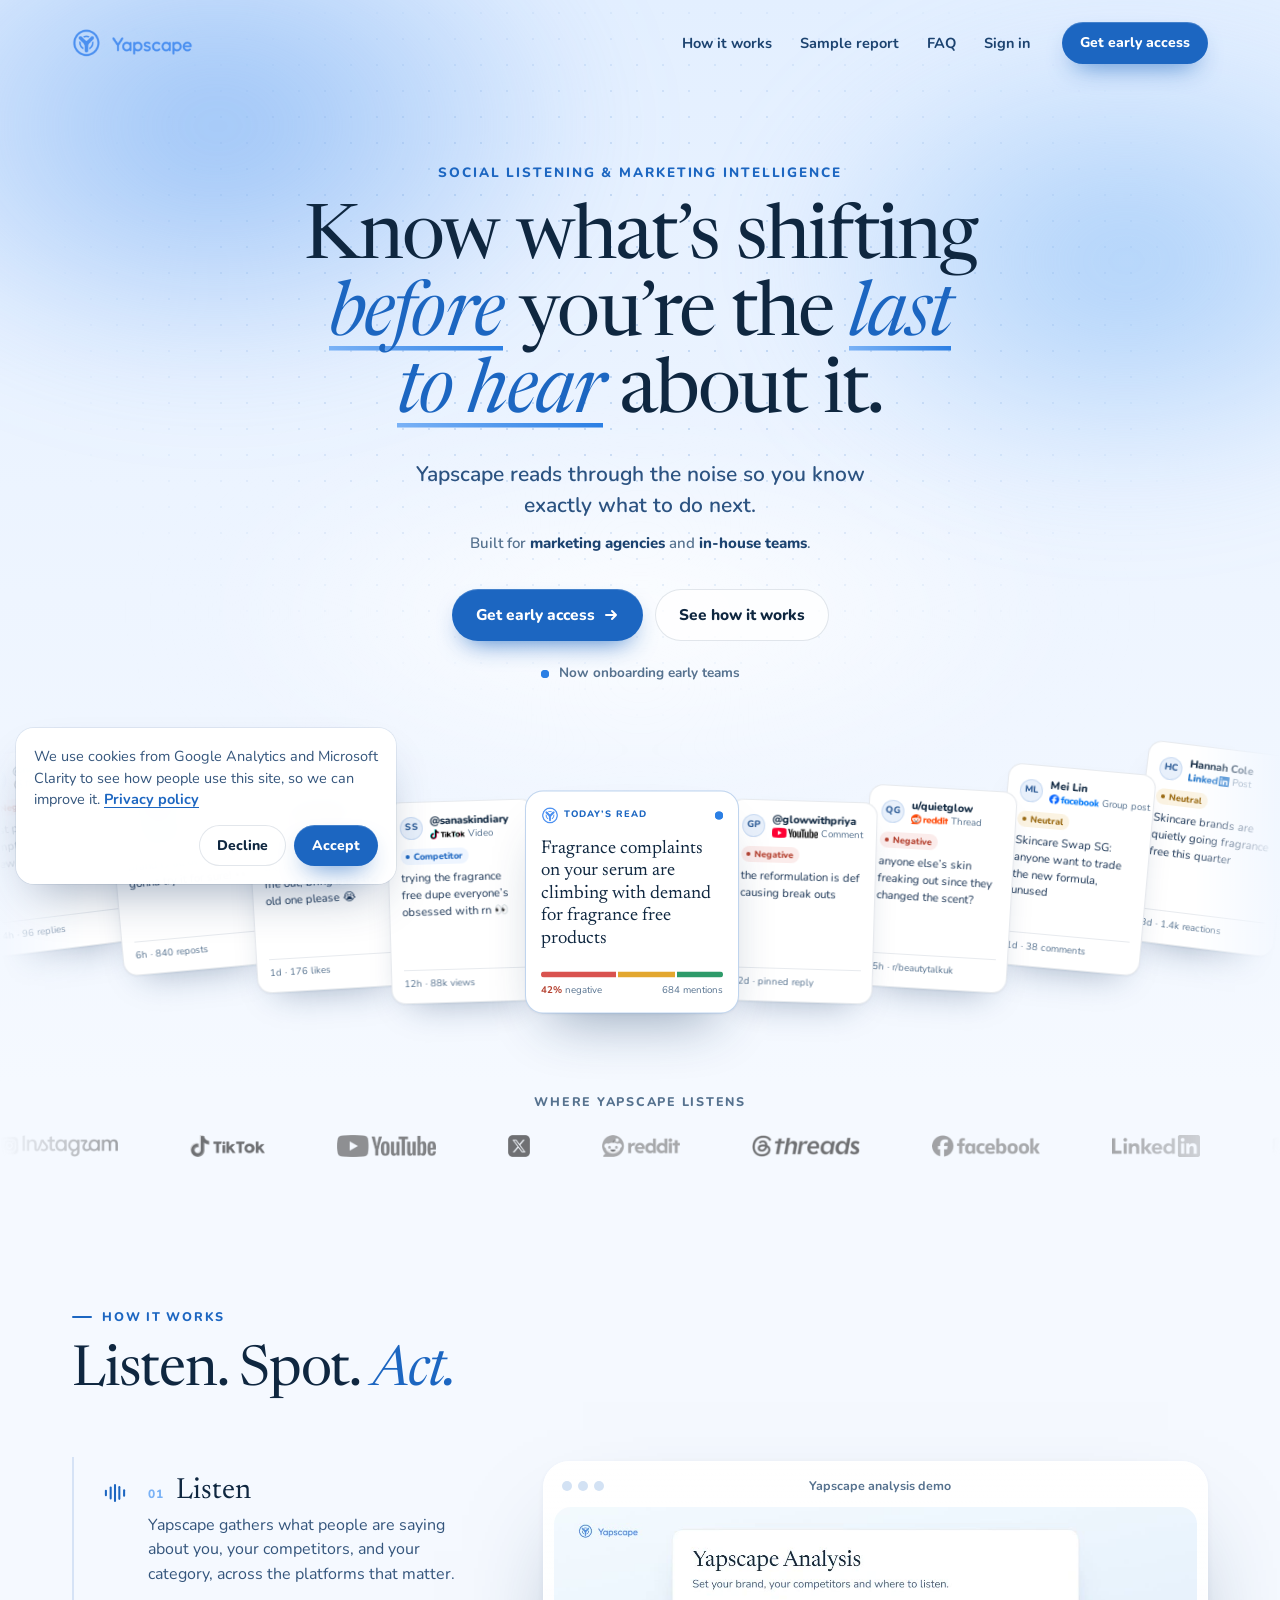
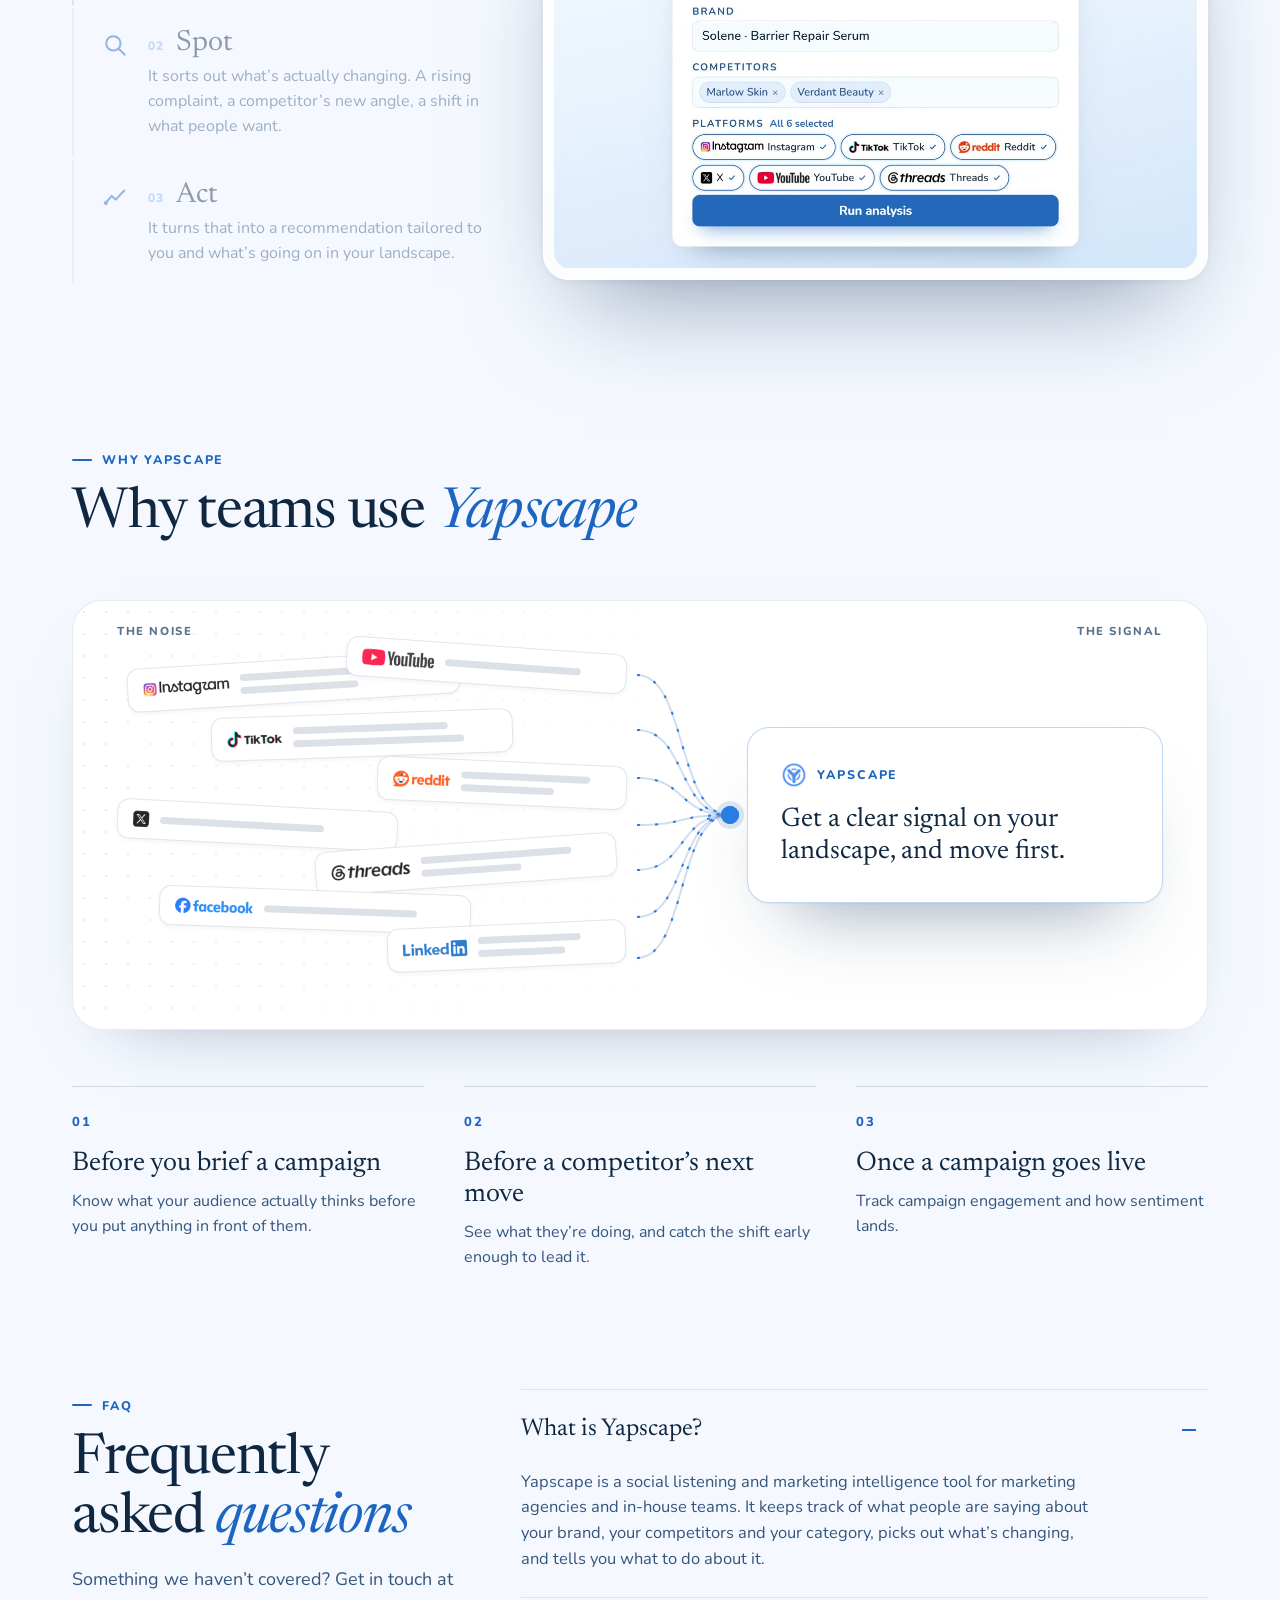
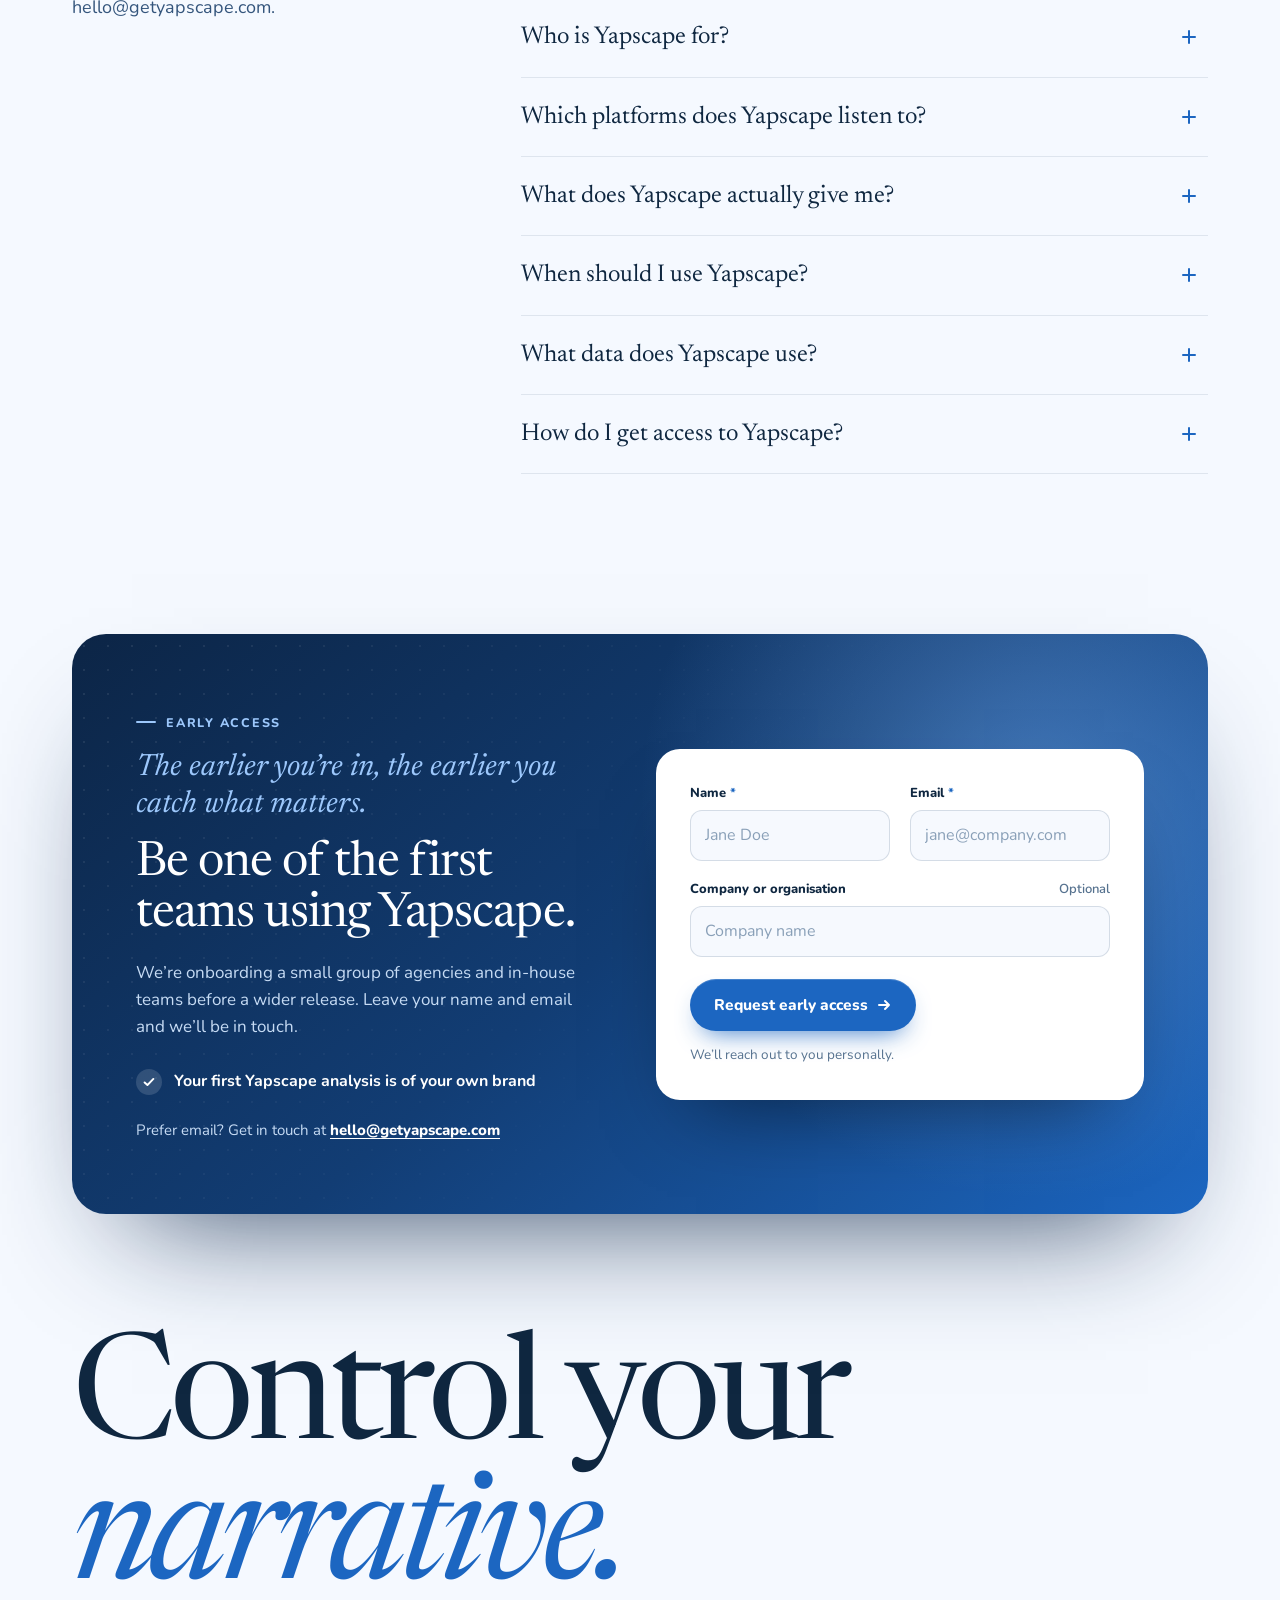
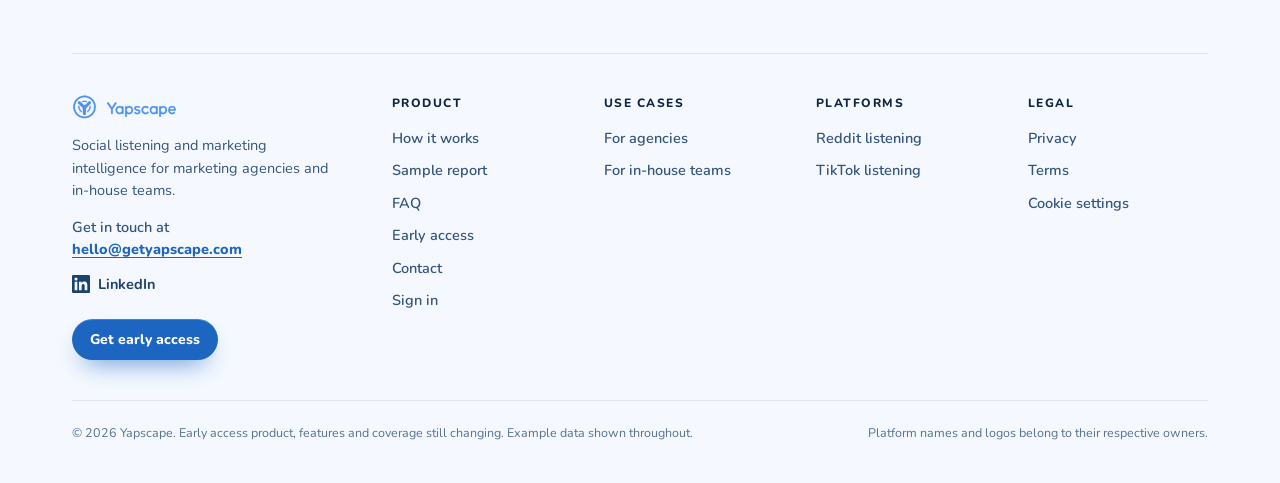
<file: index.html>
<!DOCTYPE html>
<html lang="en">
<head>
  <!-- Consent Mode: no analytics cookies until the visitor accepts in the cookie banner -->
  <script>
    window.dataLayer = window.dataLayer || [];
    function gtag(){dataLayer.push(arguments);}
    gtag('consent', 'default', { analytics_storage: 'denied', ad_storage: 'denied', ad_user_data: 'denied', ad_personalization: 'denied' });
    try { if (localStorage.getItem('yap-cookie-consent') === 'granted') gtag('consent', 'update', { analytics_storage: 'granted' }); } catch (e) {}
  </script>
  <!-- Google tag (gtag.js) -->
  <script async src="https://www.googletagmanager.com/gtag/js?id=G-P0SG9B8C4T"></script>
  <script>
    window.dataLayer = window.dataLayer || [];
    function gtag(){dataLayer.push(arguments);}
    gtag('js', new Date());

    gtag('config', 'G-P0SG9B8C4T');
  </script>
  <meta charset="utf-8">
  <meta name="viewport" content="width=device-width, initial-scale=1">
  <title>Yapscape | Social Listening &amp; Marketing Intelligence</title>
  <meta name="description" content="Social listening and marketing intelligence for agencies and in-house teams. Track what's said about you, your competitors and your category, then move first.">
  <meta name="robots" content="index, follow, max-image-preview:large, max-snippet:-1, max-video-preview:-1">
  <link rel="canonical" href="https://www.getyapscape.com/">
  <meta name="google-site-verification" content="Jd_1UCs0hb_qt66xPRyd9cFn1f5ehVW6y4m48noruRE" />
  <link rel="alternate" type="text/plain" href="/llms.txt" title="LLM summary">
  <link rel="icon" href="/favicon.ico" sizes="any">
  <link rel="icon" type="image/png" sizes="192x192" href="/favicon.png">
  <link rel="apple-touch-icon" href="/favicon.png">
  <meta name="theme-color" content="#1c66c1">
  <meta property="og:type" content="website">
  <meta property="og:site_name" content="Yapscape">
  <meta property="og:locale" content="en_US">
  <meta property="og:url" content="https://www.getyapscape.com/">
  <meta property="og:title" content="Yapscape | Social Listening &amp; Marketing Intelligence">
  <meta property="og:description" content="Social listening and marketing intelligence for agencies and in-house teams. Track what's said about you, your competitors and your category, then move first.">
  <meta property="og:image" content="https://www.getyapscape.com/og-hero.png">
  <meta property="og:image:width" content="1200">
  <meta property="og:image:height" content="630">
  <meta property="og:image:alt" content="Yapscape hero: Know what’s shifting before you’re the last to hear about it.">
  <meta name="twitter:card" content="summary_large_image">
  <meta name="twitter:title" content="Yapscape | Social Listening &amp; Marketing Intelligence">
  <meta name="twitter:description" content="Social listening and marketing intelligence for agencies and in-house teams. Track what's said about you, your competitors and your category, then move first.">
  <meta name="twitter:image" content="https://www.getyapscape.com/og-hero.png">
  <meta name="twitter:image:alt" content="Yapscape hero: Know what’s shifting before you’re the last to hear about it.">
  <link rel="preload" href="/assets/fonts/newsreader.woff2" as="font" type="font/woff2" crossorigin>
  <link rel="preload" href="/assets/fonts/nunito.woff2" as="font" type="font/woff2" crossorigin>
  <link rel="preload" href="/assets/fonts/newsreader-italic.woff2" as="font" type="font/woff2" crossorigin>
  <script>document.documentElement.className = 'js';</script>
  <script type="application/ld+json">
  {
    "@context": "https://schema.org",
    "@graph": [
      {
        "@type": "Organization",
        "@id": "https://www.getyapscape.com/#org",
        "name": "Yapscape",
        "url": "https://www.getyapscape.com/",
        "logo": "https://www.getyapscape.com/favicon.png",
        "description": "Social listening and marketing intelligence for marketing agencies and in-house teams.",
        "email": "hello@getyapscape.com",
        "sameAs": ["https://www.linkedin.com/company/yapscape/"],
        "contactPoint": { "@type": "ContactPoint", "contactType": "customer support", "email": "hello@getyapscape.com" }
      },
      {
        "@type": "WebSite",
        "@id": "https://www.getyapscape.com/#website",
        "url": "https://www.getyapscape.com/",
        "name": "Yapscape",
        "publisher": { "@id": "https://www.getyapscape.com/#org" },
        "inLanguage": "en"
      },
      {
        "@type": "SoftwareApplication",
        "@id": "https://www.getyapscape.com/#app",
        "name": "Yapscape",
        "url": "https://www.getyapscape.com/",
        "applicationCategory": "BusinessApplication",
        "applicationSubCategory": "Social listening and marketing intelligence",
        "operatingSystem": "Web",
        "description": "Yapscape gathers what people are saying about your brand, your competitors and your category across social platforms, spots what is actually changing, and turns it into a recommendation tailored to you.",
        "audience": { "@type": "BusinessAudience", "audienceType": "Marketing agencies, in-house marketing teams, founders and social media managers" },
        "featureList": [
          "Social listening across Instagram, TikTok, YouTube, X, Reddit, Threads, Facebook and LinkedIn",
          "Tracking of brand, competitor and category conversations",
          "Detection of rising complaints, competitor angles and shifts in demand",
          "Sentiment and campaign engagement tracking",
          "Tailored recommendations on what to do next"
        ],
        "publisher": { "@id": "https://www.getyapscape.com/#org" }
      },
      {
        "@type": "VideoObject",
        "name": "Yapscape analysis demo",
        "description": "A Yapscape analysis of a skincare brand: listening across platforms, spotting what is changing, and turning it into a recommendation.",
        "thumbnailUrl": "https://www.getyapscape.com/assets/demo-poster.jpg",
        "contentUrl": "https://www.getyapscape.com/yapscape-demo-loop.mp4",
        "uploadDate": "2026-10-06",
        "duration": "PT36S"
      },
      {
        "@type": "FAQPage",
        "@id": "https://www.getyapscape.com/#faq",
        "mainEntity": [
          { "@type": "Question", "name": "What is Yapscape?", "acceptedAnswer": { "@type": "Answer", "text": "Yapscape is a social listening and marketing intelligence tool for marketing agencies and in-house teams. It keeps track of what people are saying about your brand, your competitors and your category, picks out what’s changing, and tells you what to do about it." } },
          { "@type": "Question", "name": "Who is Yapscape for?", "acceptedAnswer": { "@type": "Answer", "text": "Marketing agencies and in-house teams. In practice that’s usually founders, strategists and social media managers: the people who need to know what their audience thinks before they brief a campaign, post or reply. Read more about how it works for agencies and for in-house teams." } },
          { "@type": "Question", "name": "Which platforms does Yapscape listen to?", "acceptedAnswer": { "@type": "Answer", "text": "Instagram, TikTok, YouTube, X, Reddit, Threads, Facebook and LinkedIn. Coverage differs a little between platforms while we’re in early access. There’s more detail on Reddit listening and TikTok listening." } },
          { "@type": "Question", "name": "What does Yapscape actually give me?", "acceptedAnswer": { "@type": "Answer", "text": "Instead of another feed to scroll, you get a short read on what’s going on, along with what we’d suggest doing next. For example: “Fragrance complaints on your serum are climbing with demand for fragrance free products.”" } },
          { "@type": "Question", "name": "When should I use Yapscape?", "acceptedAnswer": { "@type": "Answer", "text": "Most teams use it at three points: before briefing a campaign, when a competitor tries something new, and once a campaign is live and they want to see how people are reacting." } },
          { "@type": "Question", "name": "What data does Yapscape use?", "acceptedAnswer": { "@type": "Answer", "text": "Only publicly available posts, comments and reviews. We don’t buy private data and we never sell what we collect." } },
          { "@type": "Question", "name": "How do I get access to Yapscape?", "acceptedAnswer": { "@type": "Answer", "text": "We’re in limited early access right now. Request access and we’ll get in touch with you directly. We start with a Yapscape analysis of your own brand." } }
        ]
      }
    ]
  }
  </script>
  <link rel="stylesheet" href="/assets/site.css">
</head>
<body>
  <a class="skip" href="#main">Skip to content</a>

  <header class="nav" id="nav">
    <nav class="nav-bar" aria-label="Main">
      <a class="logo" href="/" aria-label="Yapscape home"><img src="/assets/logo.png" alt="Yapscape" width="340" height="84"></a>
      <div class="nav-links">
        <a href="/#how-it-works">How it works</a>
        <a href="/sample-report/">Sample report</a>
        <a href="/#faq">FAQ</a>
        <a href="https://app.getyapscape.com/">Sign in</a>
        <a class="btn btn-primary btn-sm" href="/early-access/">Get early access</a>
      </div>
      <button class="menu-btn" type="button" aria-label="Open menu" aria-expanded="false" aria-controls="menu"><span></span><span></span><span></span></button>
    </nav>
    <div class="menu" id="menu" hidden>
      <a href="/#how-it-works">How it works</a>
      <a href="/sample-report/">Sample report</a>
      <a href="/#faq">FAQ</a>
      <a href="https://app.getyapscape.com/">Sign in</a>
      <a class="btn btn-primary" href="/early-access/">Get early access</a>
    </div>
  </header>

  <main id="main">
    <section class="hero">
      <div class="hero-bg" aria-hidden="true"><div class="blob b1"></div><div class="blob b2"></div><div class="blob b3"></div></div>
      <div class="wrap">
        <h1>
          <span class="h1-kicker in-0">Social listening &amp; marketing intelligence<span class="sr-only">:</span></span>
          <span class="w" style="--i:0">Know</span> <span class="w" style="--i:1">what’s</span> <span class="w" style="--i:2">shifting</span>
          <em><span class="w" style="--i:3">before</span></em> <span class="w" style="--i:4">you’re</span> <span class="w" style="--i:5">the</span>
          <em><span class="w" style="--i:6">last</span> <span class="w" style="--i:7">to</span> <span class="w" style="--i:8">hear</span></em>
          <span class="w" style="--i:9">about</span> <span class="w" style="--i:10">it.</span>
        </h1>
        <p class="lede in-1">Yapscape reads through the noise so you know exactly what to do next.</p>
        <p class="sub in-2">Built for <strong>marketing agencies</strong> and <strong>in-house teams</strong>.</p>
        <div class="cta-row in-3">
          <a class="btn btn-primary" href="#early-access">Get early access <svg width="16" height="16" viewBox="0 0 16 16" fill="none" stroke="currentColor" stroke-width="2" stroke-linecap="round" stroke-linejoin="round" aria-hidden="true"><path d="M3 8h10M9 4l4 4-4 4"/></svg></a>
          <a class="btn btn-ghost" href="#how-it-works">See how it works</a>
        </div>
        <p class="onboarding in-3"><span class="dot"></span>Now onboarding early teams</p>
      </div>

      <div class="fan" aria-label="Example posts Yapscape reads, and the read it produces">
        <div class="card" style="--r:-7deg;--y:-.4;--z:6;--k:4">
          <div class="post-head"><span class="av" aria-hidden="true">NS</span><span class="who"><b>@noor.skin</b><span class="plat"><img src="/assets/logos/threads.png" alt="Threads" width="236" height="48">Post</span></span></div>
          <span class="stag neg">Negative</span>
          <p class="txt">just posted my empties, skipping the new formula fr</p>
          <p class="meta">4h · 96 replies</p>
        </div>
        <div class="card" style="--r:-5.2deg;--y:-.26;--z:7;--k:3">
          <div class="post-head"><span class="av" aria-hidden="true">DD</span><span class="who"><b>@dermdiaries</b><span class="plat"><img src="/assets/logos/x.png" alt="X" width="48" height="48">Post</span></span></div>
          <span class="stag cmp">Competitor</span>
          <p class="txt">this other fragrance free brand is all over my fyp gonna try it for sure! 👀</p>
          <p class="meta">6h · 840 reposts</p>
        </div>
        <div class="card" style="--r:-3.4deg;--y:-.13;--z:8;--k:2">
          <div class="post-head"><span class="av" aria-hidden="true">MJ</span><span class="who"><b>@mirabel.jo</b><span class="plat"><img src="/assets/logos/instagram.png" alt="Instagram" width="258" height="48">Comment</span></span></div>
          <span class="stag neg">Negative</span>
          <p class="txt">the new formula broke me out, bring back the old one please 😭</p>
          <p class="meta">1d · 176 likes</p>
        </div>
        <div class="card" style="--r:-1.7deg;--y:-.044;--z:9;--k:1">
          <div class="post-head"><span class="av" aria-hidden="true">SS</span><span class="who"><b>@sanaskindiary</b><span class="plat"><img src="/assets/logos/tiktok.png" alt="TikTok" width="164" height="48">Video</span></span></div>
          <span class="stag cmp">Competitor</span>
          <p class="txt">trying the fragrance free dupe everyone’s obsessed with rn 👀</p>
          <p class="meta">12h · 88k views</p>
        </div>
        <div class="card card-yap" style="--r:0deg;--y:-.044;--z:20;--k:0">
          <div class="yap-head"><img src="/assets/mark.png" alt="" width="64" height="64">Today’s read<span class="dot"></span></div>
          <p class="txt">Fragrance complaints on your serum are climbing with demand for fragrance free products</p>
          <div class="senti" role="img" aria-label="Sentiment: 42% negative, 32% neutral, 26% positive"><i style="--w:42%;--c:#d9534f"></i><i style="--w:32%;--c:#e3a72f"></i><i style="--w:26%;--c:#2e9b6a"></i></div>
          <p class="yap-foot"><span><b>42%</b> negative</span><span>684 mentions</span></p>
        </div>
        <div class="card" style="--r:1.7deg;--y:-.044;--z:9;--k:1">
          <div class="post-head"><span class="av" aria-hidden="true">GP</span><span class="who"><b>@glowwithpriya</b><span class="plat"><img src="/assets/logos/youtube.png" alt="YouTube" width="215" height="48">Comment</span></span></div>
          <span class="stag neg">Negative</span>
          <p class="txt">the reformulation is def causing break outs</p>
          <p class="meta">2d · pinned reply</p>
        </div>
        <div class="card" style="--r:3.4deg;--y:-.13;--z:8;--k:2">
          <div class="post-head"><span class="av" aria-hidden="true">QG</span><span class="who"><b>u/quietglow</b><span class="plat"><img src="/assets/logos/reddit.png" alt="Reddit" width="171" height="48">Thread</span></span></div>
          <span class="stag neg">Negative</span>
          <p class="txt">anyone else’s skin freaking out since they changed the scent?</p>
          <p class="meta">5h · r/beautytalkuk</p>
        </div>
        <div class="card" style="--r:5.2deg;--y:-.26;--z:7;--k:3">
          <div class="post-head"><span class="av" aria-hidden="true">ML</span><span class="who"><b>Mei Lin</b><span class="plat"><img src="/assets/logos/facebook.png" alt="Facebook" width="234" height="48">Group post</span></span></div>
          <span class="stag neu">Neutral</span>
          <p class="txt">Skincare Swap SG: anyone want to trade the new formula, unused</p>
          <p class="meta">1d · 38 comments</p>
        </div>
        <div class="card" style="--r:7deg;--y:-.4;--z:6;--k:4">
          <div class="post-head"><span class="av" aria-hidden="true">HC</span><span class="who"><b>Hannah Cole</b><span class="plat"><img src="/assets/logos/linkedin.png" alt="LinkedIn" width="192" height="48">Post</span></span></div>
          <span class="stag neu">Neutral</span>
          <p class="txt">Skincare brands are quietly going fragrance free this quarter</p>
          <p class="meta">3d · 1.4k reactions</p>
        </div>
      </div>
      <div class="fan-dots" aria-hidden="true"></div>
    </section>

    <section class="platforms" aria-label="Platforms">
      <p class="kicker">Where Yapscape listens</p>
      <div class="marquee">
        <div class="marquee-track">
          <ul>
            <li><img src="/assets/logos/instagram.png" width="258" height="48" alt="Instagram" loading="lazy"></li>
            <li><img src="/assets/logos/tiktok.png" width="164" height="48" alt="TikTok" loading="lazy"></li>
            <li><img src="/assets/logos/youtube.png" width="215" height="48" alt="YouTube" loading="lazy"></li>
            <li><img src="/assets/logos/x.png" width="48" height="48" alt="X" loading="lazy"></li>
            <li><img src="/assets/logos/reddit.png" width="171" height="48" alt="Reddit" loading="lazy"></li>
            <li><img src="/assets/logos/threads.png" width="236" height="48" alt="Threads" loading="lazy"></li>
            <li><img src="/assets/logos/facebook.png" width="234" height="48" alt="Facebook" loading="lazy"></li>
            <li><img src="/assets/logos/linkedin.png" width="192" height="48" alt="LinkedIn" loading="lazy"></li>
          </ul>
          <ul aria-hidden="true">
            <li><img src="/assets/logos/instagram.png" width="258" height="48" alt="" loading="lazy"></li>
            <li><img src="/assets/logos/tiktok.png" width="164" height="48" alt="" loading="lazy"></li>
            <li><img src="/assets/logos/youtube.png" width="215" height="48" alt="" loading="lazy"></li>
            <li><img src="/assets/logos/x.png" width="48" height="48" alt="" loading="lazy"></li>
            <li><img src="/assets/logos/reddit.png" width="171" height="48" alt="" loading="lazy"></li>
            <li><img src="/assets/logos/threads.png" width="236" height="48" alt="" loading="lazy"></li>
            <li><img src="/assets/logos/facebook.png" width="234" height="48" alt="" loading="lazy"></li>
            <li><img src="/assets/logos/linkedin.png" width="192" height="48" alt="" loading="lazy"></li>
          </ul>
        </div>
      </div>
    </section>

    <section class="section" id="how-it-works">
      <div class="wrap">
        <div class="section-head" data-reveal>
          <span class="eyebrow">How it works</span>
          <h2 class="h2">Listen. Spot. <em>Act.</em></h2>
        </div>
        <div class="how-grid">
          <ol class="steps" data-reveal style="--d:100ms">
            <li>
              <button class="step active" type="button" aria-label="Play step 1: Listen">
                <span class="step-icon" aria-hidden="true"><svg width="26" height="26" viewBox="0 0 24 24" fill="none" stroke="currentColor" stroke-width="1.9" stroke-linecap="round"><path d="M3.6 10v4" style="animation:wave 1.5s ease-in-out 0ms infinite;transform-box:fill-box;transform-origin:center"/><path d="M8 7v10" style="animation:wave 1.5s ease-in-out 190ms infinite;transform-box:fill-box;transform-origin:center"/><path d="M12 4.6v14.8" style="animation:wave 1.5s ease-in-out 80ms infinite;transform-box:fill-box;transform-origin:center"/><path d="M16 6.6v10.8" style="animation:wave 1.5s ease-in-out 310ms infinite;transform-box:fill-box;transform-origin:center"/><path d="M20.4 9.4v5.2" style="animation:wave 1.5s ease-in-out 440ms infinite;transform-box:fill-box;transform-origin:center"/></svg></span>
                <h3><small>01</small>Listen</h3>
                <p>Yapscape gathers what people are saying about you, your competitors, and your category, across the platforms that matter.</p>
                <span class="bar"><i></i></span>
              </button>
            </li>
            <li>
              <button class="step" type="button" aria-label="Play step 2: Spot">
                <span class="step-icon" aria-hidden="true"><svg width="26" height="26" viewBox="0 0 24 24" fill="none" stroke="currentColor" stroke-width="1.9" stroke-linecap="round" stroke-linejoin="round"><g style="animation:sweep 4s ease-in-out infinite;transform-box:fill-box;transform-origin:center"><circle cx="10.5" cy="10.5" r="6.6"/><path d="M15.4 15.4 21 21"/></g></svg></span>
                <h3><small>02</small>Spot</h3>
                <p>It sorts out what’s actually changing. A rising complaint, a competitor’s new angle, a shift in what people want.</p>
                <span class="bar"><i></i></span>
              </button>
            </li>
            <li>
              <button class="step" type="button" aria-label="Play step 3: Act">
                <span class="step-icon" aria-hidden="true"><svg width="26" height="26" viewBox="0 0 24 24" fill="none" stroke="currentColor" stroke-width="1.9" stroke-linecap="round" stroke-linejoin="round"><path d="M3.5 17.5 9 11l3.6 3.4L20.5 6"/><circle cx="0" cy="0" r="1.9" fill="currentColor" stroke="none" style="offset-path:path('M3.5 17.5 9 11l3.6 3.4L20.5 6');animation:travel 3.4s ease-in-out infinite"/></svg></span>
                <h3><small>03</small>Act</h3>
                <p>It turns that into a recommendation tailored to you and what’s going on in your landscape.</p>
                <span class="bar"><i></i></span>
              </button>
            </li>
          </ol>
          <div class="demo" data-reveal style="--d:200ms">
            <div class="demo-chrome" aria-hidden="true"><i></i><i></i><i></i><span>Yapscape analysis demo</span></div>
            <video muted loop playsinline preload="none" poster="/assets/demo-poster.jpg" aria-label="Yapscape analysis demo" src="/yapscape-demo-loop.mp4"></video>
          </div>
        </div>
      </div>
    </section>

    <section class="section" id="why" style="padding-top:40px">
      <div class="wrap">
        <div class="section-head" data-reveal>
          <span class="eyebrow">Why Yapscape</span>
          <h2 class="h2">Why teams use <em>Yapscape</em></h2>
        </div>

        <div class="signal-panel" data-reveal style="--d:100ms" aria-hidden="true">
          <span class="tag" style="left:44px">The noise</span>
          <span class="tag tag-signal" style="right:44px">The signal</span>
          <div class="pile">
            <div class="post" style="--x:2%;--t:4%;--w:64%;--r:-3.5deg;--n:0"><img src="/assets/logos/instagram.png" width="258" height="48" alt=""><div class="lines"><i style="width:88%"></i><i style="width:58%"></i></div></div>
            <div class="post" style="--x:44%;--t:0%;--w:54%;--r:4deg;--n:1"><img src="/assets/logos/youtube.png" width="215" height="48" alt=""><div class="lines"><i style="width:82%"></i></div></div>
            <div class="post" style="--x:18%;--t:20%;--w:58%;--r:-2deg;--n:2"><img src="/assets/logos/tiktok.png" width="164" height="48" alt=""><div class="lines"><i style="width:76%"></i><i style="width:84%"></i></div></div>
            <div class="post" style="--x:50%;--t:34%;--w:48%;--r:2.5deg;--n:3"><img src="/assets/logos/reddit.png" width="171" height="48" alt=""><div class="lines"><i style="width:86%"></i><i style="width:62%"></i></div></div>
            <div class="post" style="--x:0%;--t:47%;--w:54%;--r:3deg;--n:4"><img src="/assets/logos/x.png" width="48" height="48" alt=""><div class="lines"><i style="width:74%"></i></div></div>
            <div class="post" style="--x:38%;--t:58%;--w:58%;--r:-4deg;--n:5"><img src="/assets/logos/threads.png" width="236" height="48" alt=""><div class="lines"><i style="width:84%"></i><i style="width:56%"></i></div></div>
            <div class="post" style="--x:8%;--t:72%;--w:60%;--r:2deg;--n:6"><img src="/assets/logos/facebook.png" width="234" height="48" alt=""><div class="lines"><i style="width:80%"></i></div></div>
            <div class="post" style="--x:52%;--t:82%;--w:46%;--r:-2.5deg;--n:7"><img src="/assets/logos/linkedin.png" width="192" height="48" alt=""><div class="lines"><i style="width:78%"></i><i style="width:66%"></i></div></div>
          </div>
          <div class="funnel">
            <svg viewBox="0 0 110 340" preserveAspectRatio="none" fill="none" stroke-width="2">
              <g class="base"><path vector-effect="non-scaling-stroke" d="M0 30 C 50 30 40 170 92 170"/><path vector-effect="non-scaling-stroke" d="M0 85 C 50 85 40 170 92 170"/><path vector-effect="non-scaling-stroke" d="M0 133 C 50 133 40 170 92 170"/><path vector-effect="non-scaling-stroke" d="M0 180 C 50 180 40 170 92 170"/><path vector-effect="non-scaling-stroke" d="M0 225 C 50 225 40 170 92 170"/><path vector-effect="non-scaling-stroke" d="M0 272 C 50 272 40 170 92 170"/><path vector-effect="non-scaling-stroke" d="M0 313 C 50 313 40 170 92 170"/></g>
              <g class="flow"><path vector-effect="non-scaling-stroke" d="M0 30 C 50 30 40 170 92 170"/><path vector-effect="non-scaling-stroke" d="M0 85 C 50 85 40 170 92 170" style="animation-delay:-.4s"/><path vector-effect="non-scaling-stroke" d="M0 133 C 50 133 40 170 92 170" style="animation-delay:-.9s"/><path vector-effect="non-scaling-stroke" d="M0 180 C 50 180 40 170 92 170" style="animation-delay:-.2s"/><path vector-effect="non-scaling-stroke" d="M0 225 C 50 225 40 170 92 170" style="animation-delay:-.7s"/><path vector-effect="non-scaling-stroke" d="M0 272 C 50 272 40 170 92 170" style="animation-delay:-1.1s"/><path vector-effect="non-scaling-stroke" d="M0 313 C 50 313 40 170 92 170" style="animation-delay:-.5s"/></g>
            </svg>
            <span class="node"></span>
          </div>
          <div class="signal">
            <div class="signal-head"><img src="/assets/mark.png" alt="" width="64" height="64" loading="lazy">Yapscape</div>
            <p>Get a clear signal on your landscape, and move first.</p>
          </div>
        </div>

        <div class="moments">
          <div data-reveal style="--d:0ms">
            <article class="moment">
              <span class="moment-num">01</span>
              <h3>Before you brief a campaign</h3>
              <p>Know what your audience actually thinks before you put anything in front of them.</p>
            </article>
          </div>
          <div data-reveal style="--d:120ms">
            <article class="moment">
              <span class="moment-num">02</span>
              <h3>Before a competitor’s next move</h3>
              <p>See what they’re doing, and catch the shift early enough to lead it.</p>
            </article>
          </div>
          <div data-reveal style="--d:240ms">
            <article class="moment">
              <span class="moment-num">03</span>
              <h3>Once a campaign goes live</h3>
              <p>Track campaign engagement and how sentiment lands.</p>
            </article>
          </div>
        </div>
      </div>
    </section>

    <section class="section faq" id="faq" style="padding-top:0">
      <div class="wrap faq-grid">
        <div class="section-head" data-reveal>
          <span class="eyebrow">FAQ</span>
          <h2 class="h2">Frequently asked <em>questions</em></h2>
          <p>Something we haven’t covered? Get in touch at <a href="mailto:hello@getyapscape.com">hello@getyapscape.com</a>.</p>
        </div>
        <div class="faq-list" data-reveal style="--d:120ms">
          <details open>
            <summary>What is Yapscape?</summary>
            <p>Yapscape is a social listening and marketing intelligence tool for marketing agencies and in-house teams. It keeps track of what people are saying about your brand, your competitors and your category, picks out what’s changing, and tells you what to do about it.</p>
          </details>
          <details>
            <summary>Who is Yapscape for?</summary>
            <p>Marketing agencies and in-house teams. In practice that’s usually founders, strategists and social media managers: the people who need to know what their audience thinks before they brief a campaign, post or reply. Read more about how it works <a href="/use-cases/agencies/">for agencies</a> and <a href="/use-cases/in-house-teams/">for in-house teams</a>.</p>
          </details>
          <details>
            <summary>Which platforms does Yapscape listen to?</summary>
            <p>Instagram, TikTok, YouTube, X, Reddit, Threads, Facebook and LinkedIn. Coverage differs a little between platforms while we’re in early access. There’s more detail on <a href="/platforms/reddit/">Reddit listening</a> and <a href="/platforms/tiktok/">TikTok listening</a>.</p>
          </details>
          <details>
            <summary>What does Yapscape actually give me?</summary>
            <p>Instead of another feed to scroll, you get a short read on what’s going on, along with what we’d suggest doing next. For example: “Fragrance complaints on your serum are climbing with demand for fragrance free products.”</p>
          </details>
          <details>
            <summary>When should I use Yapscape?</summary>
            <p>Most teams use it at three points: before briefing a campaign, when a competitor tries something new, and once a campaign is live and they want to see how people are reacting.</p>
          </details>
          <details>
            <summary>What data does Yapscape use?</summary>
            <p>Only publicly available posts, comments and reviews. We don’t buy private data and we never sell what we collect.</p>
          </details>
          <details>
            <summary>How do I get access to Yapscape?</summary>
            <p>We’re in limited early access right now. <a href="/early-access/">Request access</a> and we’ll get in touch with you directly. We start with a Yapscape analysis of your own brand.</p>
          </details>
        </div>
      </div>
    </section>

    <section class="cta" id="early-access">
      <div class="wrap">
        <div class="cta-panel" data-reveal>
          <div class="cta-copy">
            <span class="eyebrow">Early access</span>
            <p class="quote">The earlier you’re in, the earlier you catch what matters.</p>
            <h2>Be one of the first teams using Yapscape.</h2>
            <p>We’re onboarding a small group of agencies and in-house teams before a wider release. Leave your name and email and we’ll be in touch.</p>
            <ul class="perks">
              <li><svg viewBox="0 0 16 16" fill="none" stroke="currentColor" stroke-width="2.2" stroke-linecap="round" stroke-linejoin="round" aria-hidden="true"><path d="m3 8.5 3.2 3L13 4.5"/></svg>Your first Yapscape analysis is of your own brand</li>
            </ul>
            <p class="cta-mail">Prefer email? Get in touch at <a href="mailto:hello@getyapscape.com">hello@getyapscape.com</a></p>
          </div>

          <form class="form" id="signup" action="https://formspree.io/f/mbgjzdnv" method="POST">
            <div class="field">
              <label for="f-name">Name <b aria-hidden="true">*</b></label>
              <input id="f-name" type="text" name="name" placeholder="Jane Doe" autocomplete="name" required aria-describedby="e-name">
              <span class="err" id="e-name" data-err="name"></span>
            </div>
            <div class="field">
              <label for="f-email">Email <b aria-hidden="true">*</b></label>
              <input id="f-email" type="email" name="email" placeholder="jane@company.com" autocomplete="email" required aria-describedby="e-email">
              <span class="err" id="e-email" data-err="email"></span>
            </div>
            <div class="field full">
              <label for="f-company">Company or organisation <span>Optional</span></label>
              <input id="f-company" type="text" name="company" placeholder="Company name" autocomplete="organization">
            </div>
            <div class="form-foot">
              <button class="btn btn-primary" type="submit">Request early access <svg width="16" height="16" viewBox="0 0 16 16" fill="none" stroke="currentColor" stroke-width="2" stroke-linecap="round" stroke-linejoin="round" aria-hidden="true"><path d="M3 8h10M9 4l4 4-4 4"/></svg></button>
              <span class="status" role="status" aria-live="polite">We’ll reach out to you personally.</span>
            </div>
            <div class="success" tabindex="-1">
              <span class="success-icon" aria-hidden="true"><svg width="32" height="32" viewBox="0 0 16 16" fill="none" stroke="currentColor" stroke-width="2" stroke-linecap="round" stroke-linejoin="round"><path d="m3 8.5 3.2 3L13 4.5"/></svg></span>
              <h3>Thank you. You’re on the list.</h3>
              <p>We look forward to speaking with you.</p>
            </div>
          </form>
        </div>
      </div>
    </section>
  </main>

  <footer class="footer">
    <div class="wrap">
      <p class="foot-big" data-reveal aria-hidden="true">Control your <em>narrative.</em></p>
      <div class="foot-grid">
        <div class="foot-brand">
          <a href="/" aria-label="Yapscape home"><img src="/assets/logo.png" alt="Yapscape" width="340" height="84" loading="lazy"></a>
          <p>Social listening and marketing intelligence for marketing agencies and in-house teams.</p>
          <p class="foot-mail">Get in touch at <a href="mailto:hello@getyapscape.com">hello@getyapscape.com</a></p>
          <a class="foot-social" href="https://www.linkedin.com/company/yapscape/" target="_blank" rel="noopener" aria-label="Yapscape on LinkedIn"><svg width="18" height="18" viewBox="0 0 24 24" fill="currentColor" aria-hidden="true"><path d="M20.45 20.45h-3.56v-5.57c0-1.33-.03-3.04-1.85-3.04-1.85 0-2.14 1.45-2.14 2.94v5.67H9.35V9h3.41v1.56h.05c.48-.9 1.64-1.85 3.37-1.85 3.6 0 4.27 2.37 4.27 5.46v6.28zM5.34 7.43a2.06 2.06 0 1 1 0-4.13 2.06 2.06 0 0 1 0 4.13zM7.12 20.45H3.56V9h3.56v11.45zM22.23 0H1.77C.79 0 0 .77 0 1.72v20.56C0 23.23.79 24 1.77 24h20.46c.98 0 1.77-.77 1.77-1.72V1.72C24 .77 23.21 0 22.23 0z"/></svg><span>LinkedIn</span></a>
          <a class="btn btn-primary btn-sm" href="/early-access/">Get early access</a>
        </div>
        <nav class="foot-col" aria-label="Product">
          <p class="foot-h">Product</p>
          <a href="/#how-it-works">How it works</a>
          <a href="/sample-report/">Sample report</a>
          <a href="/#faq">FAQ</a>
          <a href="/early-access/">Early access</a>
          <a href="/contact/">Contact</a>
          <a href="https://app.getyapscape.com/">Sign in</a>
        </nav>
        <nav class="foot-col" aria-label="Use cases">
          <p class="foot-h">Use cases</p>
          <a href="/use-cases/agencies/">For agencies</a>
          <a href="/use-cases/in-house-teams/">For in-house teams</a>
        </nav>
        <nav class="foot-col" aria-label="Platforms">
          <p class="foot-h">Platforms</p>
          <a href="/platforms/reddit/">Reddit listening</a>
          <a href="/platforms/tiktok/">TikTok listening</a>
        </nav>
        <nav class="foot-col" aria-label="Legal">
          <p class="foot-h">Legal</p>
          <a href="/privacy/">Privacy</a>
          <a href="/terms/">Terms</a>
          <button class="foot-btn" type="button" data-cookie-settings>Cookie settings</button>
        </nav>
      </div>
      <div class="foot-base">
        <p>© 2026 Yapscape. Early access product, features and coverage still changing. Example data shown throughout.</p>
        <p>Platform names and logos belong to their respective owners.</p>
      </div>
    </div>
  </footer>

  <script src="/assets/site.js" defer></script>
  <script>
  (() => {
    const reduce = matchMedia('(prefers-reduced-motion: reduce)').matches;

    // phone: the fan is a swipeable carousel; open it on the Yapscape card and keep the dots in sync
    const fan = document.querySelector('.fan');
    const cards = [...fan.children];
    const dotsBox = document.querySelector('.fan-dots');
    cards.forEach(() => dotsBox.append(document.createElement('i')));
    const dots = [...dotsBox.children];
    const centerOn = (el) => { fan.scrollLeft = el.offsetLeft + el.offsetWidth / 2 - fan.clientWidth / 2; };
    const syncDots = () => {
      const mid = fan.scrollLeft + fan.clientWidth / 2;
      let best = 0;
      cards.forEach((c, i) => { if (Math.abs(c.offsetLeft + c.offsetWidth / 2 - mid) < Math.abs(cards[best].offsetLeft + cards[best].offsetWidth / 2 - mid)) best = i; });
      dots.forEach((d, i) => d.classList.toggle('on', i === best));
    };
    fan.addEventListener('scroll', syncDots, { passive: true });
    // start on the middle (Yapscape) card whenever the carousel layout kicks in,
    // and again after load, unless the visitor has already swiped
    const phone = matchMedia('(max-width: 720px)');
    let swiped = false;
    fan.addEventListener('pointerdown', () => { swiped = true; }, { passive: true });
    fan.addEventListener('touchstart', () => { swiped = true; }, { passive: true });
    const startMiddle = () => { if (phone.matches && !swiped) centerOn(fan.querySelector('.card-yap')); syncDots(); };
    startMiddle();
    phone.addEventListener('change', () => { swiped = false; startMiddle(); });
    addEventListener('load', startMiddle);
    if (document.fonts) document.fonts.ready.then(startMiddle);

    // demo video drives the Listen / Spot / Act steps
    const v = document.querySelector('.demo video');
    const steps = [...document.querySelectorAll('.step')];
    const bounds = [0, 12.5, 26.9];
    v.addEventListener('timeupdate', () => {
      const t = v.currentTime, end = v.duration || 36.2;
      steps.forEach((s, i) => {
        const a = bounds[i], b = bounds[i + 1] || end;
        s.classList.toggle('active', t >= a && t < b);
        s.style.setProperty('--p', Math.min(1, Math.max(0, (t - a) / (b - a))));
      });
    });
    steps.forEach((s, i) => s.addEventListener('click', () => {
      const seek = () => { v.currentTime = bounds[i]; v.play().catch(() => {}); };
      // preload="none": a seek before metadata loads is dropped, so wait for it
      if (v.readyState) seek(); else { v.addEventListener('loadedmetadata', seek, { once: true }); v.load(); }
    }));
    if (reduce) v.controls = true;
    else new IntersectionObserver(([e]) => { e.isIntersecting ? v.play().catch(() => {}) : v.pause(); }, { threshold: 0.25 }).observe(v);

    // early access form -> Formspree
    const form = document.getElementById('signup');
    const status = form.querySelector('.status');
    const btn = form.querySelector('button[type="submit"]');
    form.noValidate = true;
    const setErr = (name, msg) => {
      form.querySelector('[data-err="' + name + '"]').textContent = msg;
      form.elements[name].toggleAttribute('aria-invalid', !!msg);
    };
    form.addEventListener('input', (e) => {
      const t = e.target;
      if (t.name === 'name' || t.name === 'email') setErr(t.name, '');
    });
    form.addEventListener('submit', async (e) => {
      e.preventDefault();
      if (btn.disabled) return;
      const data = new FormData(form);
      [...data].forEach(([k, val]) => data.set(k, val.trim()));
      const name = data.get('name'), email = data.get('email');
      setErr('name', name ? '' : 'We’ll need your name to say hello.');
      setErr('email', !email ? 'Where should we send your invite?' : /^[^@\s]+@[^@\s]+\.[^@\s]+$/.test(email) ? '' : 'That address looks incomplete.');
      const bad = form.querySelector('[aria-invalid]');
      if (bad) { bad.focus(); return; }
      btn.disabled = true;
      status.className = 'status';
      status.textContent = 'Sending…';
      try {
        const res = await fetch(form.action, { method: 'POST', headers: { Accept: 'application/json' }, body: data });
        if (!res.ok) throw new Error('bad status');
        form.reset();
        form.classList.add('sent');
        form.querySelector('.success').focus();
        celebrate();
      } catch (_) {
        status.className = 'status error';
        status.textContent = 'Something went wrong sending that. Please try again, or email us at hello@getyapscape.com.';
      } finally {
        btn.disabled = false;
      }
    });

    function celebrate() {
      if (reduce) return;
      const wrap = document.createElement('div');
      wrap.className = 'confetti';
      wrap.setAttribute('aria-hidden', 'true');
      const colors = ['#4a8ff0', '#1c66c1', '#9cc7fb', '#ffffff', '#d8e9ff', '#2b7fe4'];
      for (let i = 0; i < 80; i++) {
        const b = document.createElement('i');
        const w = 6 + Math.random() * 5;
        b.style.cssText = 'left:' + Math.random() * 100 + 'vw;width:' + w + 'px;height:' + (Math.random() > 0.5 ? w * 2 : w) + 'px;background:' + colors[i % colors.length] +
          ';animation-duration:' + (2.6 + Math.random() * 2.2) + 's;animation-delay:' + Math.random() * 0.8 + 's;--x:' + (Math.random() - 0.5) * 160 + 'px;--r:' + (360 + Math.random() * 540) + 'deg';
        wrap.append(b);
      }
      document.body.append(wrap);
      setTimeout(() => wrap.remove(), 6000);
    }
  })();
  </script>
</body>
</html>
</file>
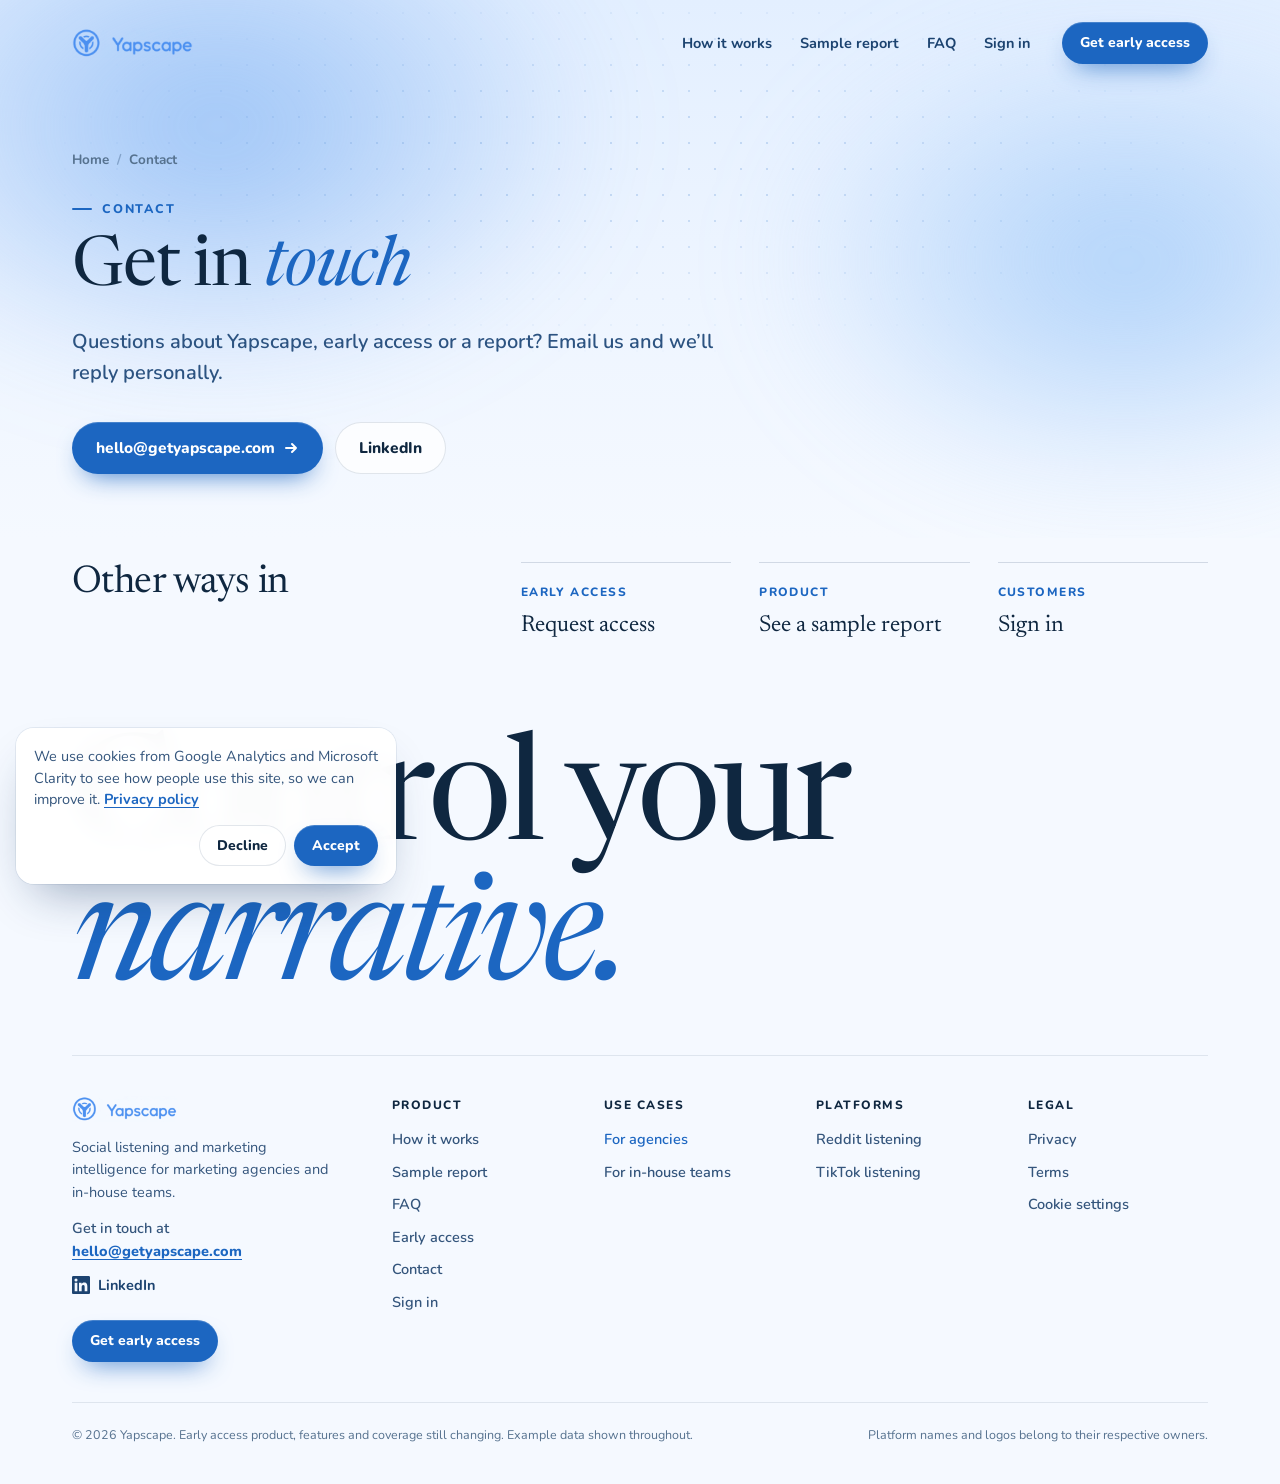
<file: contact/index.html>
<!DOCTYPE html>
<html lang="en">
<head>
  <!-- Consent Mode: no analytics cookies until the visitor accepts in the cookie banner -->
  <script>
    window.dataLayer = window.dataLayer || [];
    function gtag(){dataLayer.push(arguments);}
    gtag('consent', 'default', { analytics_storage: 'denied', ad_storage: 'denied', ad_user_data: 'denied', ad_personalization: 'denied' });
    try { if (localStorage.getItem('yap-cookie-consent') === 'granted') gtag('consent', 'update', { analytics_storage: 'granted' }); } catch (e) {}
  </script>
  <!-- Google tag (gtag.js) -->
  <script async src="https://www.googletagmanager.com/gtag/js?id=G-P0SG9B8C4T"></script>
  <script>
    window.dataLayer = window.dataLayer || [];
    function gtag(){dataLayer.push(arguments);}
    gtag('js', new Date());

    gtag('config', 'G-P0SG9B8C4T');
  </script>
  <meta charset="utf-8">
  <meta name="viewport" content="width=device-width, initial-scale=1">
  <title>Contact | Yapscape</title>
  <meta name="description" content="Contact Yapscape: email hello@getyapscape.com, follow us on LinkedIn, or request early access.">
  <meta name="robots" content="index, follow, max-image-preview:large, max-snippet:-1">
  <link rel="canonical" href="https://www.getyapscape.com/contact/">
  <link rel="icon" href="/favicon.ico" sizes="any">
  <link rel="icon" type="image/png" sizes="192x192" href="/favicon.png">
  <link rel="apple-touch-icon" href="/favicon.png">
  <meta name="theme-color" content="#1c66c1">
  <meta property="og:type" content="website">
  <meta property="og:site_name" content="Yapscape">
  <meta property="og:locale" content="en_US">
  <meta property="og:url" content="https://www.getyapscape.com/contact/">
  <meta property="og:title" content="Contact | Yapscape">
  <meta property="og:description" content="Contact Yapscape: email hello@getyapscape.com, follow us on LinkedIn, or request early access.">
  <meta property="og:image" content="https://www.getyapscape.com/og-hero.png">
  <meta property="og:image:width" content="1200">
  <meta property="og:image:height" content="630">
  <meta name="twitter:card" content="summary_large_image">
  <meta name="twitter:title" content="Contact | Yapscape">
  <meta name="twitter:description" content="Contact Yapscape: email hello@getyapscape.com, follow us on LinkedIn, or request early access.">
  <meta name="twitter:image" content="https://www.getyapscape.com/og-hero.png">
  <link rel="preload" href="/assets/fonts/newsreader.woff2" as="font" type="font/woff2" crossorigin>
  <link rel="preload" href="/assets/fonts/nunito.woff2" as="font" type="font/woff2" crossorigin>
  <script>document.documentElement.className = 'js';</script>
  <script type="application/ld+json">
  {
    "@context": "https://schema.org",
    "@graph": [
      {"@type": "WebPage", "@id": "https://www.getyapscape.com/contact/#page", "url": "https://www.getyapscape.com/contact/", "name": "Contact | Yapscape", "description": "Contact Yapscape: email hello@getyapscape.com, follow us on LinkedIn, or request early access.", "inLanguage": "en", "dateModified": "2026-10-30",
       "isPartOf": {"@id": "https://www.getyapscape.com/#website"}, "about": {"@id": "https://www.getyapscape.com/#org"}, "breadcrumb": {"@id": "https://www.getyapscape.com/contact/#breadcrumb"}},
      {"@type": "BreadcrumbList", "@id": "https://www.getyapscape.com/contact/#breadcrumb", "itemListElement": [
        {"@type": "ListItem", "position": 1, "name": "Home", "item": "https://www.getyapscape.com/"},
        {"@type": "ListItem", "position": 2, "name": "Contact", "item": "https://www.getyapscape.com/contact/"}]}
    ]
  }
  </script>
  <link rel="stylesheet" href="/assets/site.css">
</head>
<body>
  <a class="skip" href="#main">Skip to content</a>

  <header class="nav" id="nav">
    <nav class="nav-bar" aria-label="Main">
      <a class="logo" href="/" aria-label="Yapscape home"><img src="/assets/logo.png" alt="Yapscape" width="340" height="84"></a>
      <div class="nav-links">
        <a href="/#how-it-works">How it works</a>
        <a href="/sample-report/">Sample report</a>
        <a href="/#faq">FAQ</a>
        <a href="https://app.getyapscape.com/">Sign in</a>
        <a class="btn btn-primary btn-sm" href="/early-access/">Get early access</a>
      </div>
      <button class="menu-btn" type="button" aria-label="Open menu" aria-expanded="false" aria-controls="menu"><span></span><span></span><span></span></button>
    </nav>
    <div class="menu" id="menu" hidden>
      <a href="/#how-it-works">How it works</a>
      <a href="/sample-report/">Sample report</a>
      <a href="/#faq">FAQ</a>
      <a href="https://app.getyapscape.com/">Sign in</a>
      <a class="btn btn-primary" href="/early-access/">Get early access</a>
    </div>
  </header>

  <main id="main">
    <section class="page-hero">
      <div class="hero-bg" aria-hidden="true"><div class="blob b1"></div><div class="blob b2"></div></div>
      <div class="wrap">
        <nav aria-label="Breadcrumb"><ol class="crumbs"><li><a href="/">Home</a></li><li aria-current="page">Contact</li></ol></nav>
        <span class="eyebrow">Contact</span>
        <h1 class="page-title">Get in <em>touch</em></h1>
        <p class="page-lede">Questions about Yapscape, early access or a report? Email us and we’ll reply personally.</p>
        <div class="cta-row">
          <a class="btn btn-primary" href="mailto:hello@getyapscape.com">hello@getyapscape.com <svg width="16" height="16" viewBox="0 0 16 16" fill="none" stroke="currentColor" stroke-width="2" stroke-linecap="round" stroke-linejoin="round" aria-hidden="true"><path d="M3 8h10M9 4l4 4-4 4"/></svg></a>
          <a class="btn btn-ghost" href="https://www.linkedin.com/company/yapscape/" target="_blank" rel="noopener">LinkedIn</a>
        </div>
      </div>
    </section>
    <div class="wrap article">
      <section class="block" data-reveal>
        <h2>Other ways in</h2>
        <div class="related">
            <a href="/early-access/"><small>Early access</small><strong>Request access</strong></a>
            <a href="/sample-report/"><small>Product</small><strong>See a sample report</strong></a>
            <a href="https://app.getyapscape.com/"><small>Customers</small><strong>Sign in</strong></a>
        </div>
      </section>
    </div>
  </main>

  <footer class="footer">
    <div class="wrap">
      <p class="foot-big" data-reveal aria-hidden="true">Control your <em>narrative.</em></p>
      <div class="foot-grid">
        <div class="foot-brand">
          <a href="/" aria-label="Yapscape home"><img src="/assets/logo.png" alt="Yapscape" width="340" height="84" loading="lazy"></a>
          <p>Social listening and marketing intelligence for marketing agencies and in-house teams.</p>
          <p class="foot-mail">Get in touch at <a href="mailto:hello@getyapscape.com">hello@getyapscape.com</a></p>
          <a class="foot-social" href="https://www.linkedin.com/company/yapscape/" target="_blank" rel="noopener" aria-label="Yapscape on LinkedIn"><svg width="18" height="18" viewBox="0 0 24 24" fill="currentColor" aria-hidden="true"><path d="M20.45 20.45h-3.56v-5.57c0-1.33-.03-3.04-1.85-3.04-1.85 0-2.14 1.45-2.14 2.94v5.67H9.35V9h3.41v1.56h.05c.48-.9 1.64-1.85 3.37-1.85 3.6 0 4.27 2.37 4.27 5.46v6.28zM5.34 7.43a2.06 2.06 0 1 1 0-4.13 2.06 2.06 0 0 1 0 4.13zM7.12 20.45H3.56V9h3.56v11.45zM22.23 0H1.77C.79 0 0 .77 0 1.72v20.56C0 23.23.79 24 1.77 24h20.46c.98 0 1.77-.77 1.77-1.72V1.72C24 .77 23.21 0 22.23 0z"/></svg><span>LinkedIn</span></a>
          <a class="btn btn-primary btn-sm" href="/early-access/">Get early access</a>
        </div>
        <nav class="foot-col" aria-label="Product">
          <p class="foot-h">Product</p>
          <a href="/#how-it-works">How it works</a>
          <a href="/sample-report/">Sample report</a>
          <a href="/#faq">FAQ</a>
          <a href="/early-access/">Early access</a>
          <a href="/contact/">Contact</a>
          <a href="https://app.getyapscape.com/">Sign in</a>
        </nav>
        <nav class="foot-col" aria-label="Use cases">
          <p class="foot-h">Use cases</p>
          <a href="/use-cases/agencies/" aria-current="page">For agencies</a>
          <a href="/use-cases/in-house-teams/">For in-house teams</a>
        </nav>
        <nav class="foot-col" aria-label="Platforms">
          <p class="foot-h">Platforms</p>
          <a href="/platforms/reddit/">Reddit listening</a>
          <a href="/platforms/tiktok/">TikTok listening</a>
        </nav>
        <nav class="foot-col" aria-label="Legal">
          <p class="foot-h">Legal</p>
          <a href="/privacy/">Privacy</a>
          <a href="/terms/">Terms</a>
          <button class="foot-btn" type="button" data-cookie-settings>Cookie settings</button>
        </nav>
      </div>
      <div class="foot-base">
        <p>© 2026 Yapscape. Early access product, features and coverage still changing. Example data shown throughout.</p>
        <p>Platform names and logos belong to their respective owners.</p>
      </div>
    </div>
  </footer>

  <script src="/assets/site.js" defer></script>
</body>
</html>
</file>
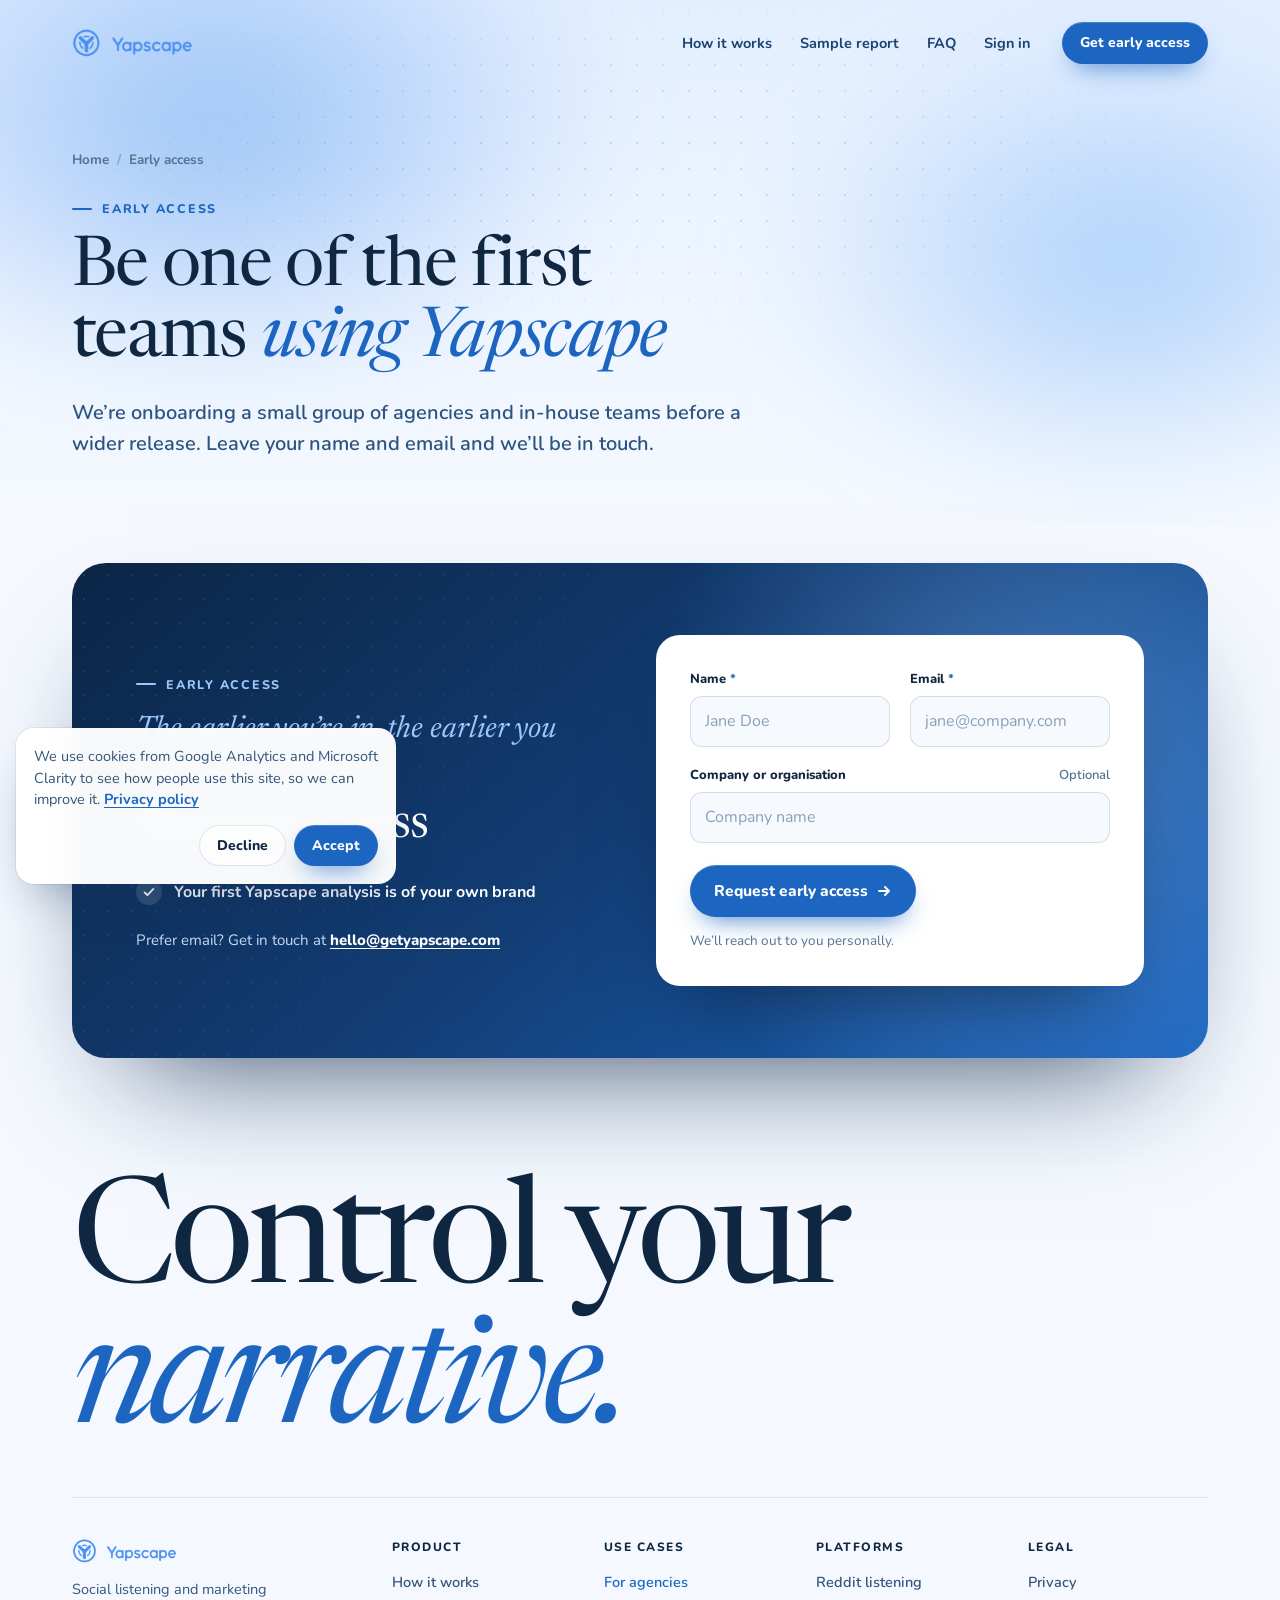
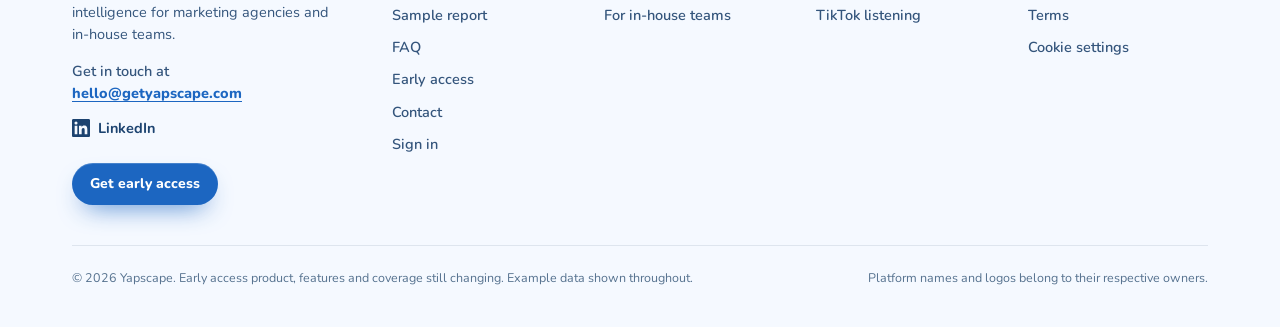
<file: early-access/index.html>
<!DOCTYPE html>
<html lang="en">
<head>
  <!-- Consent Mode: no analytics cookies until the visitor accepts in the cookie banner -->
  <script>
    window.dataLayer = window.dataLayer || [];
    function gtag(){dataLayer.push(arguments);}
    gtag('consent', 'default', { analytics_storage: 'denied', ad_storage: 'denied', ad_user_data: 'denied', ad_personalization: 'denied' });
    try { if (localStorage.getItem('yap-cookie-consent') === 'granted') gtag('consent', 'update', { analytics_storage: 'granted' }); } catch (e) {}
  </script>
  <!-- Google tag (gtag.js) -->
  <script async src="https://www.googletagmanager.com/gtag/js?id=G-P0SG9B8C4T"></script>
  <script>
    window.dataLayer = window.dataLayer || [];
    function gtag(){dataLayer.push(arguments);}
    gtag('js', new Date());

    gtag('config', 'G-P0SG9B8C4T');
  </script>
  <meta charset="utf-8">
  <meta name="viewport" content="width=device-width, initial-scale=1">
  <title>Get Early Access | Yapscape</title>
  <meta name="description" content="Request early access to Yapscape, social listening and marketing intelligence for agencies and in-house teams. Your first analysis is of your own brand.">
  <meta name="robots" content="index, follow, max-image-preview:large, max-snippet:-1">
  <link rel="canonical" href="https://www.getyapscape.com/early-access/">
  <link rel="icon" href="/favicon.ico" sizes="any">
  <link rel="icon" type="image/png" sizes="192x192" href="/favicon.png">
  <link rel="apple-touch-icon" href="/favicon.png">
  <meta name="theme-color" content="#1c66c1">
  <meta property="og:type" content="website">
  <meta property="og:site_name" content="Yapscape">
  <meta property="og:locale" content="en_US">
  <meta property="og:url" content="https://www.getyapscape.com/early-access/">
  <meta property="og:title" content="Get Early Access | Yapscape">
  <meta property="og:description" content="Request early access to Yapscape, social listening and marketing intelligence for agencies and in-house teams. Your first analysis is of your own brand.">
  <meta property="og:image" content="https://www.getyapscape.com/og-hero.png">
  <meta property="og:image:width" content="1200">
  <meta property="og:image:height" content="630">
  <meta name="twitter:card" content="summary_large_image">
  <meta name="twitter:title" content="Get Early Access | Yapscape">
  <meta name="twitter:description" content="Request early access to Yapscape, social listening and marketing intelligence for agencies and in-house teams. Your first analysis is of your own brand.">
  <meta name="twitter:image" content="https://www.getyapscape.com/og-hero.png">
  <link rel="preload" href="/assets/fonts/newsreader.woff2" as="font" type="font/woff2" crossorigin>
  <link rel="preload" href="/assets/fonts/nunito.woff2" as="font" type="font/woff2" crossorigin>
  <script>document.documentElement.className = 'js';</script>
  <script type="application/ld+json">
  {
    "@context": "https://schema.org",
    "@graph": [
      {"@type": "WebPage", "@id": "https://www.getyapscape.com/early-access/#page", "url": "https://www.getyapscape.com/early-access/", "name": "Get Early Access | Yapscape", "description": "Request early access to Yapscape, social listening and marketing intelligence for agencies and in-house teams. Your first analysis is of your own brand.", "inLanguage": "en", "dateModified": "2026-10-30",
       "isPartOf": {"@id": "https://www.getyapscape.com/#website"}, "about": {"@id": "https://www.getyapscape.com/#org"}, "breadcrumb": {"@id": "https://www.getyapscape.com/early-access/#breadcrumb"}},
      {"@type": "BreadcrumbList", "@id": "https://www.getyapscape.com/early-access/#breadcrumb", "itemListElement": [
        {"@type": "ListItem", "position": 1, "name": "Home", "item": "https://www.getyapscape.com/"},
        {"@type": "ListItem", "position": 2, "name": "Early access", "item": "https://www.getyapscape.com/early-access/"}]}
    ]
  }
  </script>
  <link rel="stylesheet" href="/assets/site.css">
</head>
<body>
  <a class="skip" href="#main">Skip to content</a>

  <header class="nav" id="nav">
    <nav class="nav-bar" aria-label="Main">
      <a class="logo" href="/" aria-label="Yapscape home"><img src="/assets/logo.png" alt="Yapscape" width="340" height="84"></a>
      <div class="nav-links">
        <a href="/#how-it-works">How it works</a>
        <a href="/sample-report/">Sample report</a>
        <a href="/#faq">FAQ</a>
        <a href="https://app.getyapscape.com/">Sign in</a>
        <a class="btn btn-primary btn-sm" href="/early-access/">Get early access</a>
      </div>
      <button class="menu-btn" type="button" aria-label="Open menu" aria-expanded="false" aria-controls="menu"><span></span><span></span><span></span></button>
    </nav>
    <div class="menu" id="menu" hidden>
      <a href="/#how-it-works">How it works</a>
      <a href="/sample-report/">Sample report</a>
      <a href="/#faq">FAQ</a>
      <a href="https://app.getyapscape.com/">Sign in</a>
      <a class="btn btn-primary" href="/early-access/">Get early access</a>
    </div>
  </header>

  <main id="main">
    <section class="page-hero">
      <div class="hero-bg" aria-hidden="true"><div class="blob b1"></div><div class="blob b2"></div></div>
      <div class="wrap">
        <nav aria-label="Breadcrumb"><ol class="crumbs"><li><a href="/">Home</a></li><li aria-current="page">Early access</li></ol></nav>
        <span class="eyebrow">Early access</span>
        <h1 class="page-title">Be one of the first teams <em>using Yapscape</em></h1>
        <p class="page-lede">We’re onboarding a small group of agencies and in-house teams before a wider release. Leave your name and email and we’ll be in touch.</p>
      </div>
    </section>
    <section class="cta" id="early-access">
      <div class="wrap">
        <div class="cta-panel" data-reveal>
          <div class="cta-copy">
            <span class="eyebrow">Early access</span>
            <p class="quote">The earlier you’re in, the earlier you catch what matters.</p>
            <h2>Request access</h2>
            <ul class="perks">
              <li><svg viewBox="0 0 16 16" fill="none" stroke="currentColor" stroke-width="2.2" stroke-linecap="round" stroke-linejoin="round" aria-hidden="true"><path d="m3 8.5 3.2 3L13 4.5"/></svg>Your first Yapscape analysis is of your own brand</li>
            </ul>
            <p class="cta-mail">Prefer email? Get in touch at <a href="mailto:hello@getyapscape.com">hello@getyapscape.com</a></p>
          </div>

          <form class="form" id="signup" action="https://formspree.io/f/mbgjzdnv" method="POST">
            <div class="field">
              <label for="f-name">Name <b aria-hidden="true">*</b></label>
              <input id="f-name" type="text" name="name" placeholder="Jane Doe" autocomplete="name" required aria-describedby="e-name">
              <span class="err" id="e-name" data-err="name"></span>
            </div>
            <div class="field">
              <label for="f-email">Email <b aria-hidden="true">*</b></label>
              <input id="f-email" type="email" name="email" placeholder="jane@company.com" autocomplete="email" required aria-describedby="e-email">
              <span class="err" id="e-email" data-err="email"></span>
            </div>
            <div class="field full">
              <label for="f-company">Company or organisation <span>Optional</span></label>
              <input id="f-company" type="text" name="company" placeholder="Company name" autocomplete="organization">
            </div>
            <div class="form-foot">
              <button class="btn btn-primary" type="submit">Request early access <svg width="16" height="16" viewBox="0 0 16 16" fill="none" stroke="currentColor" stroke-width="2" stroke-linecap="round" stroke-linejoin="round" aria-hidden="true"><path d="M3 8h10M9 4l4 4-4 4"/></svg></button>
              <span class="status" role="status" aria-live="polite">We’ll reach out to you personally.</span>
            </div>
            <div class="success" tabindex="-1">
              <span class="success-icon" aria-hidden="true"><svg width="32" height="32" viewBox="0 0 16 16" fill="none" stroke="currentColor" stroke-width="2" stroke-linecap="round" stroke-linejoin="round"><path d="m3 8.5 3.2 3L13 4.5"/></svg></span>
              <h3>Thank you. You’re on the list.</h3>
              <p>We look forward to speaking with you.</p>
            </div>
          </form>
        </div>
      </div>
    </section>
  </main>

  <footer class="footer">
    <div class="wrap">
      <p class="foot-big" data-reveal aria-hidden="true">Control your <em>narrative.</em></p>
      <div class="foot-grid">
        <div class="foot-brand">
          <a href="/" aria-label="Yapscape home"><img src="/assets/logo.png" alt="Yapscape" width="340" height="84" loading="lazy"></a>
          <p>Social listening and marketing intelligence for marketing agencies and in-house teams.</p>
          <p class="foot-mail">Get in touch at <a href="mailto:hello@getyapscape.com">hello@getyapscape.com</a></p>
          <a class="foot-social" href="https://www.linkedin.com/company/yapscape/" target="_blank" rel="noopener" aria-label="Yapscape on LinkedIn"><svg width="18" height="18" viewBox="0 0 24 24" fill="currentColor" aria-hidden="true"><path d="M20.45 20.45h-3.56v-5.57c0-1.33-.03-3.04-1.85-3.04-1.85 0-2.14 1.45-2.14 2.94v5.67H9.35V9h3.41v1.56h.05c.48-.9 1.64-1.85 3.37-1.85 3.6 0 4.27 2.37 4.27 5.46v6.28zM5.34 7.43a2.06 2.06 0 1 1 0-4.13 2.06 2.06 0 0 1 0 4.13zM7.12 20.45H3.56V9h3.56v11.45zM22.23 0H1.77C.79 0 0 .77 0 1.72v20.56C0 23.23.79 24 1.77 24h20.46c.98 0 1.77-.77 1.77-1.72V1.72C24 .77 23.21 0 22.23 0z"/></svg><span>LinkedIn</span></a>
          <a class="btn btn-primary btn-sm" href="/early-access/">Get early access</a>
        </div>
        <nav class="foot-col" aria-label="Product">
          <p class="foot-h">Product</p>
          <a href="/#how-it-works">How it works</a>
          <a href="/sample-report/">Sample report</a>
          <a href="/#faq">FAQ</a>
          <a href="/early-access/">Early access</a>
          <a href="/contact/">Contact</a>
          <a href="https://app.getyapscape.com/">Sign in</a>
        </nav>
        <nav class="foot-col" aria-label="Use cases">
          <p class="foot-h">Use cases</p>
          <a href="/use-cases/agencies/" aria-current="page">For agencies</a>
          <a href="/use-cases/in-house-teams/">For in-house teams</a>
        </nav>
        <nav class="foot-col" aria-label="Platforms">
          <p class="foot-h">Platforms</p>
          <a href="/platforms/reddit/">Reddit listening</a>
          <a href="/platforms/tiktok/">TikTok listening</a>
        </nav>
        <nav class="foot-col" aria-label="Legal">
          <p class="foot-h">Legal</p>
          <a href="/privacy/">Privacy</a>
          <a href="/terms/">Terms</a>
          <button class="foot-btn" type="button" data-cookie-settings>Cookie settings</button>
        </nav>
      </div>
      <div class="foot-base">
        <p>© 2026 Yapscape. Early access product, features and coverage still changing. Example data shown throughout.</p>
        <p>Platform names and logos belong to their respective owners.</p>
      </div>
    </div>
  </footer>

  <script src="/assets/site.js" defer></script>
</body>
</html>
</file>
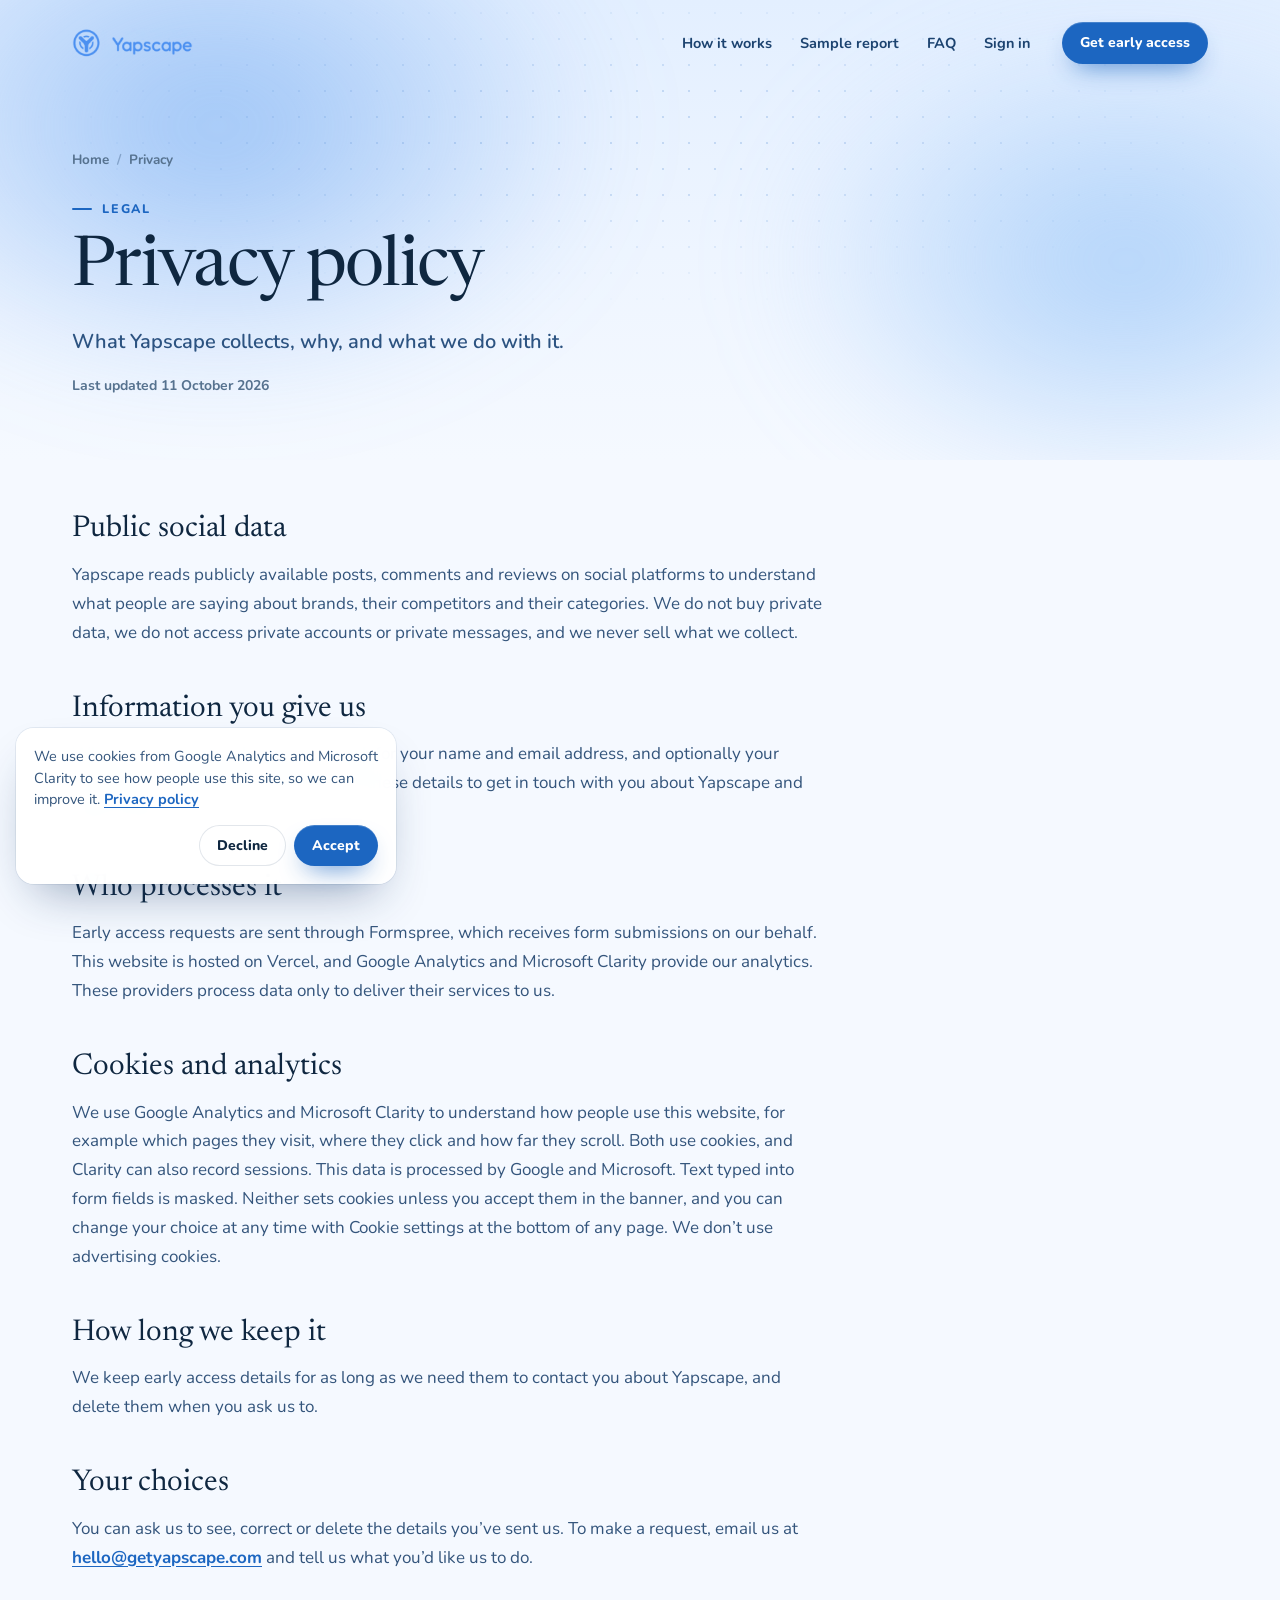
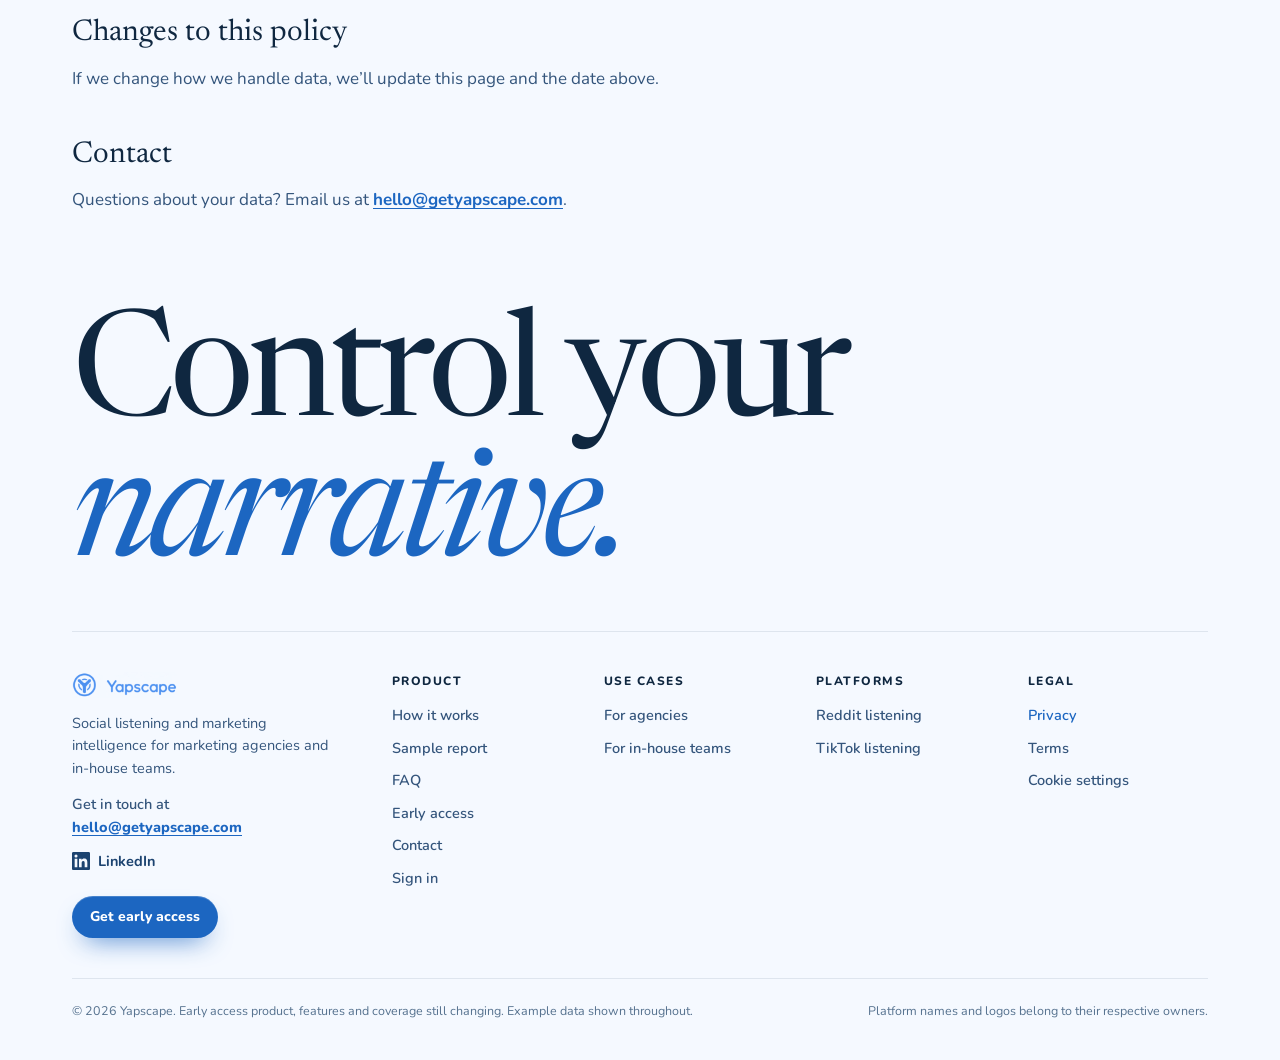
<file: privacy/index.html>
<!DOCTYPE html>
<html lang="en">
<head>
  <!-- Consent Mode: no analytics cookies until the visitor accepts in the cookie banner -->
  <script>
    window.dataLayer = window.dataLayer || [];
    function gtag(){dataLayer.push(arguments);}
    gtag('consent', 'default', { analytics_storage: 'denied', ad_storage: 'denied', ad_user_data: 'denied', ad_personalization: 'denied' });
    try { if (localStorage.getItem('yap-cookie-consent') === 'granted') gtag('consent', 'update', { analytics_storage: 'granted' }); } catch (e) {}
  </script>
  <!-- Google tag (gtag.js) -->
  <script async src="https://www.googletagmanager.com/gtag/js?id=G-P0SG9B8C4T"></script>
  <script>
    window.dataLayer = window.dataLayer || [];
    function gtag(){dataLayer.push(arguments);}
    gtag('js', new Date());

    gtag('config', 'G-P0SG9B8C4T');
  </script>
  <meta charset="utf-8">
  <meta name="viewport" content="width=device-width, initial-scale=1">
  <title>Privacy Policy | Yapscape</title>
  <meta name="description" content="How Yapscape handles public social data and the details you send through the early access form.">
  <meta name="robots" content="noindex, follow">
  <link rel="canonical" href="https://www.getyapscape.com/privacy/">
  <link rel="icon" href="/favicon.ico" sizes="any">
  <link rel="icon" type="image/png" sizes="192x192" href="/favicon.png">
  <link rel="apple-touch-icon" href="/favicon.png">
  <meta name="theme-color" content="#1c66c1">
  <meta property="og:type" content="website">
  <meta property="og:site_name" content="Yapscape">
  <meta property="og:locale" content="en_US">
  <meta property="og:url" content="https://www.getyapscape.com/privacy/">
  <meta property="og:title" content="Privacy Policy | Yapscape">
  <meta property="og:description" content="How Yapscape handles public social data and the details you send through the early access form.">
  <meta property="og:image" content="https://www.getyapscape.com/og-hero.png">
  <meta property="og:image:width" content="1200">
  <meta property="og:image:height" content="630">
  <meta name="twitter:card" content="summary_large_image">
  <meta name="twitter:title" content="Privacy Policy | Yapscape">
  <meta name="twitter:description" content="How Yapscape handles public social data and the details you send through the early access form.">
  <meta name="twitter:image" content="https://www.getyapscape.com/og-hero.png">
  <link rel="preload" href="/assets/fonts/newsreader.woff2" as="font" type="font/woff2" crossorigin>
  <link rel="preload" href="/assets/fonts/nunito.woff2" as="font" type="font/woff2" crossorigin>
  <script>document.documentElement.className = 'js';</script>
  <script type="application/ld+json">
  {
    "@context": "https://schema.org",
    "@graph": [
      {
        "@type": "WebPage",
        "@id": "https://www.getyapscape.com/privacy/#page",
        "url": "https://www.getyapscape.com/privacy/",
        "name": "Privacy Policy | Yapscape",
        "description": "How Yapscape handles public social data and the details you send through the early access form.",
        "inLanguage": "en",
        "dateModified": "2026-10-11",
        "isPartOf": {
          "@id": "https://www.getyapscape.com/#website"
        },
        "about": {
          "@id": "https://www.getyapscape.com/#org"
        },
        "breadcrumb": {
          "@id": "https://www.getyapscape.com/privacy/#breadcrumb"
        }
      },
      {
        "@type": "BreadcrumbList",
        "@id": "https://www.getyapscape.com/privacy/#breadcrumb",
        "itemListElement": [
          {
            "@type": "ListItem",
            "position": 1,
            "name": "Home",
            "item": "https://www.getyapscape.com/"
          },
          {
            "@type": "ListItem",
            "position": 2,
            "name": "Privacy",
            "item": "https://www.getyapscape.com/privacy/"
          }
        ]
      }
    ]
  }
  </script>
  <link rel="stylesheet" href="/assets/site.css">
</head>
<body>
  <a class="skip" href="#main">Skip to content</a>

  <header class="nav" id="nav">
    <nav class="nav-bar" aria-label="Main">
      <a class="logo" href="/" aria-label="Yapscape home"><img src="/assets/logo.png" alt="Yapscape" width="340" height="84"></a>
      <div class="nav-links">
        <a href="/#how-it-works">How it works</a>
        <a href="/sample-report/">Sample report</a>
        <a href="/#faq">FAQ</a>
        <a href="https://app.getyapscape.com/">Sign in</a>
        <a class="btn btn-primary btn-sm" href="/early-access/">Get early access</a>
      </div>
      <button class="menu-btn" type="button" aria-label="Open menu" aria-expanded="false" aria-controls="menu"><span></span><span></span><span></span></button>
    </nav>
    <div class="menu" id="menu" hidden>
      <a href="/#how-it-works">How it works</a>
      <a href="/sample-report/">Sample report</a>
      <a href="/#faq">FAQ</a>
      <a href="https://app.getyapscape.com/">Sign in</a>
      <a class="btn btn-primary" href="/early-access/">Get early access</a>
    </div>
  </header>

  <main id="main">
    <section class="page-hero">
      <div class="hero-bg" aria-hidden="true"><div class="blob b1"></div><div class="blob b2"></div></div>
      <div class="wrap">
        <nav aria-label="Breadcrumb"><ol class="crumbs"><li><a href="/">Home</a></li><li aria-current="page">Privacy</li></ol></nav>
        <span class="eyebrow">Legal</span>
        <h1 class="page-title">Privacy policy</h1>
        <p class="page-lede">What Yapscape collects, why, and what we do with it.</p>
        <p class="updated">Last updated 11 October 2026</p>
      </div>
    </section>
    <div class="wrap">
      <div class="legal-doc">
        <h2>Public social data</h2>
        <p>Yapscape reads publicly available posts, comments and reviews on social platforms to understand what people are saying about brands, their competitors and their categories. We do not buy private data, we do not access private accounts or private messages, and we never sell what we collect.</p>
        <h2>Information you give us</h2>
        <p>When you request early access, we ask for your name and email address, and optionally your company or organisation. We only use these details to get in touch with you about Yapscape and early access.</p>
        <h2>Who processes it</h2>
        <p>Early access requests are sent through Formspree, which receives form submissions on our behalf. This website is hosted on Vercel, and Google Analytics and Microsoft Clarity provide our analytics. These providers process data only to deliver their services to us.</p>
        <h2>Cookies and analytics</h2>
        <p>We use Google Analytics and Microsoft Clarity to understand how people use this website, for example which pages they visit, where they click and how far they scroll. Both use cookies, and Clarity can also record sessions. This data is processed by Google and Microsoft. Text typed into form fields is masked. Neither sets cookies unless you accept them in the banner, and you can change your choice at any time with Cookie settings at the bottom of any page. We don’t use advertising cookies.</p>
        <h2>How long we keep it</h2>
        <p>We keep early access details for as long as we need them to contact you about Yapscape, and delete them when you ask us to.</p>
        <h2>Your choices</h2>
        <p>You can ask us to see, correct or delete the details you’ve sent us. To make a request, email us at <a href="mailto:hello@getyapscape.com">hello@getyapscape.com</a> and tell us what you’d like us to do.</p>
        <h2>Changes to this policy</h2>
        <p>If we change how we handle data, we’ll update this page and the date above.</p>
        <h2>Contact</h2>
        <p>Questions about your data? Email us at <a href="mailto:hello@getyapscape.com">hello@getyapscape.com</a>.</p>
      </div>
    </div>

  </main>

  <footer class="footer">
    <div class="wrap">
      <p class="foot-big" data-reveal aria-hidden="true">Control your <em>narrative.</em></p>
      <div class="foot-grid">
        <div class="foot-brand">
          <a href="/" aria-label="Yapscape home"><img src="/assets/logo.png" alt="Yapscape" width="340" height="84" loading="lazy"></a>
          <p>Social listening and marketing intelligence for marketing agencies and in-house teams.</p>
          <p class="foot-mail">Get in touch at <a href="mailto:hello@getyapscape.com">hello@getyapscape.com</a></p>
          <a class="foot-social" href="https://www.linkedin.com/company/yapscape/" target="_blank" rel="noopener" aria-label="Yapscape on LinkedIn"><svg width="18" height="18" viewBox="0 0 24 24" fill="currentColor" aria-hidden="true"><path d="M20.45 20.45h-3.56v-5.57c0-1.33-.03-3.04-1.85-3.04-1.85 0-2.14 1.45-2.14 2.94v5.67H9.35V9h3.41v1.56h.05c.48-.9 1.64-1.85 3.37-1.85 3.6 0 4.27 2.37 4.27 5.46v6.28zM5.34 7.43a2.06 2.06 0 1 1 0-4.13 2.06 2.06 0 0 1 0 4.13zM7.12 20.45H3.56V9h3.56v11.45zM22.23 0H1.77C.79 0 0 .77 0 1.72v20.56C0 23.23.79 24 1.77 24h20.46c.98 0 1.77-.77 1.77-1.72V1.72C24 .77 23.21 0 22.23 0z"/></svg><span>LinkedIn</span></a>
          <a class="btn btn-primary btn-sm" href="/early-access/">Get early access</a>
        </div>
        <nav class="foot-col" aria-label="Product">
          <p class="foot-h">Product</p>
          <a href="/#how-it-works">How it works</a>
          <a href="/sample-report/">Sample report</a>
          <a href="/#faq">FAQ</a>
          <a href="/early-access/">Early access</a>
          <a href="/contact/">Contact</a>
          <a href="https://app.getyapscape.com/">Sign in</a>
        </nav>
        <nav class="foot-col" aria-label="Use cases">
          <p class="foot-h">Use cases</p>
          <a href="/use-cases/agencies/">For agencies</a>
          <a href="/use-cases/in-house-teams/">For in-house teams</a>
        </nav>
        <nav class="foot-col" aria-label="Platforms">
          <p class="foot-h">Platforms</p>
          <a href="/platforms/reddit/">Reddit listening</a>
          <a href="/platforms/tiktok/">TikTok listening</a>
        </nav>
        <nav class="foot-col" aria-label="Legal">
          <p class="foot-h">Legal</p>
          <a href="/privacy/" aria-current="page">Privacy</a>
          <a href="/terms/">Terms</a>
          <button class="foot-btn" type="button" data-cookie-settings>Cookie settings</button>
        </nav>
      </div>
      <div class="foot-base">
        <p>© 2026 Yapscape. Early access product, features and coverage still changing. Example data shown throughout.</p>
        <p>Platform names and logos belong to their respective owners.</p>
      </div>
    </div>
  </footer>

  <script src="/assets/site.js" defer></script>
</body>
</html>
</file>
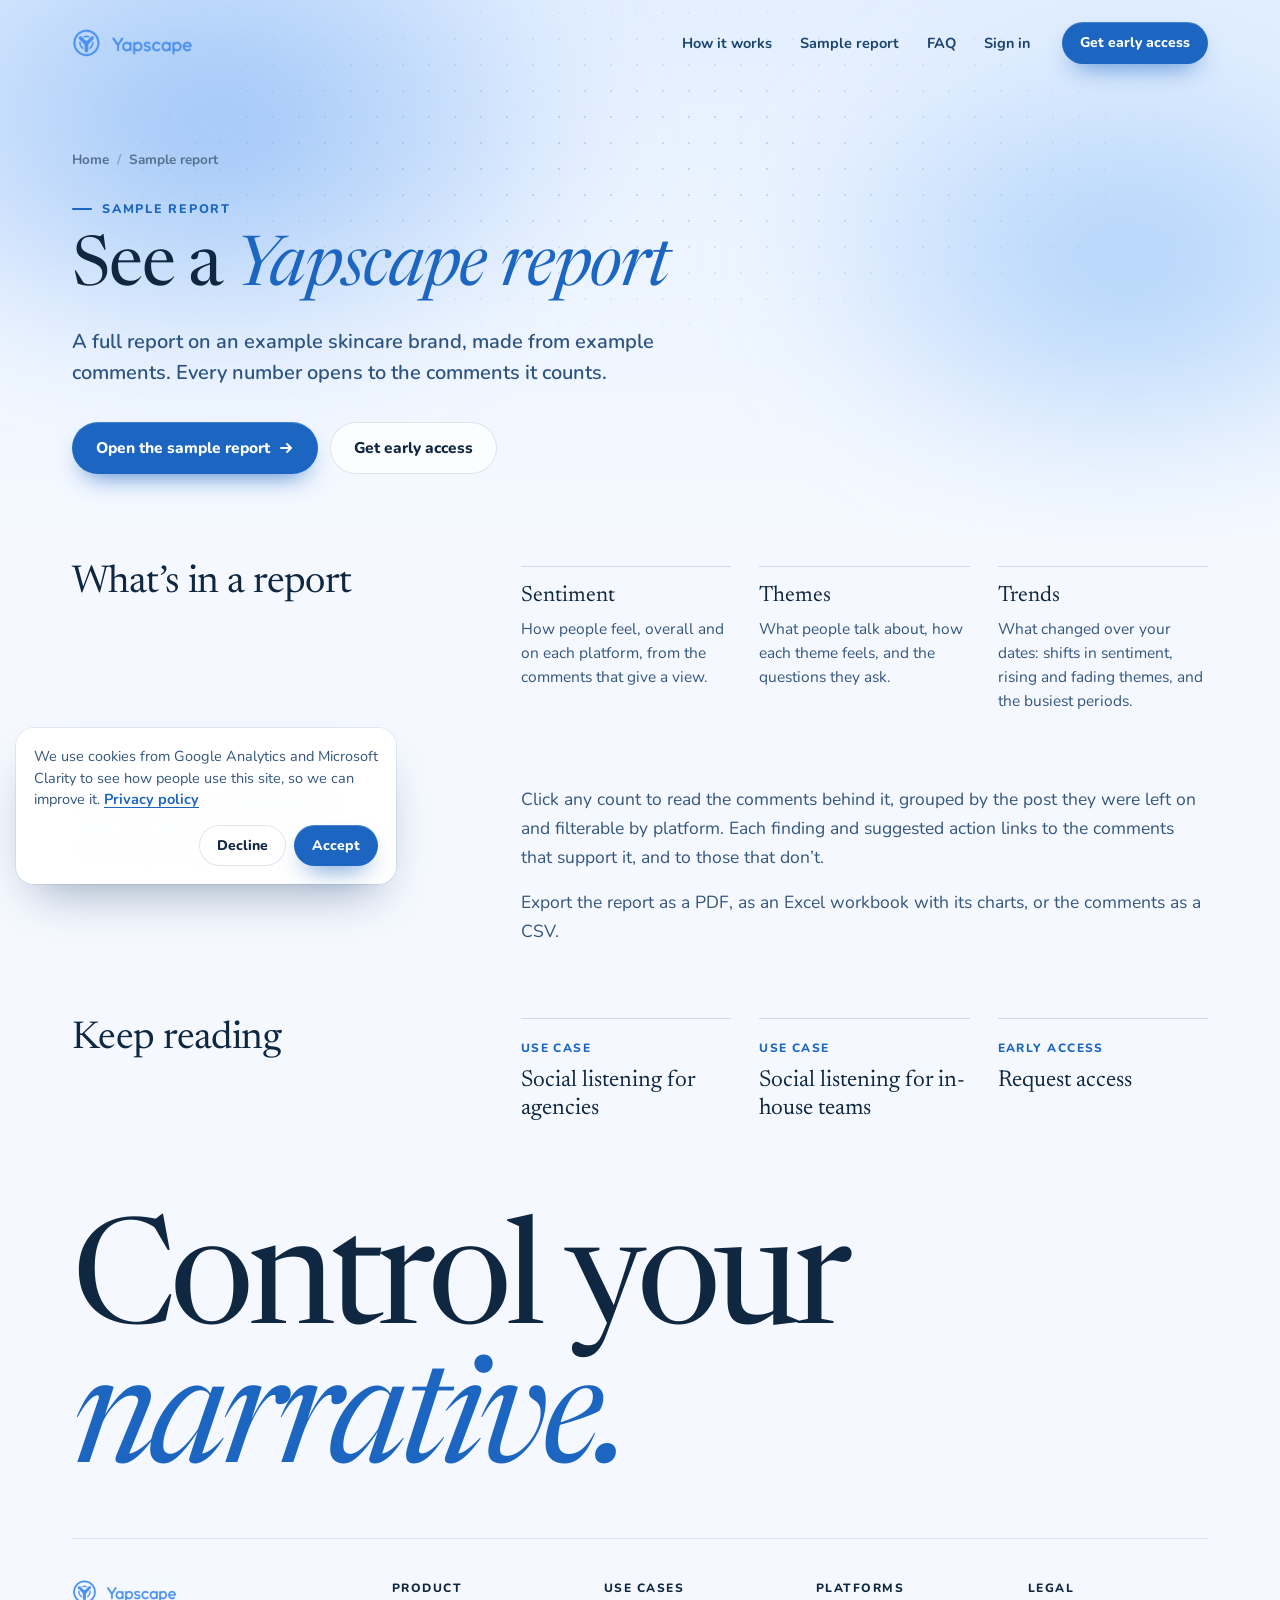
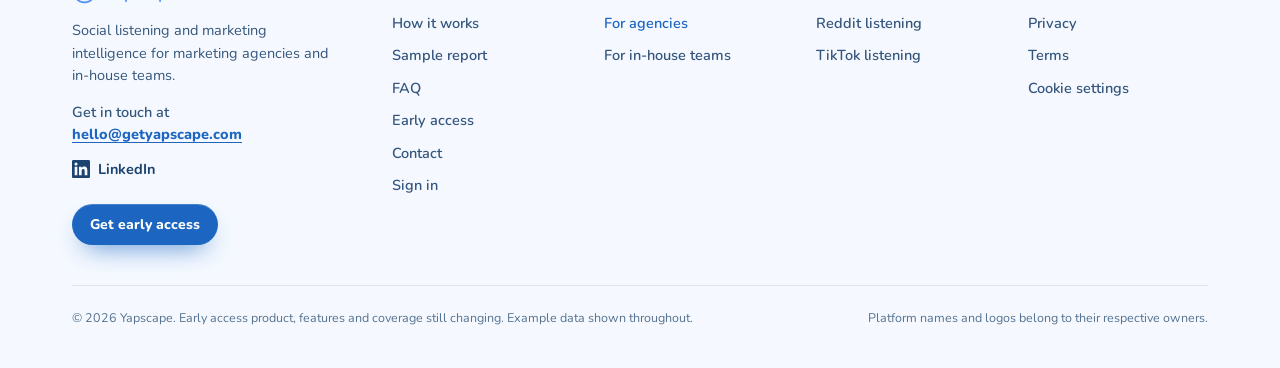
<file: sample-report/index.html>
<!DOCTYPE html>
<html lang="en">
<head>
  <!-- Consent Mode: no analytics cookies until the visitor accepts in the cookie banner -->
  <script>
    window.dataLayer = window.dataLayer || [];
    function gtag(){dataLayer.push(arguments);}
    gtag('consent', 'default', { analytics_storage: 'denied', ad_storage: 'denied', ad_user_data: 'denied', ad_personalization: 'denied' });
    try { if (localStorage.getItem('yap-cookie-consent') === 'granted') gtag('consent', 'update', { analytics_storage: 'granted' }); } catch (e) {}
  </script>
  <!-- Google tag (gtag.js) -->
  <script async src="https://www.googletagmanager.com/gtag/js?id=G-P0SG9B8C4T"></script>
  <script>
    window.dataLayer = window.dataLayer || [];
    function gtag(){dataLayer.push(arguments);}
    gtag('js', new Date());

    gtag('config', 'G-P0SG9B8C4T');
  </script>
  <meta charset="utf-8">
  <meta name="viewport" content="width=device-width, initial-scale=1">
  <title>Sample Social Listening Report | Yapscape</title>
  <meta name="description" content="See a full Yapscape report on example data: sentiment, themes, trends over time and the quoted comments behind every number, with Excel and PDF export.">
  <meta name="robots" content="index, follow, max-image-preview:large, max-snippet:-1">
  <link rel="canonical" href="https://www.getyapscape.com/sample-report/">
  <link rel="icon" href="/favicon.ico" sizes="any">
  <link rel="icon" type="image/png" sizes="192x192" href="/favicon.png">
  <link rel="apple-touch-icon" href="/favicon.png">
  <meta name="theme-color" content="#1c66c1">
  <meta property="og:type" content="website">
  <meta property="og:site_name" content="Yapscape">
  <meta property="og:locale" content="en_US">
  <meta property="og:url" content="https://www.getyapscape.com/sample-report/">
  <meta property="og:title" content="Sample Social Listening Report | Yapscape">
  <meta property="og:description" content="See a full Yapscape report on example data: sentiment, themes, trends over time and the quoted comments behind every number, with Excel and PDF export.">
  <meta property="og:image" content="https://www.getyapscape.com/og-hero.png">
  <meta property="og:image:width" content="1200">
  <meta property="og:image:height" content="630">
  <meta name="twitter:card" content="summary_large_image">
  <meta name="twitter:title" content="Sample Social Listening Report | Yapscape">
  <meta name="twitter:description" content="See a full Yapscape report on example data: sentiment, themes, trends over time and the quoted comments behind every number, with Excel and PDF export.">
  <meta name="twitter:image" content="https://www.getyapscape.com/og-hero.png">
  <link rel="preload" href="/assets/fonts/newsreader.woff2" as="font" type="font/woff2" crossorigin>
  <link rel="preload" href="/assets/fonts/nunito.woff2" as="font" type="font/woff2" crossorigin>
  <script>document.documentElement.className = 'js';</script>
  <script type="application/ld+json">
  {
    "@context": "https://schema.org",
    "@graph": [
      {"@type": "WebPage", "@id": "https://www.getyapscape.com/sample-report/#page", "url": "https://www.getyapscape.com/sample-report/", "name": "Sample Social Listening Report | Yapscape", "description": "See a full Yapscape report on example data: sentiment, themes, trends over time and the quoted comments behind every number, with Excel and PDF export.", "inLanguage": "en", "dateModified": "2026-10-30",
       "isPartOf": {"@id": "https://www.getyapscape.com/#website"}, "about": {"@id": "https://www.getyapscape.com/#org"}, "breadcrumb": {"@id": "https://www.getyapscape.com/sample-report/#breadcrumb"}},
      {"@type": "BreadcrumbList", "@id": "https://www.getyapscape.com/sample-report/#breadcrumb", "itemListElement": [
        {"@type": "ListItem", "position": 1, "name": "Home", "item": "https://www.getyapscape.com/"},
        {"@type": "ListItem", "position": 2, "name": "Sample report", "item": "https://www.getyapscape.com/sample-report/"}]}
    ]
  }
  </script>
  <link rel="stylesheet" href="/assets/site.css">
</head>
<body>
  <a class="skip" href="#main">Skip to content</a>

  <header class="nav" id="nav">
    <nav class="nav-bar" aria-label="Main">
      <a class="logo" href="/" aria-label="Yapscape home"><img src="/assets/logo.png" alt="Yapscape" width="340" height="84"></a>
      <div class="nav-links">
        <a href="/#how-it-works">How it works</a>
        <a href="/sample-report/">Sample report</a>
        <a href="/#faq">FAQ</a>
        <a href="https://app.getyapscape.com/">Sign in</a>
        <a class="btn btn-primary btn-sm" href="/early-access/">Get early access</a>
      </div>
      <button class="menu-btn" type="button" aria-label="Open menu" aria-expanded="false" aria-controls="menu"><span></span><span></span><span></span></button>
    </nav>
    <div class="menu" id="menu" hidden>
      <a href="/#how-it-works">How it works</a>
      <a href="/sample-report/">Sample report</a>
      <a href="/#faq">FAQ</a>
      <a href="https://app.getyapscape.com/">Sign in</a>
      <a class="btn btn-primary" href="/early-access/">Get early access</a>
    </div>
  </header>

  <main id="main">
    <section class="page-hero">
      <div class="hero-bg" aria-hidden="true"><div class="blob b1"></div><div class="blob b2"></div></div>
      <div class="wrap">
        <nav aria-label="Breadcrumb"><ol class="crumbs"><li><a href="/">Home</a></li><li aria-current="page">Sample report</li></ol></nav>
        <span class="eyebrow">Sample report</span>
        <h1 class="page-title">See a <em>Yapscape report</em></h1>
        <p class="page-lede">A full report on an example skincare brand, made from example comments. Every number opens to the comments it counts.</p>
        <div class="cta-row">
          <a class="btn btn-primary" href="https://app.getyapscape.com/demo">Open the sample report <svg width="16" height="16" viewBox="0 0 16 16" fill="none" stroke="currentColor" stroke-width="2" stroke-linecap="round" stroke-linejoin="round" aria-hidden="true"><path d="M3 8h10M9 4l4 4-4 4"/></svg></a>
          <a class="btn btn-ghost" href="/early-access/">Get early access</a>
        </div>
      </div>
    </section>
    <div class="wrap article">
      <section class="block" data-reveal>
        <h2>What’s in a report</h2>
        <div class="prose">
          <div class="cards3">
            <div class="mini"><h3>Sentiment</h3><p>How people feel, overall and on each platform, from the comments that give a view.</p></div>
            <div class="mini"><h3>Themes</h3><p>What people talk about, how each theme feels, and the questions they ask.</p></div>
            <div class="mini"><h3>Trends</h3><p>What changed over your dates: shifts in sentiment, rising and fading themes, and the busiest periods.</p></div>
          </div>
        </div>
      </section>
      <section class="block" data-reveal>
        <h2>Evidence behind every number</h2>
        <div class="prose">
          <p>Click any count to read the comments behind it, grouped by the post they were left on and filterable by platform. Each finding and suggested action links to the comments that support it, and to those that don’t.</p>
          <p>Export the report as a PDF, as an Excel workbook with its charts, or the comments as a CSV.</p>
        </div>
      </section>
      <section class="block" data-reveal>
        <h2>Keep reading</h2>
        <div class="related">
            <a href="/use-cases/agencies/"><small>Use case</small><strong>Social listening for agencies</strong></a>
            <a href="/use-cases/in-house-teams/"><small>Use case</small><strong>Social listening for in-house teams</strong></a>
            <a href="/early-access/"><small>Early access</small><strong>Request access</strong></a>
        </div>
      </section>
    </div>
  </main>

  <footer class="footer">
    <div class="wrap">
      <p class="foot-big" data-reveal aria-hidden="true">Control your <em>narrative.</em></p>
      <div class="foot-grid">
        <div class="foot-brand">
          <a href="/" aria-label="Yapscape home"><img src="/assets/logo.png" alt="Yapscape" width="340" height="84" loading="lazy"></a>
          <p>Social listening and marketing intelligence for marketing agencies and in-house teams.</p>
          <p class="foot-mail">Get in touch at <a href="mailto:hello@getyapscape.com">hello@getyapscape.com</a></p>
          <a class="foot-social" href="https://www.linkedin.com/company/yapscape/" target="_blank" rel="noopener" aria-label="Yapscape on LinkedIn"><svg width="18" height="18" viewBox="0 0 24 24" fill="currentColor" aria-hidden="true"><path d="M20.45 20.45h-3.56v-5.57c0-1.33-.03-3.04-1.85-3.04-1.85 0-2.14 1.45-2.14 2.94v5.67H9.35V9h3.41v1.56h.05c.48-.9 1.64-1.85 3.37-1.85 3.6 0 4.27 2.37 4.27 5.46v6.28zM5.34 7.43a2.06 2.06 0 1 1 0-4.13 2.06 2.06 0 0 1 0 4.13zM7.12 20.45H3.56V9h3.56v11.45zM22.23 0H1.77C.79 0 0 .77 0 1.72v20.56C0 23.23.79 24 1.77 24h20.46c.98 0 1.77-.77 1.77-1.72V1.72C24 .77 23.21 0 22.23 0z"/></svg><span>LinkedIn</span></a>
          <a class="btn btn-primary btn-sm" href="/early-access/">Get early access</a>
        </div>
        <nav class="foot-col" aria-label="Product">
          <p class="foot-h">Product</p>
          <a href="/#how-it-works">How it works</a>
          <a href="/sample-report/">Sample report</a>
          <a href="/#faq">FAQ</a>
          <a href="/early-access/">Early access</a>
          <a href="/contact/">Contact</a>
          <a href="https://app.getyapscape.com/">Sign in</a>
        </nav>
        <nav class="foot-col" aria-label="Use cases">
          <p class="foot-h">Use cases</p>
          <a href="/use-cases/agencies/" aria-current="page">For agencies</a>
          <a href="/use-cases/in-house-teams/">For in-house teams</a>
        </nav>
        <nav class="foot-col" aria-label="Platforms">
          <p class="foot-h">Platforms</p>
          <a href="/platforms/reddit/">Reddit listening</a>
          <a href="/platforms/tiktok/">TikTok listening</a>
        </nav>
        <nav class="foot-col" aria-label="Legal">
          <p class="foot-h">Legal</p>
          <a href="/privacy/">Privacy</a>
          <a href="/terms/">Terms</a>
          <button class="foot-btn" type="button" data-cookie-settings>Cookie settings</button>
        </nav>
      </div>
      <div class="foot-base">
        <p>© 2026 Yapscape. Early access product, features and coverage still changing. Example data shown throughout.</p>
        <p>Platform names and logos belong to their respective owners.</p>
      </div>
    </div>
  </footer>

  <script src="/assets/site.js" defer></script>
</body>
</html>
</file>
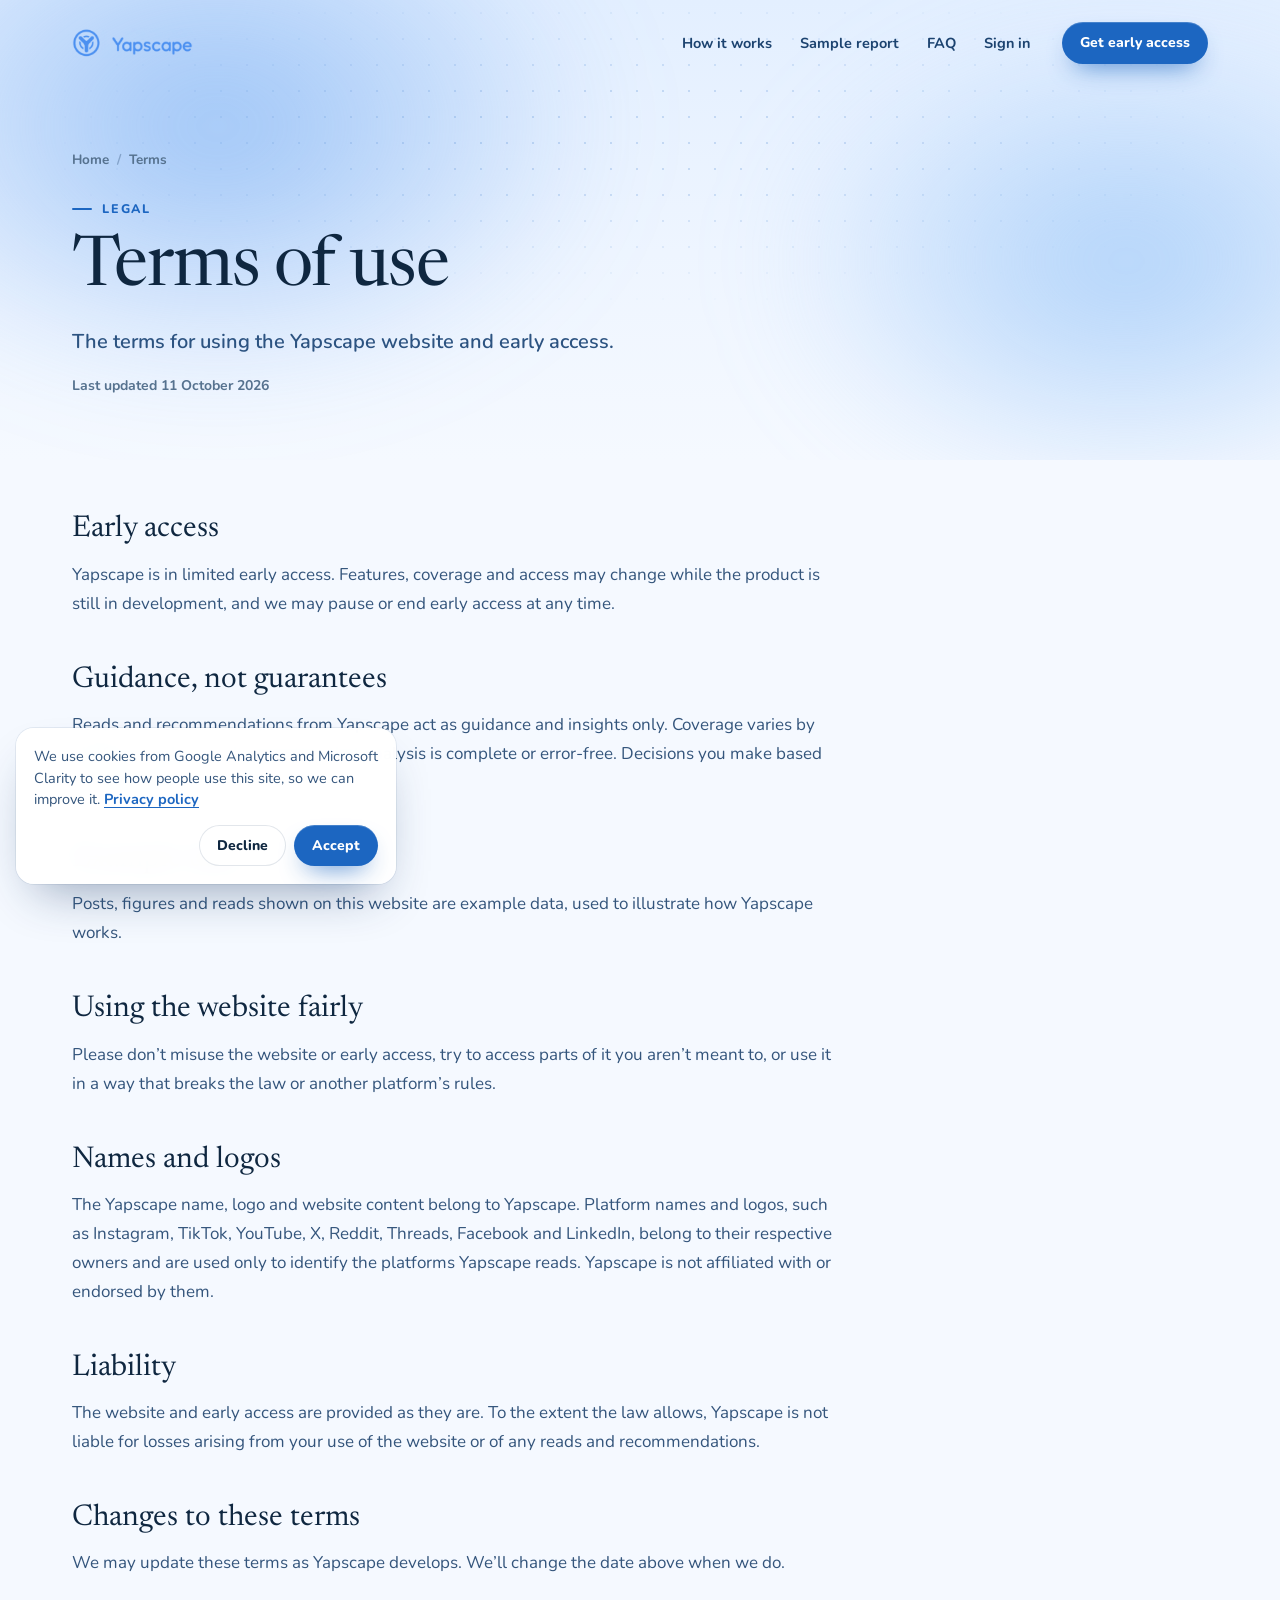
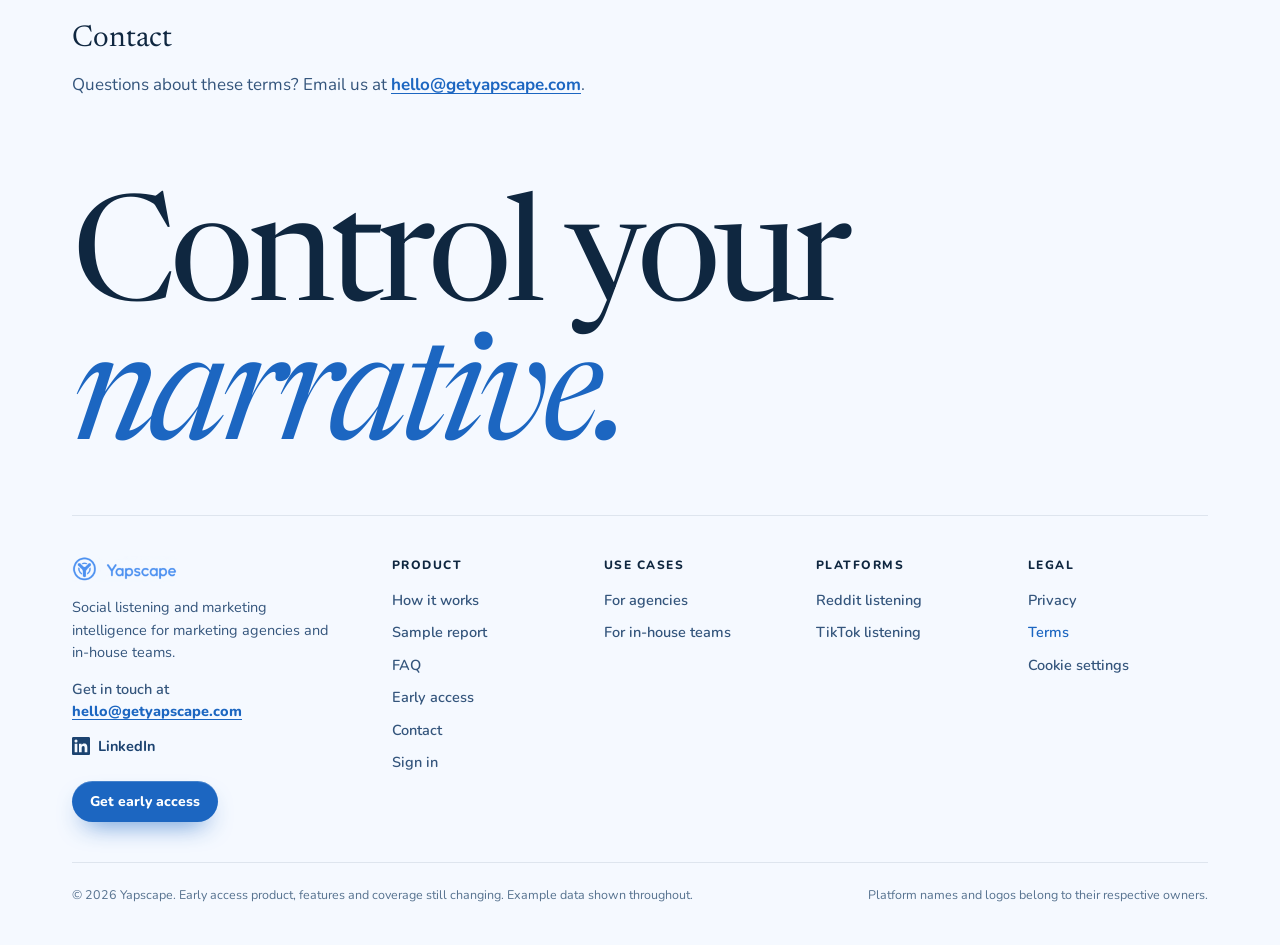
<file: terms/index.html>
<!DOCTYPE html>
<html lang="en">
<head>
  <!-- Consent Mode: no analytics cookies until the visitor accepts in the cookie banner -->
  <script>
    window.dataLayer = window.dataLayer || [];
    function gtag(){dataLayer.push(arguments);}
    gtag('consent', 'default', { analytics_storage: 'denied', ad_storage: 'denied', ad_user_data: 'denied', ad_personalization: 'denied' });
    try { if (localStorage.getItem('yap-cookie-consent') === 'granted') gtag('consent', 'update', { analytics_storage: 'granted' }); } catch (e) {}
  </script>
  <!-- Google tag (gtag.js) -->
  <script async src="https://www.googletagmanager.com/gtag/js?id=G-P0SG9B8C4T"></script>
  <script>
    window.dataLayer = window.dataLayer || [];
    function gtag(){dataLayer.push(arguments);}
    gtag('js', new Date());

    gtag('config', 'G-P0SG9B8C4T');
  </script>
  <meta charset="utf-8">
  <meta name="viewport" content="width=device-width, initial-scale=1">
  <title>Terms of Use | Yapscape</title>
  <meta name="description" content="The terms for using the Yapscape website and Yapscape early access.">
  <meta name="robots" content="noindex, follow">
  <link rel="canonical" href="https://www.getyapscape.com/terms/">
  <link rel="icon" href="/favicon.ico" sizes="any">
  <link rel="icon" type="image/png" sizes="192x192" href="/favicon.png">
  <link rel="apple-touch-icon" href="/favicon.png">
  <meta name="theme-color" content="#1c66c1">
  <meta property="og:type" content="website">
  <meta property="og:site_name" content="Yapscape">
  <meta property="og:locale" content="en_US">
  <meta property="og:url" content="https://www.getyapscape.com/terms/">
  <meta property="og:title" content="Terms of Use | Yapscape">
  <meta property="og:description" content="The terms for using the Yapscape website and Yapscape early access.">
  <meta property="og:image" content="https://www.getyapscape.com/og-hero.png">
  <meta property="og:image:width" content="1200">
  <meta property="og:image:height" content="630">
  <meta name="twitter:card" content="summary_large_image">
  <meta name="twitter:title" content="Terms of Use | Yapscape">
  <meta name="twitter:description" content="The terms for using the Yapscape website and Yapscape early access.">
  <meta name="twitter:image" content="https://www.getyapscape.com/og-hero.png">
  <link rel="preload" href="/assets/fonts/newsreader.woff2" as="font" type="font/woff2" crossorigin>
  <link rel="preload" href="/assets/fonts/nunito.woff2" as="font" type="font/woff2" crossorigin>
  <script>document.documentElement.className = 'js';</script>
  <script type="application/ld+json">
  {
    "@context": "https://schema.org",
    "@graph": [
      {
        "@type": "WebPage",
        "@id": "https://www.getyapscape.com/terms/#page",
        "url": "https://www.getyapscape.com/terms/",
        "name": "Terms of Use | Yapscape",
        "description": "The terms for using the Yapscape website and Yapscape early access.",
        "inLanguage": "en",
        "dateModified": "2026-10-11",
        "isPartOf": {
          "@id": "https://www.getyapscape.com/#website"
        },
        "about": {
          "@id": "https://www.getyapscape.com/#org"
        },
        "breadcrumb": {
          "@id": "https://www.getyapscape.com/terms/#breadcrumb"
        }
      },
      {
        "@type": "BreadcrumbList",
        "@id": "https://www.getyapscape.com/terms/#breadcrumb",
        "itemListElement": [
          {
            "@type": "ListItem",
            "position": 1,
            "name": "Home",
            "item": "https://www.getyapscape.com/"
          },
          {
            "@type": "ListItem",
            "position": 2,
            "name": "Terms",
            "item": "https://www.getyapscape.com/terms/"
          }
        ]
      }
    ]
  }
  </script>
  <link rel="stylesheet" href="/assets/site.css">
</head>
<body>
  <a class="skip" href="#main">Skip to content</a>

  <header class="nav" id="nav">
    <nav class="nav-bar" aria-label="Main">
      <a class="logo" href="/" aria-label="Yapscape home"><img src="/assets/logo.png" alt="Yapscape" width="340" height="84"></a>
      <div class="nav-links">
        <a href="/#how-it-works">How it works</a>
        <a href="/sample-report/">Sample report</a>
        <a href="/#faq">FAQ</a>
        <a href="https://app.getyapscape.com/">Sign in</a>
        <a class="btn btn-primary btn-sm" href="/early-access/">Get early access</a>
      </div>
      <button class="menu-btn" type="button" aria-label="Open menu" aria-expanded="false" aria-controls="menu"><span></span><span></span><span></span></button>
    </nav>
    <div class="menu" id="menu" hidden>
      <a href="/#how-it-works">How it works</a>
      <a href="/sample-report/">Sample report</a>
      <a href="/#faq">FAQ</a>
      <a href="https://app.getyapscape.com/">Sign in</a>
      <a class="btn btn-primary" href="/early-access/">Get early access</a>
    </div>
  </header>

  <main id="main">
    <section class="page-hero">
      <div class="hero-bg" aria-hidden="true"><div class="blob b1"></div><div class="blob b2"></div></div>
      <div class="wrap">
        <nav aria-label="Breadcrumb"><ol class="crumbs"><li><a href="/">Home</a></li><li aria-current="page">Terms</li></ol></nav>
        <span class="eyebrow">Legal</span>
        <h1 class="page-title">Terms of use</h1>
        <p class="page-lede">The terms for using the Yapscape website and early access.</p>
        <p class="updated">Last updated 11 October 2026</p>
      </div>
    </section>
    <div class="wrap">
      <div class="legal-doc">
        <h2>Early access</h2>
        <p>Yapscape is in limited early access. Features, coverage and access may change while the product is still in development, and we may pause or end early access at any time.</p>
        <h2>Guidance, not guarantees</h2>
        <p>Reads and recommendations from Yapscape act as guidance and insights only. Coverage varies by platform, and we can’t guarantee that analysis is complete or error-free. Decisions you make based on Yapscape are your own.</p>
        <h2>Example data</h2>
        <p>Posts, figures and reads shown on this website are example data, used to illustrate how Yapscape works.</p>
        <h2>Using the website fairly</h2>
        <p>Please don’t misuse the website or early access, try to access parts of it you aren’t meant to, or use it in a way that breaks the law or another platform’s rules.</p>
        <h2>Names and logos</h2>
        <p>The Yapscape name, logo and website content belong to Yapscape. Platform names and logos, such as Instagram, TikTok, YouTube, X, Reddit, Threads, Facebook and LinkedIn, belong to their respective owners and are used only to identify the platforms Yapscape reads. Yapscape is not affiliated with or endorsed by them.</p>
        <h2>Liability</h2>
        <p>The website and early access are provided as they are. To the extent the law allows, Yapscape is not liable for losses arising from your use of the website or of any reads and recommendations.</p>
        <h2>Changes to these terms</h2>
        <p>We may update these terms as Yapscape develops. We’ll change the date above when we do.</p>
        <h2>Contact</h2>
        <p>Questions about these terms? Email us at <a href="mailto:hello@getyapscape.com">hello@getyapscape.com</a>.</p>
      </div>
    </div>

  </main>

  <footer class="footer">
    <div class="wrap">
      <p class="foot-big" data-reveal aria-hidden="true">Control your <em>narrative.</em></p>
      <div class="foot-grid">
        <div class="foot-brand">
          <a href="/" aria-label="Yapscape home"><img src="/assets/logo.png" alt="Yapscape" width="340" height="84" loading="lazy"></a>
          <p>Social listening and marketing intelligence for marketing agencies and in-house teams.</p>
          <p class="foot-mail">Get in touch at <a href="mailto:hello@getyapscape.com">hello@getyapscape.com</a></p>
          <a class="foot-social" href="https://www.linkedin.com/company/yapscape/" target="_blank" rel="noopener" aria-label="Yapscape on LinkedIn"><svg width="18" height="18" viewBox="0 0 24 24" fill="currentColor" aria-hidden="true"><path d="M20.45 20.45h-3.56v-5.57c0-1.33-.03-3.04-1.85-3.04-1.85 0-2.14 1.45-2.14 2.94v5.67H9.35V9h3.41v1.56h.05c.48-.9 1.64-1.85 3.37-1.85 3.6 0 4.27 2.37 4.27 5.46v6.28zM5.34 7.43a2.06 2.06 0 1 1 0-4.13 2.06 2.06 0 0 1 0 4.13zM7.12 20.45H3.56V9h3.56v11.45zM22.23 0H1.77C.79 0 0 .77 0 1.72v20.56C0 23.23.79 24 1.77 24h20.46c.98 0 1.77-.77 1.77-1.72V1.72C24 .77 23.21 0 22.23 0z"/></svg><span>LinkedIn</span></a>
          <a class="btn btn-primary btn-sm" href="/early-access/">Get early access</a>
        </div>
        <nav class="foot-col" aria-label="Product">
          <p class="foot-h">Product</p>
          <a href="/#how-it-works">How it works</a>
          <a href="/sample-report/">Sample report</a>
          <a href="/#faq">FAQ</a>
          <a href="/early-access/">Early access</a>
          <a href="/contact/">Contact</a>
          <a href="https://app.getyapscape.com/">Sign in</a>
        </nav>
        <nav class="foot-col" aria-label="Use cases">
          <p class="foot-h">Use cases</p>
          <a href="/use-cases/agencies/">For agencies</a>
          <a href="/use-cases/in-house-teams/">For in-house teams</a>
        </nav>
        <nav class="foot-col" aria-label="Platforms">
          <p class="foot-h">Platforms</p>
          <a href="/platforms/reddit/">Reddit listening</a>
          <a href="/platforms/tiktok/">TikTok listening</a>
        </nav>
        <nav class="foot-col" aria-label="Legal">
          <p class="foot-h">Legal</p>
          <a href="/privacy/">Privacy</a>
          <a href="/terms/" aria-current="page">Terms</a>
          <button class="foot-btn" type="button" data-cookie-settings>Cookie settings</button>
        </nav>
      </div>
      <div class="foot-base">
        <p>© 2026 Yapscape. Early access product, features and coverage still changing. Example data shown throughout.</p>
        <p>Platform names and logos belong to their respective owners.</p>
      </div>
    </div>
  </footer>

  <script src="/assets/site.js" defer></script>
</body>
</html>
</file>
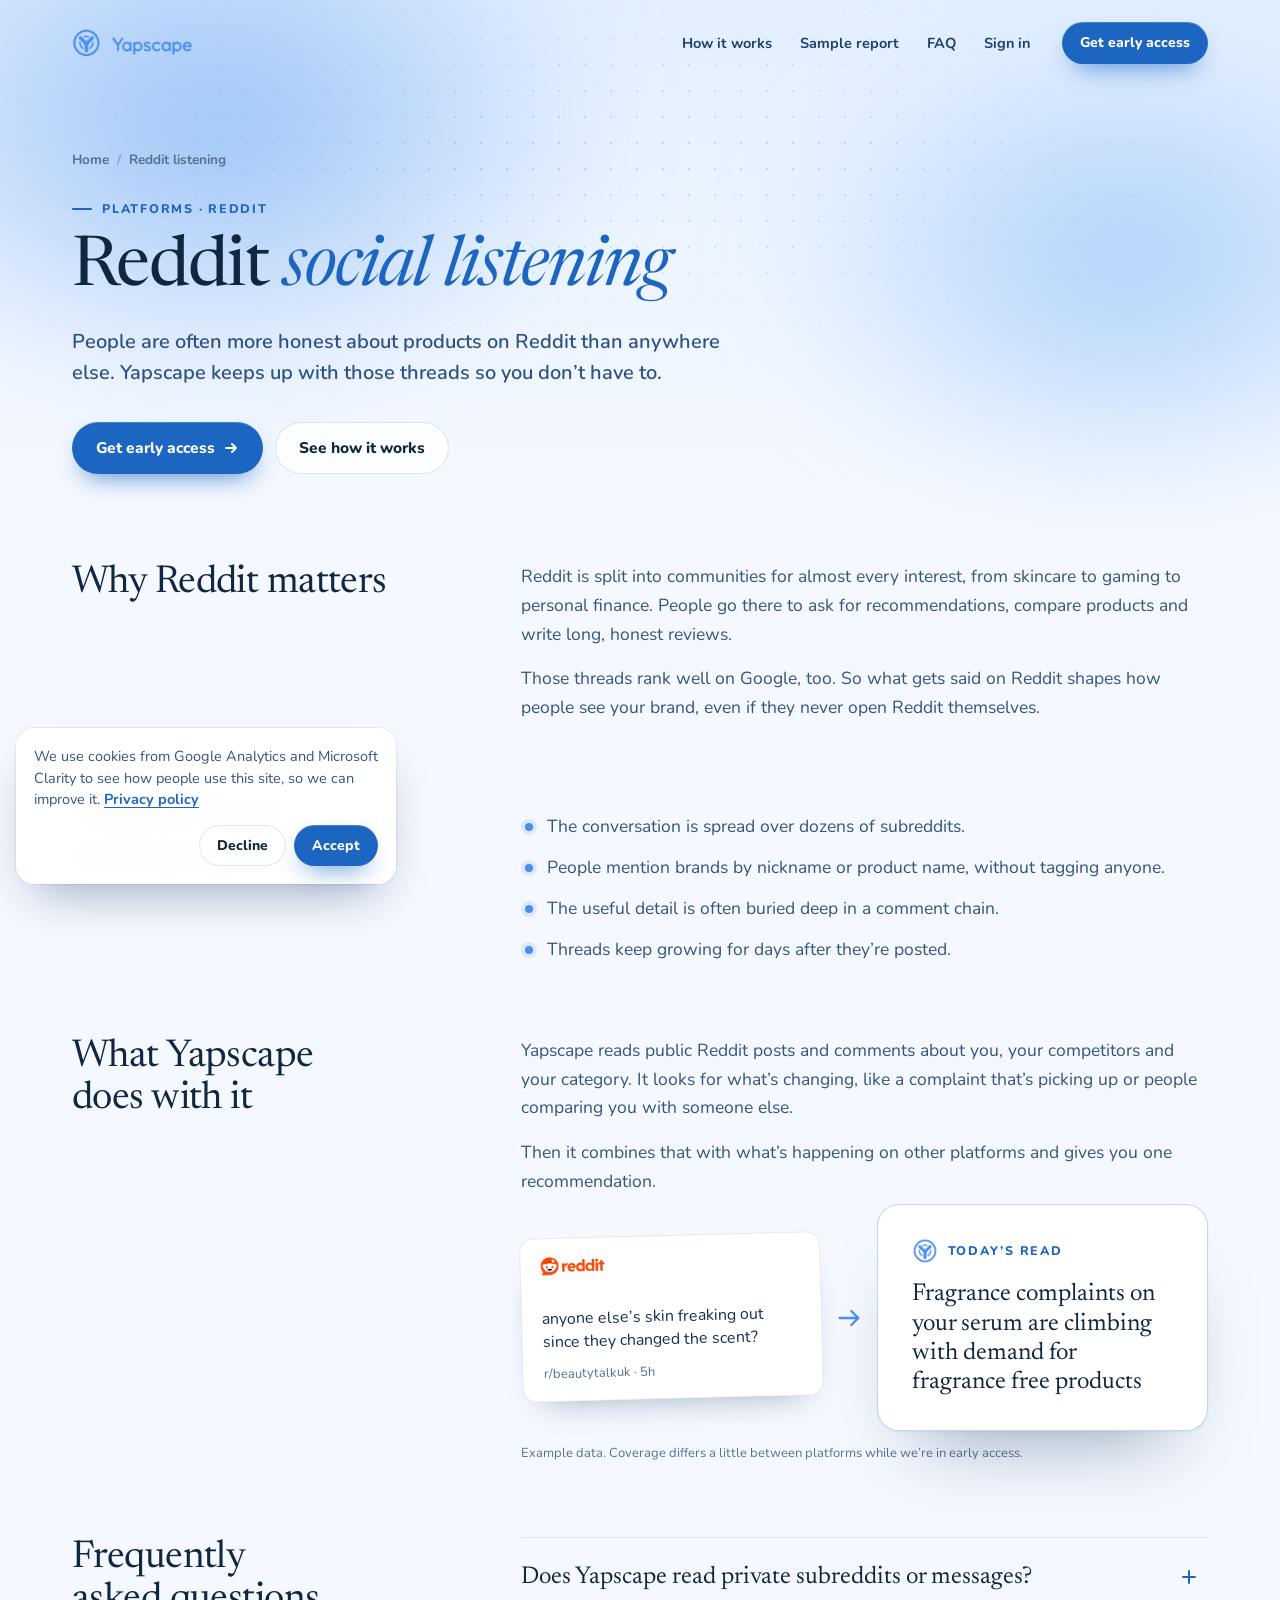
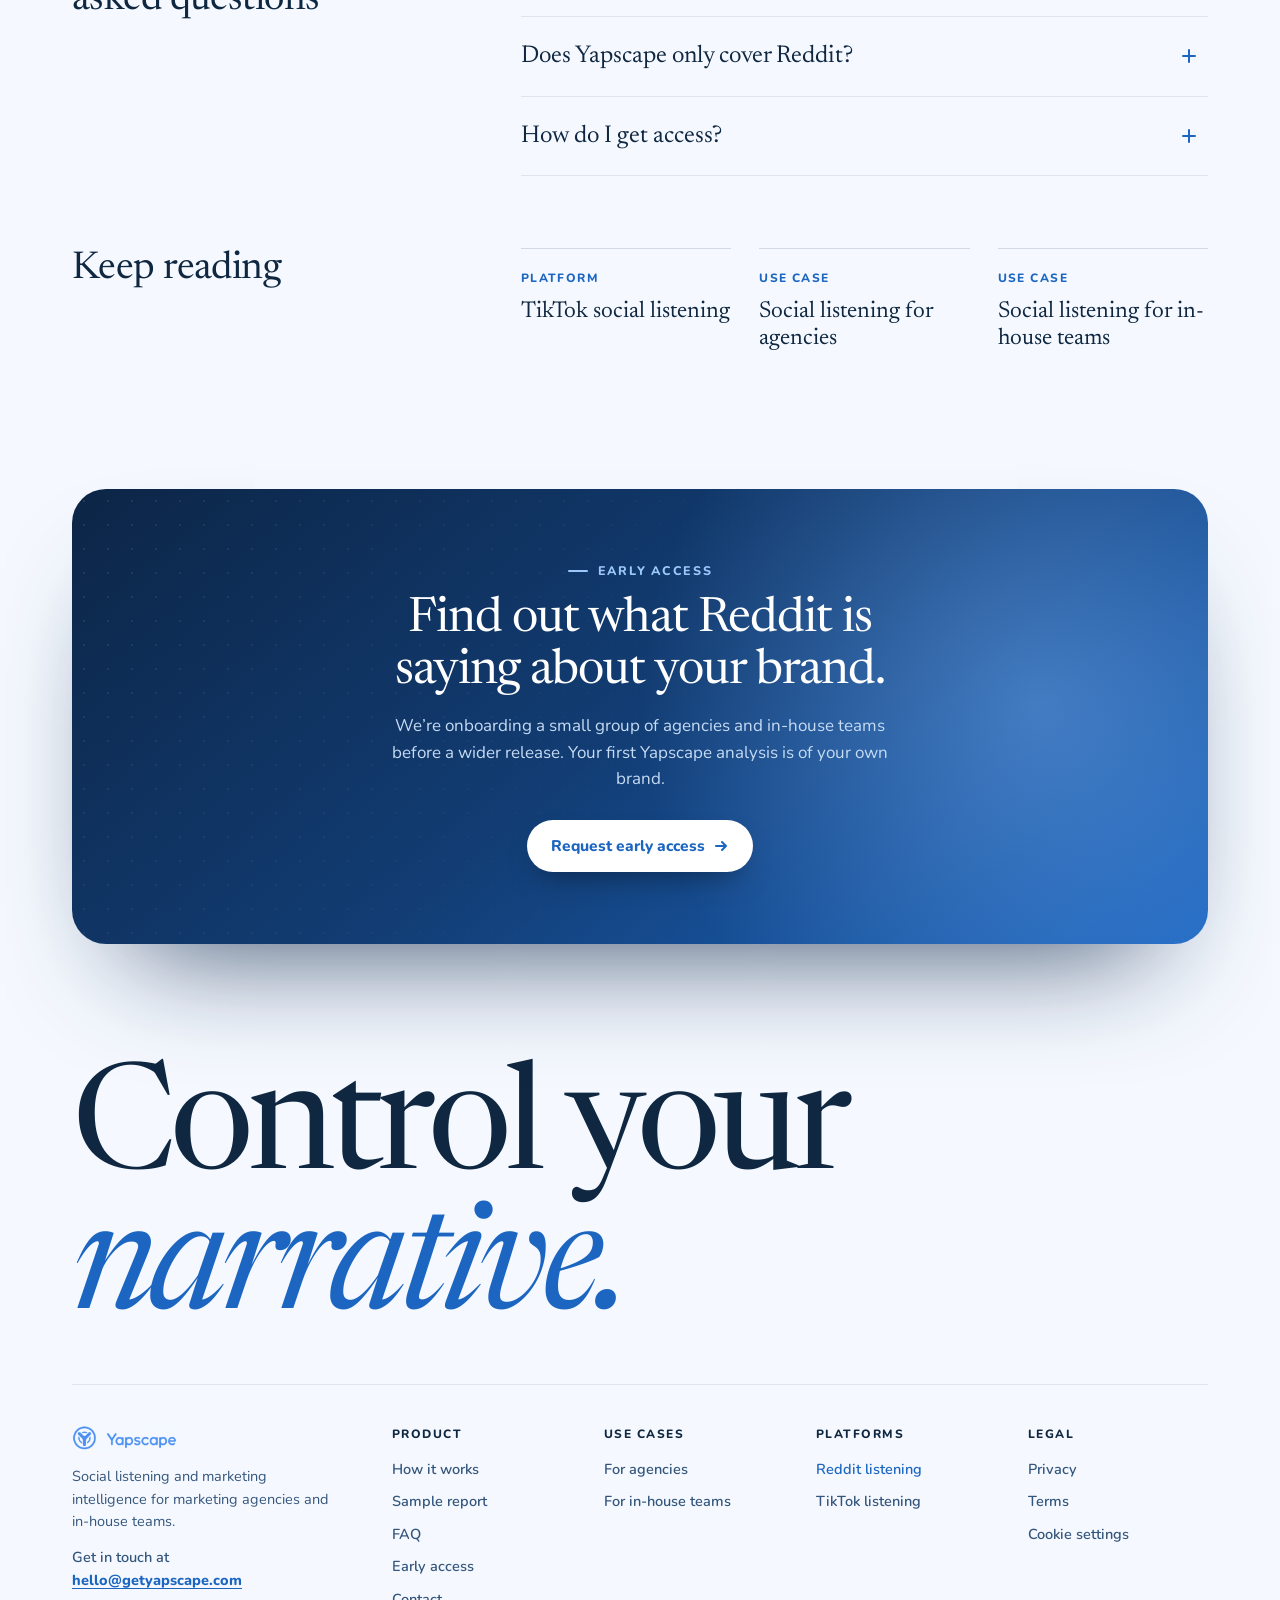
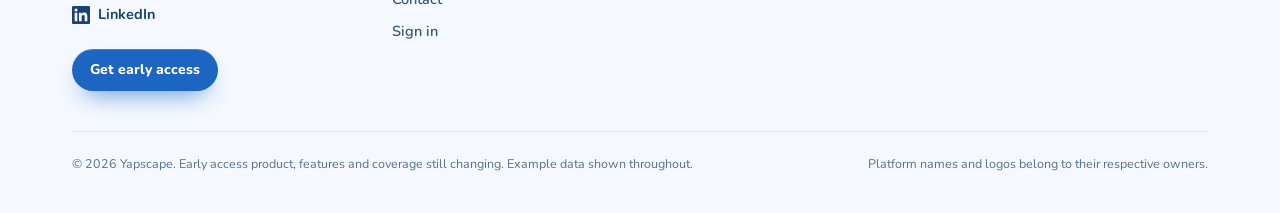
<file: platforms/reddit/index.html>
<!DOCTYPE html>
<html lang="en">
<head>
  <!-- Consent Mode: no analytics cookies until the visitor accepts in the cookie banner -->
  <script>
    window.dataLayer = window.dataLayer || [];
    function gtag(){dataLayer.push(arguments);}
    gtag('consent', 'default', { analytics_storage: 'denied', ad_storage: 'denied', ad_user_data: 'denied', ad_personalization: 'denied' });
    try { if (localStorage.getItem('yap-cookie-consent') === 'granted') gtag('consent', 'update', { analytics_storage: 'granted' }); } catch (e) {}
  </script>
  <!-- Google tag (gtag.js) -->
  <script async src="https://www.googletagmanager.com/gtag/js?id=G-P0SG9B8C4T"></script>
  <script>
    window.dataLayer = window.dataLayer || [];
    function gtag(){dataLayer.push(arguments);}
    gtag('js', new Date());

    gtag('config', 'G-P0SG9B8C4T');
  </script>
  <meta charset="utf-8">
  <meta name="viewport" content="width=device-width, initial-scale=1">
  <title>Reddit Social Listening for Brands | Yapscape</title>
  <meta name="description" content="Reddit social listening for brands and agencies. Yapscape reads public Reddit posts and comments about you and your competitors, and tells you what’s changing.">
  <meta name="robots" content="index, follow, max-image-preview:large, max-snippet:-1">
  <link rel="canonical" href="https://www.getyapscape.com/platforms/reddit/">
  <link rel="icon" href="/favicon.ico" sizes="any">
  <link rel="icon" type="image/png" sizes="192x192" href="/favicon.png">
  <link rel="apple-touch-icon" href="/favicon.png">
  <meta name="theme-color" content="#1c66c1">
  <meta property="og:type" content="website">
  <meta property="og:site_name" content="Yapscape">
  <meta property="og:locale" content="en_US">
  <meta property="og:url" content="https://www.getyapscape.com/platforms/reddit/">
  <meta property="og:title" content="Reddit Social Listening for Brands | Yapscape">
  <meta property="og:description" content="Reddit social listening for brands and agencies. Yapscape reads public Reddit posts and comments about you and your competitors, and tells you what’s changing.">
  <meta property="og:image" content="https://www.getyapscape.com/og-hero.png">
  <meta property="og:image:width" content="1200">
  <meta property="og:image:height" content="630">
  <meta name="twitter:card" content="summary_large_image">
  <meta name="twitter:title" content="Reddit Social Listening for Brands | Yapscape">
  <meta name="twitter:description" content="Reddit social listening for brands and agencies. Yapscape reads public Reddit posts and comments about you and your competitors, and tells you what’s changing.">
  <meta name="twitter:image" content="https://www.getyapscape.com/og-hero.png">
  <link rel="preload" href="/assets/fonts/newsreader.woff2" as="font" type="font/woff2" crossorigin>
  <link rel="preload" href="/assets/fonts/nunito.woff2" as="font" type="font/woff2" crossorigin>
  <script>document.documentElement.className = 'js';</script>
  <script type="application/ld+json">
  {
    "@context": "https://schema.org",
    "@graph": [
      {
        "@type": "WebPage",
        "@id": "https://www.getyapscape.com/platforms/reddit/#page",
        "url": "https://www.getyapscape.com/platforms/reddit/",
        "name": "Reddit Social Listening for Brands | Yapscape",
        "description": "Reddit social listening for brands and agencies. Yapscape reads public Reddit posts and comments about you and your competitors, and tells you what’s changing.",
        "inLanguage": "en",
        "dateModified": "2026-10-11",
        "isPartOf": {
          "@id": "https://www.getyapscape.com/#website"
        },
        "about": {
          "@id": "https://www.getyapscape.com/#org"
        },
        "breadcrumb": {
          "@id": "https://www.getyapscape.com/platforms/reddit/#breadcrumb"
        }
      },
      {
        "@type": "BreadcrumbList",
        "@id": "https://www.getyapscape.com/platforms/reddit/#breadcrumb",
        "itemListElement": [
          {
            "@type": "ListItem",
            "position": 1,
            "name": "Home",
            "item": "https://www.getyapscape.com/"
          },
          {
            "@type": "ListItem",
            "position": 2,
            "name": "Reddit listening",
            "item": "https://www.getyapscape.com/platforms/reddit/"
          }
        ]
      },
      {
        "@type": "FAQPage",
        "@id": "https://www.getyapscape.com/platforms/reddit/#faq",
        "mainEntity": [
          {
            "@type": "Question",
            "name": "Does Yapscape read private subreddits or messages?",
            "acceptedAnswer": {
              "@type": "Answer",
              "text": "No. We only read publicly available posts, comments and reviews. We don’t buy private data and we never sell what we collect."
            }
          },
          {
            "@type": "Question",
            "name": "Does Yapscape only cover Reddit?",
            "acceptedAnswer": {
              "@type": "Answer",
              "text": "No. Reddit is one of several platforms, along with Instagram, TikTok, YouTube, X, Threads, Facebook and LinkedIn. Here’s how TikTok listening works."
            }
          },
          {
            "@type": "Question",
            "name": "How do I get access?",
            "acceptedAnswer": {
              "@type": "Answer",
              "text": "We’re in limited early access right now. Request access and we’ll get in touch with you directly. We start with a Yapscape analysis of your own brand."
            }
          }
        ]
      }
    ]
  }
  </script>
  <link rel="stylesheet" href="/assets/site.css">
</head>
<body>
  <a class="skip" href="#main">Skip to content</a>

  <header class="nav" id="nav">
    <nav class="nav-bar" aria-label="Main">
      <a class="logo" href="/" aria-label="Yapscape home"><img src="/assets/logo.png" alt="Yapscape" width="340" height="84"></a>
      <div class="nav-links">
        <a href="/#how-it-works">How it works</a>
        <a href="/sample-report/">Sample report</a>
        <a href="/#faq">FAQ</a>
        <a href="https://app.getyapscape.com/">Sign in</a>
        <a class="btn btn-primary btn-sm" href="/early-access/">Get early access</a>
      </div>
      <button class="menu-btn" type="button" aria-label="Open menu" aria-expanded="false" aria-controls="menu"><span></span><span></span><span></span></button>
    </nav>
    <div class="menu" id="menu" hidden>
      <a href="/#how-it-works">How it works</a>
      <a href="/sample-report/">Sample report</a>
      <a href="/#faq">FAQ</a>
      <a href="https://app.getyapscape.com/">Sign in</a>
      <a class="btn btn-primary" href="/early-access/">Get early access</a>
    </div>
  </header>

  <main id="main">
    <section class="page-hero">
      <div class="hero-bg" aria-hidden="true"><div class="blob b1"></div><div class="blob b2"></div></div>
      <div class="wrap">
        <nav aria-label="Breadcrumb"><ol class="crumbs"><li><a href="/">Home</a></li><li aria-current="page">Reddit listening</li></ol></nav>
        <span class="eyebrow">Platforms · Reddit</span>
        <h1 class="page-title">Reddit <em>social listening</em></h1>
        <p class="page-lede">People are often more honest about products on Reddit than anywhere else. Yapscape keeps up with those threads so you don’t have to.</p>
        <div class="cta-row">
          <a class="btn btn-primary" href="/early-access/">Get early access <svg width="16" height="16" viewBox="0 0 16 16" fill="none" stroke="currentColor" stroke-width="2" stroke-linecap="round" stroke-linejoin="round" aria-hidden="true"><path d="M3 8h10M9 4l4 4-4 4"/></svg></a>
          <a class="btn btn-ghost" href="/#how-it-works">See how it works</a>
        </div>
      </div>
    </section>
    <div class="wrap article">
      <section class="block" data-reveal>
        <h2>Why Reddit matters</h2>
        <div class="prose">
          <p>Reddit is split into communities for almost every interest, from skincare to gaming to personal finance. People go there to ask for recommendations, compare products and write long, honest reviews.</p>
          <p>Those threads rank well on Google, too. So what gets said on Reddit shapes how people see your brand, even if they never open Reddit themselves.</p>
        </div>
      </section>
      <section class="block" data-reveal>
        <h2>Why it’s hard to keep up with</h2>
        <div class="prose">
          <ul>
            <li>The conversation is spread over dozens of subreddits.</li>
            <li>People mention brands by nickname or product name, without tagging anyone.</li>
            <li>The useful detail is often buried deep in a comment chain.</li>
            <li>Threads keep growing for days after they’re posted.</li>
          </ul>
        </div>
      </section>
      <section class="block" data-reveal>
        <h2>What Yapscape does with it</h2>
        <div class="prose">
          <p>Yapscape reads public Reddit posts and comments about you, your competitors and your category. It looks for what’s changing, like a complaint that’s picking up or people comparing you with someone else.</p>
          <p>Then it combines that with what’s happening on other platforms and gives you one recommendation.</p>
          <div class="example" role="img" aria-label="Example: a Reddit post and the read Yapscape produces from it">
            <div class="src-post"><img src="/assets/logos/reddit.png" alt="" width="171" height="48"><br>anyone else’s skin freaking out since they changed the scent?<small>r/beautytalkuk · 5h</small></div>
            <svg class="arrow" viewBox="0 0 24 24" fill="none" stroke="currentColor" stroke-width="2" stroke-linecap="round" stroke-linejoin="round" aria-hidden="true"><path d="M4 12h16M14 6l6 6-6 6"/></svg>
            <div class="signal"><div class="signal-head"><img src="/assets/mark.png" alt="" width="64" height="64" loading="lazy">Today’s read</div><p>Fragrance complaints on your serum are climbing with demand for fragrance free products</p></div>
          </div>
          <p class="note">Example data. Coverage differs a little between platforms while we’re in early access.</p>
        </div>
      </section>
      <section class="block faq" data-reveal>
        <h2>Frequently asked questions</h2>
        <div class="faq-list">
            <details><summary>Does Yapscape read private subreddits or messages?</summary><p>No. We only read publicly available posts, comments and reviews. We don’t buy private data and we never sell what we collect.</p></details>
            <details><summary>Does Yapscape only cover Reddit?</summary><p>No. Reddit is one of several platforms, along with Instagram, TikTok, YouTube, X, Threads, Facebook and LinkedIn. Here’s how <a href="/platforms/tiktok/">TikTok listening</a> works.</p></details>
            <details><summary>How do I get access?</summary><p>We’re in limited early access right now. <a href="/early-access/">Request access</a> and we’ll get in touch with you directly. We start with a Yapscape analysis of your own brand.</p></details>
        </div>
      </section>
      <section class="block" data-reveal>
        <h2>Keep reading</h2>
        <div class="related">
            <a href="/platforms/tiktok/"><small>Platform</small><strong>TikTok social listening</strong></a>
            <a href="/use-cases/agencies/"><small>Use case</small><strong>Social listening for agencies</strong></a>
            <a href="/use-cases/in-house-teams/"><small>Use case</small><strong>Social listening for in-house teams</strong></a>
        </div>
      </section>
    </div>
    <section class="cta">
      <div class="wrap">
        <div class="cta-panel simple" data-reveal>
          <span class="eyebrow">Early access</span>
          <h2>Find out what Reddit is saying about your brand.</h2>
          <p>We’re onboarding a small group of agencies and in-house teams before a wider release. Your first Yapscape analysis is of your own brand.</p>
          <a class="btn" href="/early-access/">Request early access <svg width="16" height="16" viewBox="0 0 16 16" fill="none" stroke="currentColor" stroke-width="2" stroke-linecap="round" stroke-linejoin="round" aria-hidden="true"><path d="M3 8h10M9 4l4 4-4 4"/></svg></a>
        </div>
      </div>
    </section>

  </main>

  <footer class="footer">
    <div class="wrap">
      <p class="foot-big" data-reveal aria-hidden="true">Control your <em>narrative.</em></p>
      <div class="foot-grid">
        <div class="foot-brand">
          <a href="/" aria-label="Yapscape home"><img src="/assets/logo.png" alt="Yapscape" width="340" height="84" loading="lazy"></a>
          <p>Social listening and marketing intelligence for marketing agencies and in-house teams.</p>
          <p class="foot-mail">Get in touch at <a href="mailto:hello@getyapscape.com">hello@getyapscape.com</a></p>
          <a class="foot-social" href="https://www.linkedin.com/company/yapscape/" target="_blank" rel="noopener" aria-label="Yapscape on LinkedIn"><svg width="18" height="18" viewBox="0 0 24 24" fill="currentColor" aria-hidden="true"><path d="M20.45 20.45h-3.56v-5.57c0-1.33-.03-3.04-1.85-3.04-1.85 0-2.14 1.45-2.14 2.94v5.67H9.35V9h3.41v1.56h.05c.48-.9 1.64-1.85 3.37-1.85 3.6 0 4.27 2.37 4.27 5.46v6.28zM5.34 7.43a2.06 2.06 0 1 1 0-4.13 2.06 2.06 0 0 1 0 4.13zM7.12 20.45H3.56V9h3.56v11.45zM22.23 0H1.77C.79 0 0 .77 0 1.72v20.56C0 23.23.79 24 1.77 24h20.46c.98 0 1.77-.77 1.77-1.72V1.72C24 .77 23.21 0 22.23 0z"/></svg><span>LinkedIn</span></a>
          <a class="btn btn-primary btn-sm" href="/early-access/">Get early access</a>
        </div>
        <nav class="foot-col" aria-label="Product">
          <p class="foot-h">Product</p>
          <a href="/#how-it-works">How it works</a>
          <a href="/sample-report/">Sample report</a>
          <a href="/#faq">FAQ</a>
          <a href="/early-access/">Early access</a>
          <a href="/contact/">Contact</a>
          <a href="https://app.getyapscape.com/">Sign in</a>
        </nav>
        <nav class="foot-col" aria-label="Use cases">
          <p class="foot-h">Use cases</p>
          <a href="/use-cases/agencies/">For agencies</a>
          <a href="/use-cases/in-house-teams/">For in-house teams</a>
        </nav>
        <nav class="foot-col" aria-label="Platforms">
          <p class="foot-h">Platforms</p>
          <a href="/platforms/reddit/" aria-current="page">Reddit listening</a>
          <a href="/platforms/tiktok/">TikTok listening</a>
        </nav>
        <nav class="foot-col" aria-label="Legal">
          <p class="foot-h">Legal</p>
          <a href="/privacy/">Privacy</a>
          <a href="/terms/">Terms</a>
          <button class="foot-btn" type="button" data-cookie-settings>Cookie settings</button>
        </nav>
      </div>
      <div class="foot-base">
        <p>© 2026 Yapscape. Early access product, features and coverage still changing. Example data shown throughout.</p>
        <p>Platform names and logos belong to their respective owners.</p>
      </div>
    </div>
  </footer>

  <script src="/assets/site.js" defer></script>
</body>
</html>
</file>
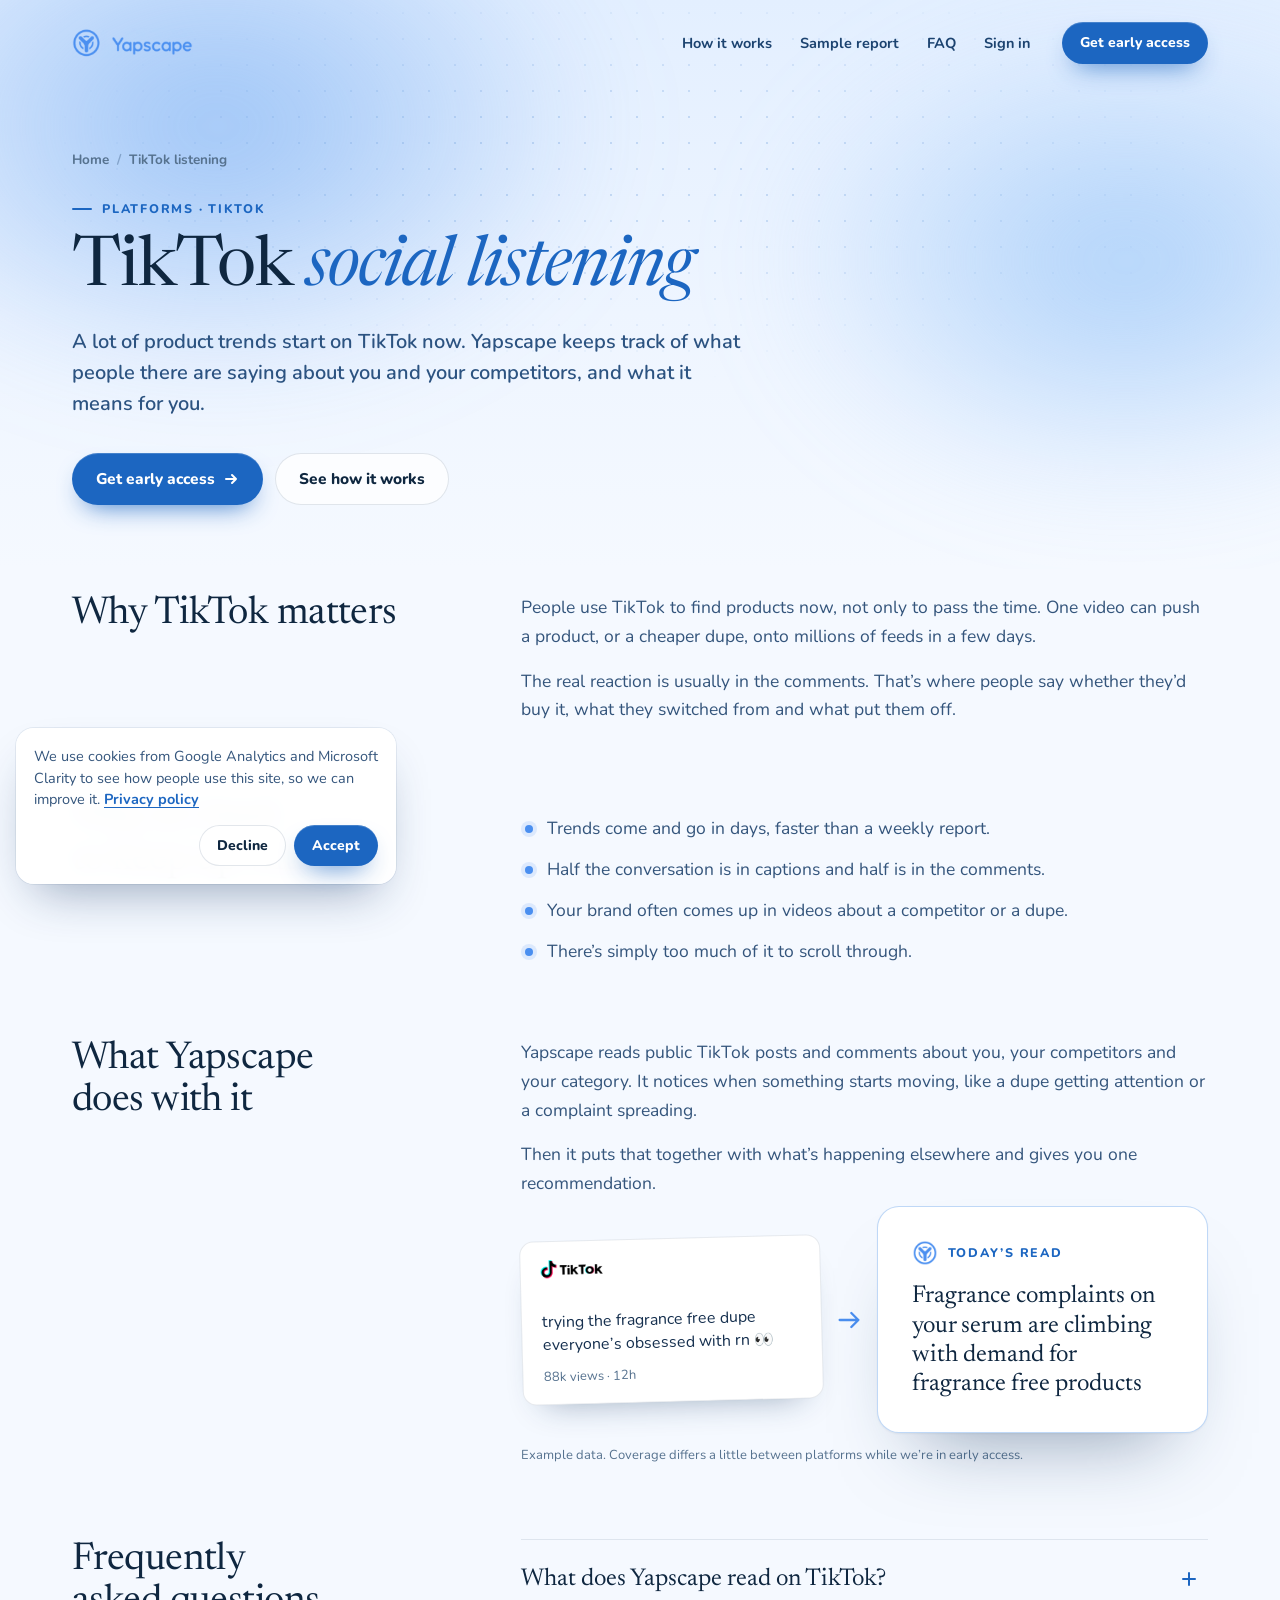
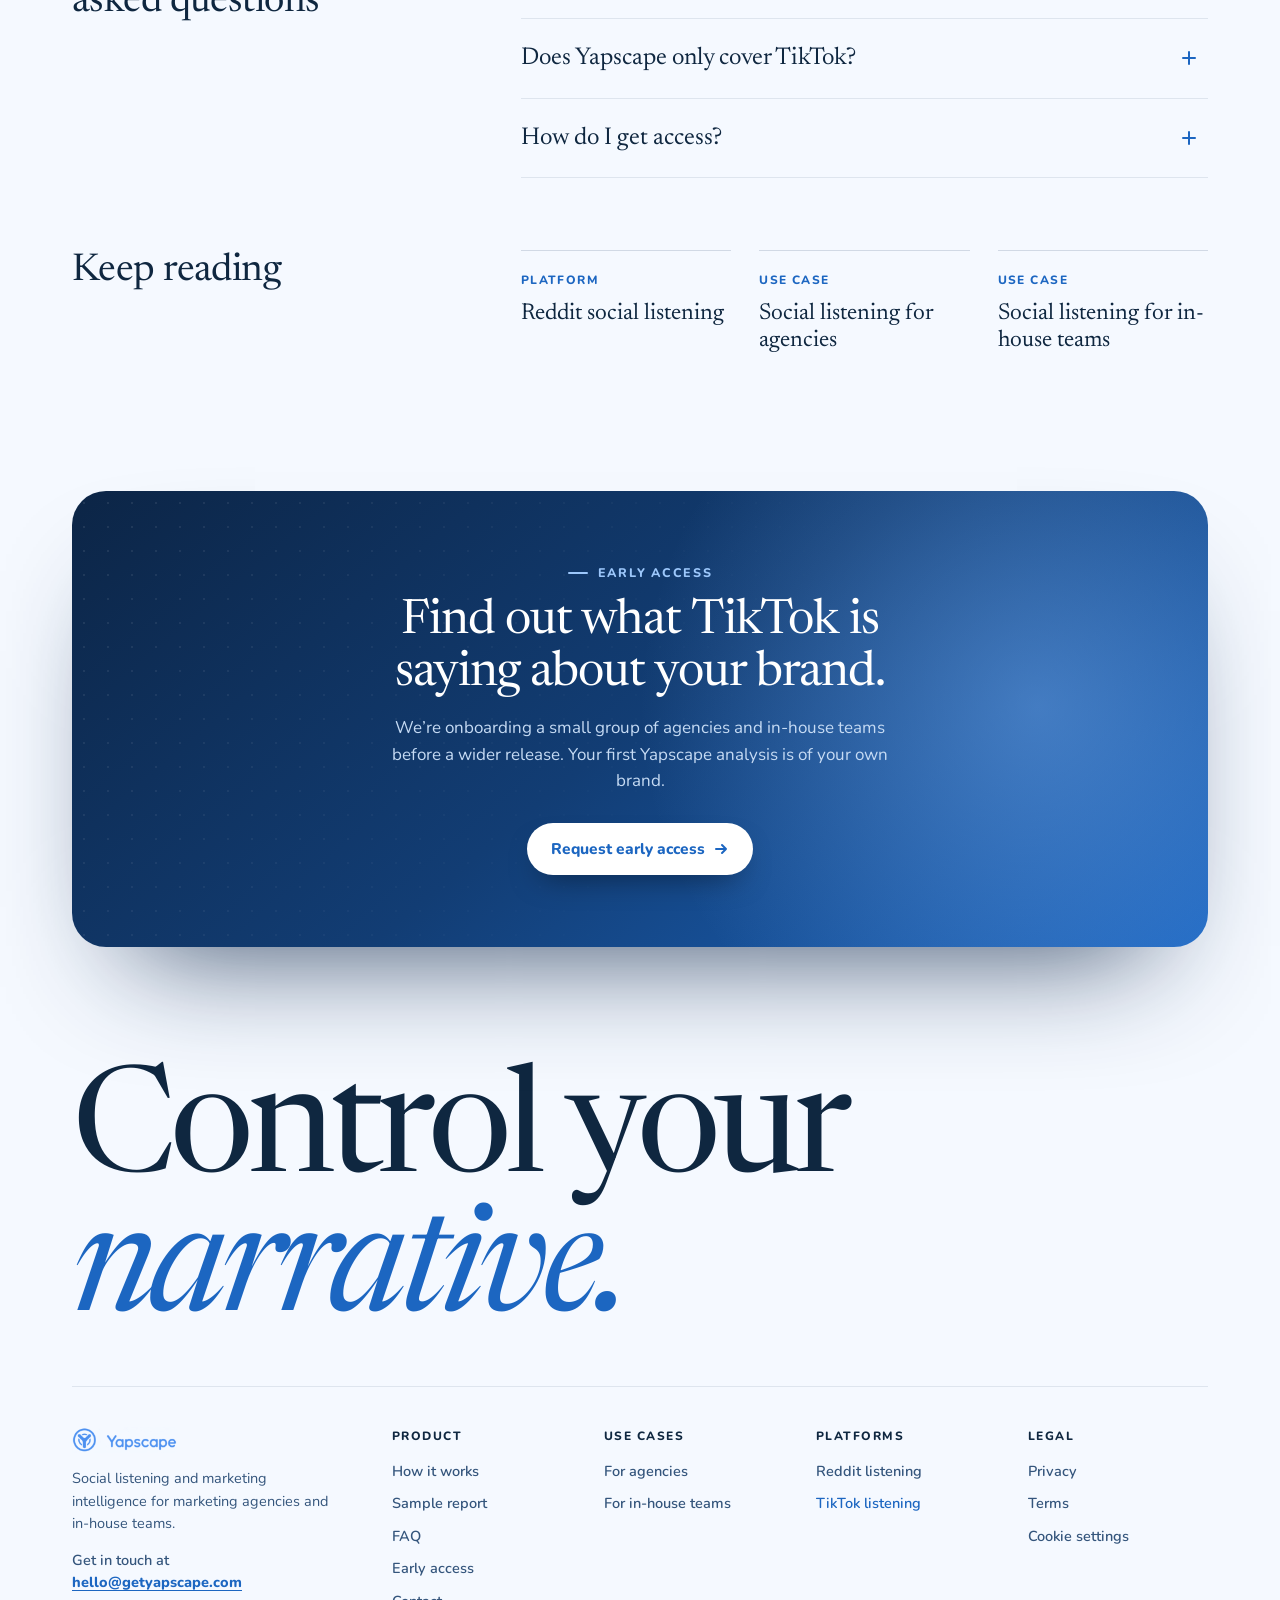
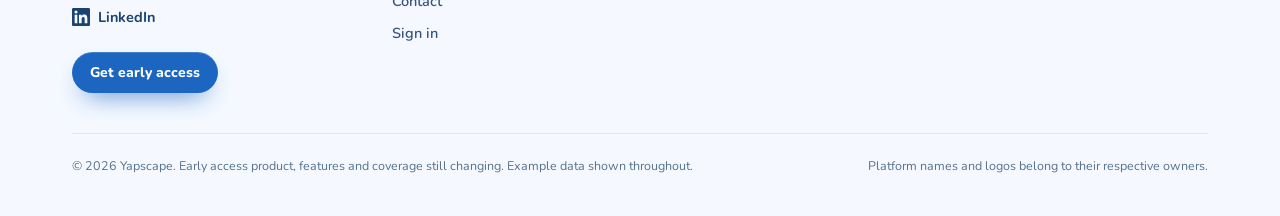
<file: platforms/tiktok/index.html>
<!DOCTYPE html>
<html lang="en">
<head>
  <!-- Consent Mode: no analytics cookies until the visitor accepts in the cookie banner -->
  <script>
    window.dataLayer = window.dataLayer || [];
    function gtag(){dataLayer.push(arguments);}
    gtag('consent', 'default', { analytics_storage: 'denied', ad_storage: 'denied', ad_user_data: 'denied', ad_personalization: 'denied' });
    try { if (localStorage.getItem('yap-cookie-consent') === 'granted') gtag('consent', 'update', { analytics_storage: 'granted' }); } catch (e) {}
  </script>
  <!-- Google tag (gtag.js) -->
  <script async src="https://www.googletagmanager.com/gtag/js?id=G-P0SG9B8C4T"></script>
  <script>
    window.dataLayer = window.dataLayer || [];
    function gtag(){dataLayer.push(arguments);}
    gtag('js', new Date());

    gtag('config', 'G-P0SG9B8C4T');
  </script>
  <meta charset="utf-8">
  <meta name="viewport" content="width=device-width, initial-scale=1">
  <title>TikTok Social Listening for Brands | Yapscape</title>
  <meta name="description" content="TikTok social listening for brands and agencies. See what people on TikTok say about you, your competitors and your category, and what it means for you.">
  <meta name="robots" content="index, follow, max-image-preview:large, max-snippet:-1">
  <link rel="canonical" href="https://www.getyapscape.com/platforms/tiktok/">
  <link rel="icon" href="/favicon.ico" sizes="any">
  <link rel="icon" type="image/png" sizes="192x192" href="/favicon.png">
  <link rel="apple-touch-icon" href="/favicon.png">
  <meta name="theme-color" content="#1c66c1">
  <meta property="og:type" content="website">
  <meta property="og:site_name" content="Yapscape">
  <meta property="og:locale" content="en_US">
  <meta property="og:url" content="https://www.getyapscape.com/platforms/tiktok/">
  <meta property="og:title" content="TikTok Social Listening for Brands | Yapscape">
  <meta property="og:description" content="TikTok social listening for brands and agencies. See what people on TikTok say about you, your competitors and your category, and what it means for you.">
  <meta property="og:image" content="https://www.getyapscape.com/og-hero.png">
  <meta property="og:image:width" content="1200">
  <meta property="og:image:height" content="630">
  <meta name="twitter:card" content="summary_large_image">
  <meta name="twitter:title" content="TikTok Social Listening for Brands | Yapscape">
  <meta name="twitter:description" content="TikTok social listening for brands and agencies. See what people on TikTok say about you, your competitors and your category, and what it means for you.">
  <meta name="twitter:image" content="https://www.getyapscape.com/og-hero.png">
  <link rel="preload" href="/assets/fonts/newsreader.woff2" as="font" type="font/woff2" crossorigin>
  <link rel="preload" href="/assets/fonts/nunito.woff2" as="font" type="font/woff2" crossorigin>
  <script>document.documentElement.className = 'js';</script>
  <script type="application/ld+json">
  {
    "@context": "https://schema.org",
    "@graph": [
      {
        "@type": "WebPage",
        "@id": "https://www.getyapscape.com/platforms/tiktok/#page",
        "url": "https://www.getyapscape.com/platforms/tiktok/",
        "name": "TikTok Social Listening for Brands | Yapscape",
        "description": "TikTok social listening for brands and agencies. See what people on TikTok say about you, your competitors and your category, and what it means for you.",
        "inLanguage": "en",
        "dateModified": "2026-10-11",
        "isPartOf": {
          "@id": "https://www.getyapscape.com/#website"
        },
        "about": {
          "@id": "https://www.getyapscape.com/#org"
        },
        "breadcrumb": {
          "@id": "https://www.getyapscape.com/platforms/tiktok/#breadcrumb"
        }
      },
      {
        "@type": "BreadcrumbList",
        "@id": "https://www.getyapscape.com/platforms/tiktok/#breadcrumb",
        "itemListElement": [
          {
            "@type": "ListItem",
            "position": 1,
            "name": "Home",
            "item": "https://www.getyapscape.com/"
          },
          {
            "@type": "ListItem",
            "position": 2,
            "name": "TikTok listening",
            "item": "https://www.getyapscape.com/platforms/tiktok/"
          }
        ]
      },
      {
        "@type": "FAQPage",
        "@id": "https://www.getyapscape.com/platforms/tiktok/#faq",
        "mainEntity": [
          {
            "@type": "Question",
            "name": "What does Yapscape read on TikTok?",
            "acceptedAnswer": {
              "@type": "Answer",
              "text": "Publicly available posts and comments that mention you, your competitors or your category. We don’t buy private data and we never sell what we collect."
            }
          },
          {
            "@type": "Question",
            "name": "Does Yapscape only cover TikTok?",
            "acceptedAnswer": {
              "@type": "Answer",
              "text": "No. TikTok is one of several platforms, along with Instagram, YouTube, X, Reddit, Threads, Facebook and LinkedIn. Here’s how Reddit listening works."
            }
          },
          {
            "@type": "Question",
            "name": "How do I get access?",
            "acceptedAnswer": {
              "@type": "Answer",
              "text": "We’re in limited early access right now. Request access and we’ll get in touch with you directly. We start with a Yapscape analysis of your own brand."
            }
          }
        ]
      }
    ]
  }
  </script>
  <link rel="stylesheet" href="/assets/site.css">
</head>
<body>
  <a class="skip" href="#main">Skip to content</a>

  <header class="nav" id="nav">
    <nav class="nav-bar" aria-label="Main">
      <a class="logo" href="/" aria-label="Yapscape home"><img src="/assets/logo.png" alt="Yapscape" width="340" height="84"></a>
      <div class="nav-links">
        <a href="/#how-it-works">How it works</a>
        <a href="/sample-report/">Sample report</a>
        <a href="/#faq">FAQ</a>
        <a href="https://app.getyapscape.com/">Sign in</a>
        <a class="btn btn-primary btn-sm" href="/early-access/">Get early access</a>
      </div>
      <button class="menu-btn" type="button" aria-label="Open menu" aria-expanded="false" aria-controls="menu"><span></span><span></span><span></span></button>
    </nav>
    <div class="menu" id="menu" hidden>
      <a href="/#how-it-works">How it works</a>
      <a href="/sample-report/">Sample report</a>
      <a href="/#faq">FAQ</a>
      <a href="https://app.getyapscape.com/">Sign in</a>
      <a class="btn btn-primary" href="/early-access/">Get early access</a>
    </div>
  </header>

  <main id="main">
    <section class="page-hero">
      <div class="hero-bg" aria-hidden="true"><div class="blob b1"></div><div class="blob b2"></div></div>
      <div class="wrap">
        <nav aria-label="Breadcrumb"><ol class="crumbs"><li><a href="/">Home</a></li><li aria-current="page">TikTok listening</li></ol></nav>
        <span class="eyebrow">Platforms · TikTok</span>
        <h1 class="page-title">TikTok <em>social listening</em></h1>
        <p class="page-lede">A lot of product trends start on TikTok now. Yapscape keeps track of what people there are saying about you and your competitors, and what it means for you.</p>
        <div class="cta-row">
          <a class="btn btn-primary" href="/early-access/">Get early access <svg width="16" height="16" viewBox="0 0 16 16" fill="none" stroke="currentColor" stroke-width="2" stroke-linecap="round" stroke-linejoin="round" aria-hidden="true"><path d="M3 8h10M9 4l4 4-4 4"/></svg></a>
          <a class="btn btn-ghost" href="/#how-it-works">See how it works</a>
        </div>
      </div>
    </section>
    <div class="wrap article">
      <section class="block" data-reveal>
        <h2>Why TikTok matters</h2>
        <div class="prose">
          <p>People use TikTok to find products now, not only to pass the time. One video can push a product, or a cheaper dupe, onto millions of feeds in a few days.</p>
          <p>The real reaction is usually in the comments. That’s where people say whether they’d buy it, what they switched from and what put them off.</p>
        </div>
      </section>
      <section class="block" data-reveal>
        <h2>Why it’s hard to keep up with</h2>
        <div class="prose">
          <ul>
            <li>Trends come and go in days, faster than a weekly report.</li>
            <li>Half the conversation is in captions and half is in the comments.</li>
            <li>Your brand often comes up in videos about a competitor or a dupe.</li>
            <li>There’s simply too much of it to scroll through.</li>
          </ul>
        </div>
      </section>
      <section class="block" data-reveal>
        <h2>What Yapscape does with it</h2>
        <div class="prose">
          <p>Yapscape reads public TikTok posts and comments about you, your competitors and your category. It notices when something starts moving, like a dupe getting attention or a complaint spreading.</p>
          <p>Then it puts that together with what’s happening elsewhere and gives you one recommendation.</p>
          <div class="example" role="img" aria-label="Example: a Tiktok post and the read Yapscape produces from it">
            <div class="src-post"><img src="/assets/logos/tiktok.png" alt="" width="164" height="48"><br>trying the fragrance free dupe everyone’s obsessed with rn 👀<small>88k views · 12h</small></div>
            <svg class="arrow" viewBox="0 0 24 24" fill="none" stroke="currentColor" stroke-width="2" stroke-linecap="round" stroke-linejoin="round" aria-hidden="true"><path d="M4 12h16M14 6l6 6-6 6"/></svg>
            <div class="signal"><div class="signal-head"><img src="/assets/mark.png" alt="" width="64" height="64" loading="lazy">Today’s read</div><p>Fragrance complaints on your serum are climbing with demand for fragrance free products</p></div>
          </div>
          <p class="note">Example data. Coverage differs a little between platforms while we’re in early access.</p>
        </div>
      </section>
      <section class="block faq" data-reveal>
        <h2>Frequently asked questions</h2>
        <div class="faq-list">
            <details><summary>What does Yapscape read on TikTok?</summary><p>Publicly available posts and comments that mention you, your competitors or your category. We don’t buy private data and we never sell what we collect.</p></details>
            <details><summary>Does Yapscape only cover TikTok?</summary><p>No. TikTok is one of several platforms, along with Instagram, YouTube, X, Reddit, Threads, Facebook and LinkedIn. Here’s how <a href="/platforms/reddit/">Reddit listening</a> works.</p></details>
            <details><summary>How do I get access?</summary><p>We’re in limited early access right now. <a href="/early-access/">Request access</a> and we’ll get in touch with you directly. We start with a Yapscape analysis of your own brand.</p></details>
        </div>
      </section>
      <section class="block" data-reveal>
        <h2>Keep reading</h2>
        <div class="related">
            <a href="/platforms/reddit/"><small>Platform</small><strong>Reddit social listening</strong></a>
            <a href="/use-cases/agencies/"><small>Use case</small><strong>Social listening for agencies</strong></a>
            <a href="/use-cases/in-house-teams/"><small>Use case</small><strong>Social listening for in-house teams</strong></a>
        </div>
      </section>
    </div>
    <section class="cta">
      <div class="wrap">
        <div class="cta-panel simple" data-reveal>
          <span class="eyebrow">Early access</span>
          <h2>Find out what TikTok is saying about your brand.</h2>
          <p>We’re onboarding a small group of agencies and in-house teams before a wider release. Your first Yapscape analysis is of your own brand.</p>
          <a class="btn" href="/early-access/">Request early access <svg width="16" height="16" viewBox="0 0 16 16" fill="none" stroke="currentColor" stroke-width="2" stroke-linecap="round" stroke-linejoin="round" aria-hidden="true"><path d="M3 8h10M9 4l4 4-4 4"/></svg></a>
        </div>
      </div>
    </section>

  </main>

  <footer class="footer">
    <div class="wrap">
      <p class="foot-big" data-reveal aria-hidden="true">Control your <em>narrative.</em></p>
      <div class="foot-grid">
        <div class="foot-brand">
          <a href="/" aria-label="Yapscape home"><img src="/assets/logo.png" alt="Yapscape" width="340" height="84" loading="lazy"></a>
          <p>Social listening and marketing intelligence for marketing agencies and in-house teams.</p>
          <p class="foot-mail">Get in touch at <a href="mailto:hello@getyapscape.com">hello@getyapscape.com</a></p>
          <a class="foot-social" href="https://www.linkedin.com/company/yapscape/" target="_blank" rel="noopener" aria-label="Yapscape on LinkedIn"><svg width="18" height="18" viewBox="0 0 24 24" fill="currentColor" aria-hidden="true"><path d="M20.45 20.45h-3.56v-5.57c0-1.33-.03-3.04-1.85-3.04-1.85 0-2.14 1.45-2.14 2.94v5.67H9.35V9h3.41v1.56h.05c.48-.9 1.64-1.85 3.37-1.85 3.6 0 4.27 2.37 4.27 5.46v6.28zM5.34 7.43a2.06 2.06 0 1 1 0-4.13 2.06 2.06 0 0 1 0 4.13zM7.12 20.45H3.56V9h3.56v11.45zM22.23 0H1.77C.79 0 0 .77 0 1.72v20.56C0 23.23.79 24 1.77 24h20.46c.98 0 1.77-.77 1.77-1.72V1.72C24 .77 23.21 0 22.23 0z"/></svg><span>LinkedIn</span></a>
          <a class="btn btn-primary btn-sm" href="/early-access/">Get early access</a>
        </div>
        <nav class="foot-col" aria-label="Product">
          <p class="foot-h">Product</p>
          <a href="/#how-it-works">How it works</a>
          <a href="/sample-report/">Sample report</a>
          <a href="/#faq">FAQ</a>
          <a href="/early-access/">Early access</a>
          <a href="/contact/">Contact</a>
          <a href="https://app.getyapscape.com/">Sign in</a>
        </nav>
        <nav class="foot-col" aria-label="Use cases">
          <p class="foot-h">Use cases</p>
          <a href="/use-cases/agencies/">For agencies</a>
          <a href="/use-cases/in-house-teams/">For in-house teams</a>
        </nav>
        <nav class="foot-col" aria-label="Platforms">
          <p class="foot-h">Platforms</p>
          <a href="/platforms/reddit/">Reddit listening</a>
          <a href="/platforms/tiktok/" aria-current="page">TikTok listening</a>
        </nav>
        <nav class="foot-col" aria-label="Legal">
          <p class="foot-h">Legal</p>
          <a href="/privacy/">Privacy</a>
          <a href="/terms/">Terms</a>
          <button class="foot-btn" type="button" data-cookie-settings>Cookie settings</button>
        </nav>
      </div>
      <div class="foot-base">
        <p>© 2026 Yapscape. Early access product, features and coverage still changing. Example data shown throughout.</p>
        <p>Platform names and logos belong to their respective owners.</p>
      </div>
    </div>
  </footer>

  <script src="/assets/site.js" defer></script>
</body>
</html>
</file>
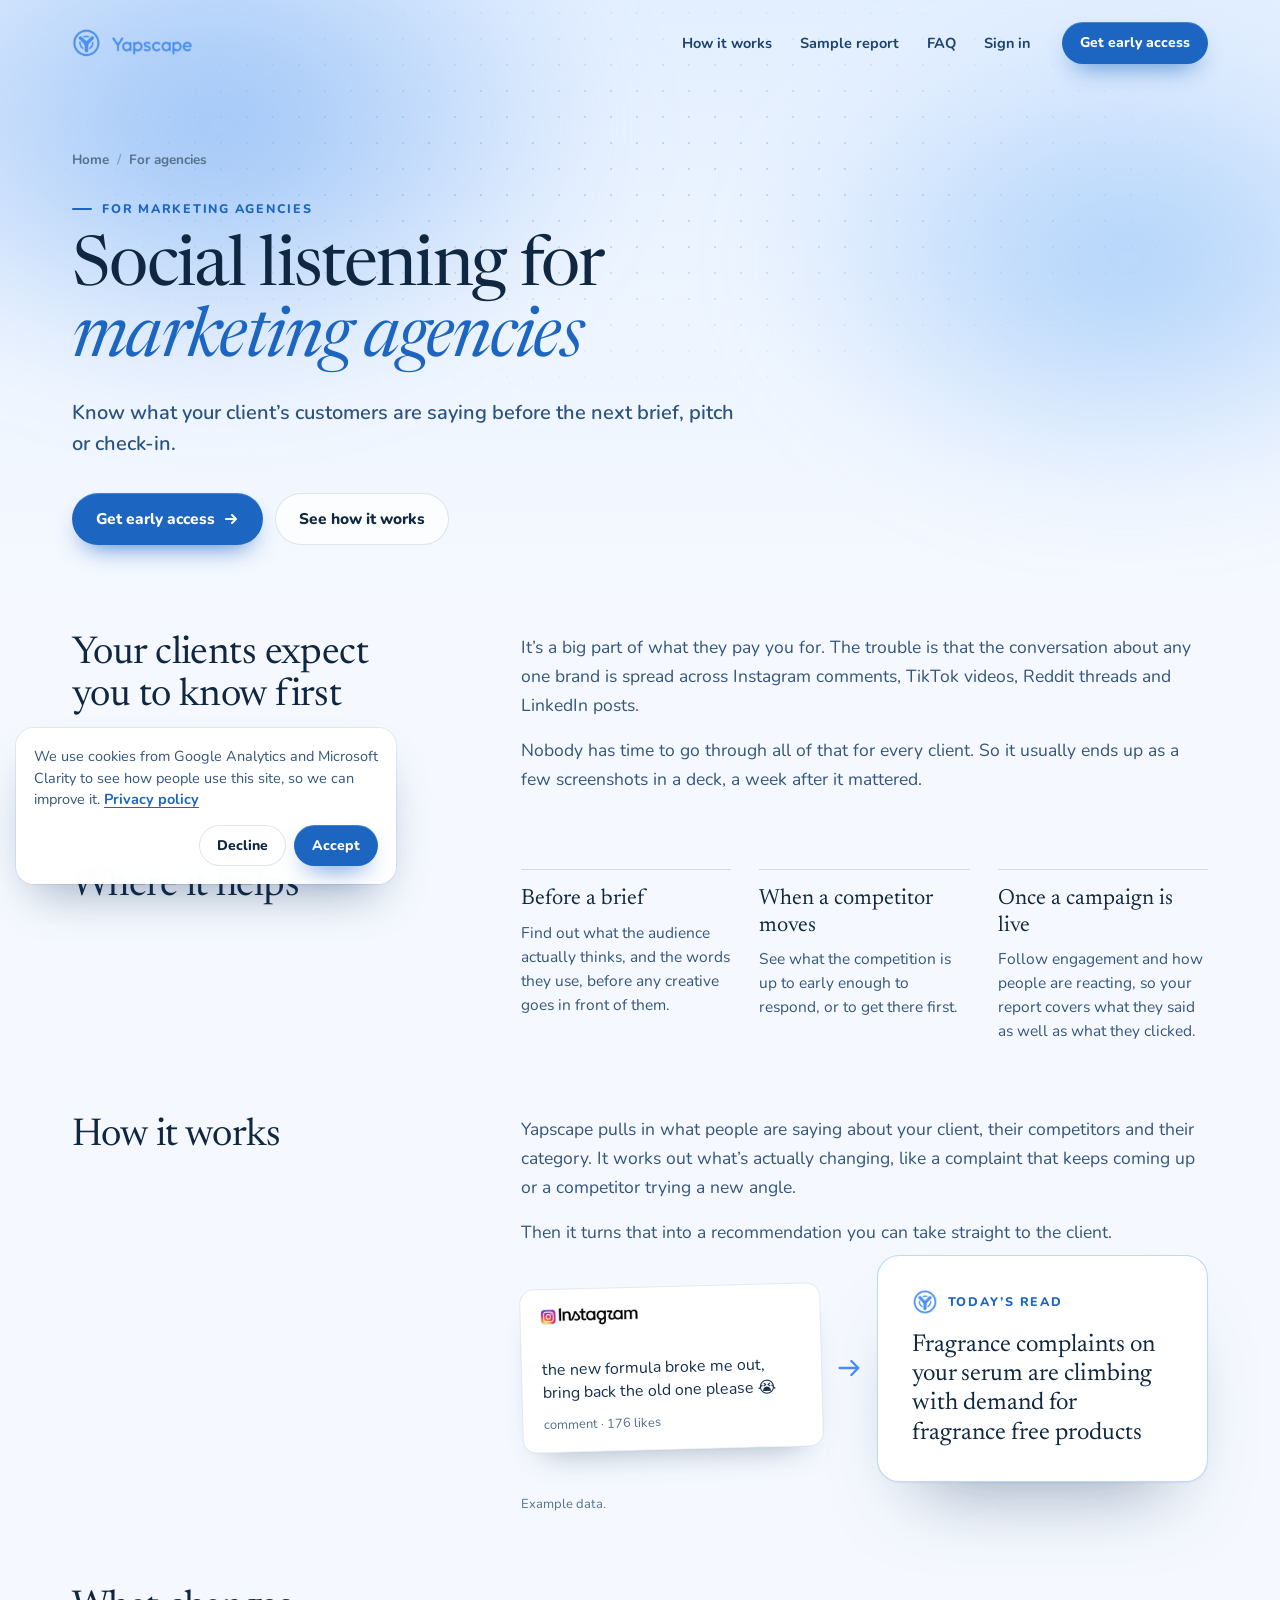
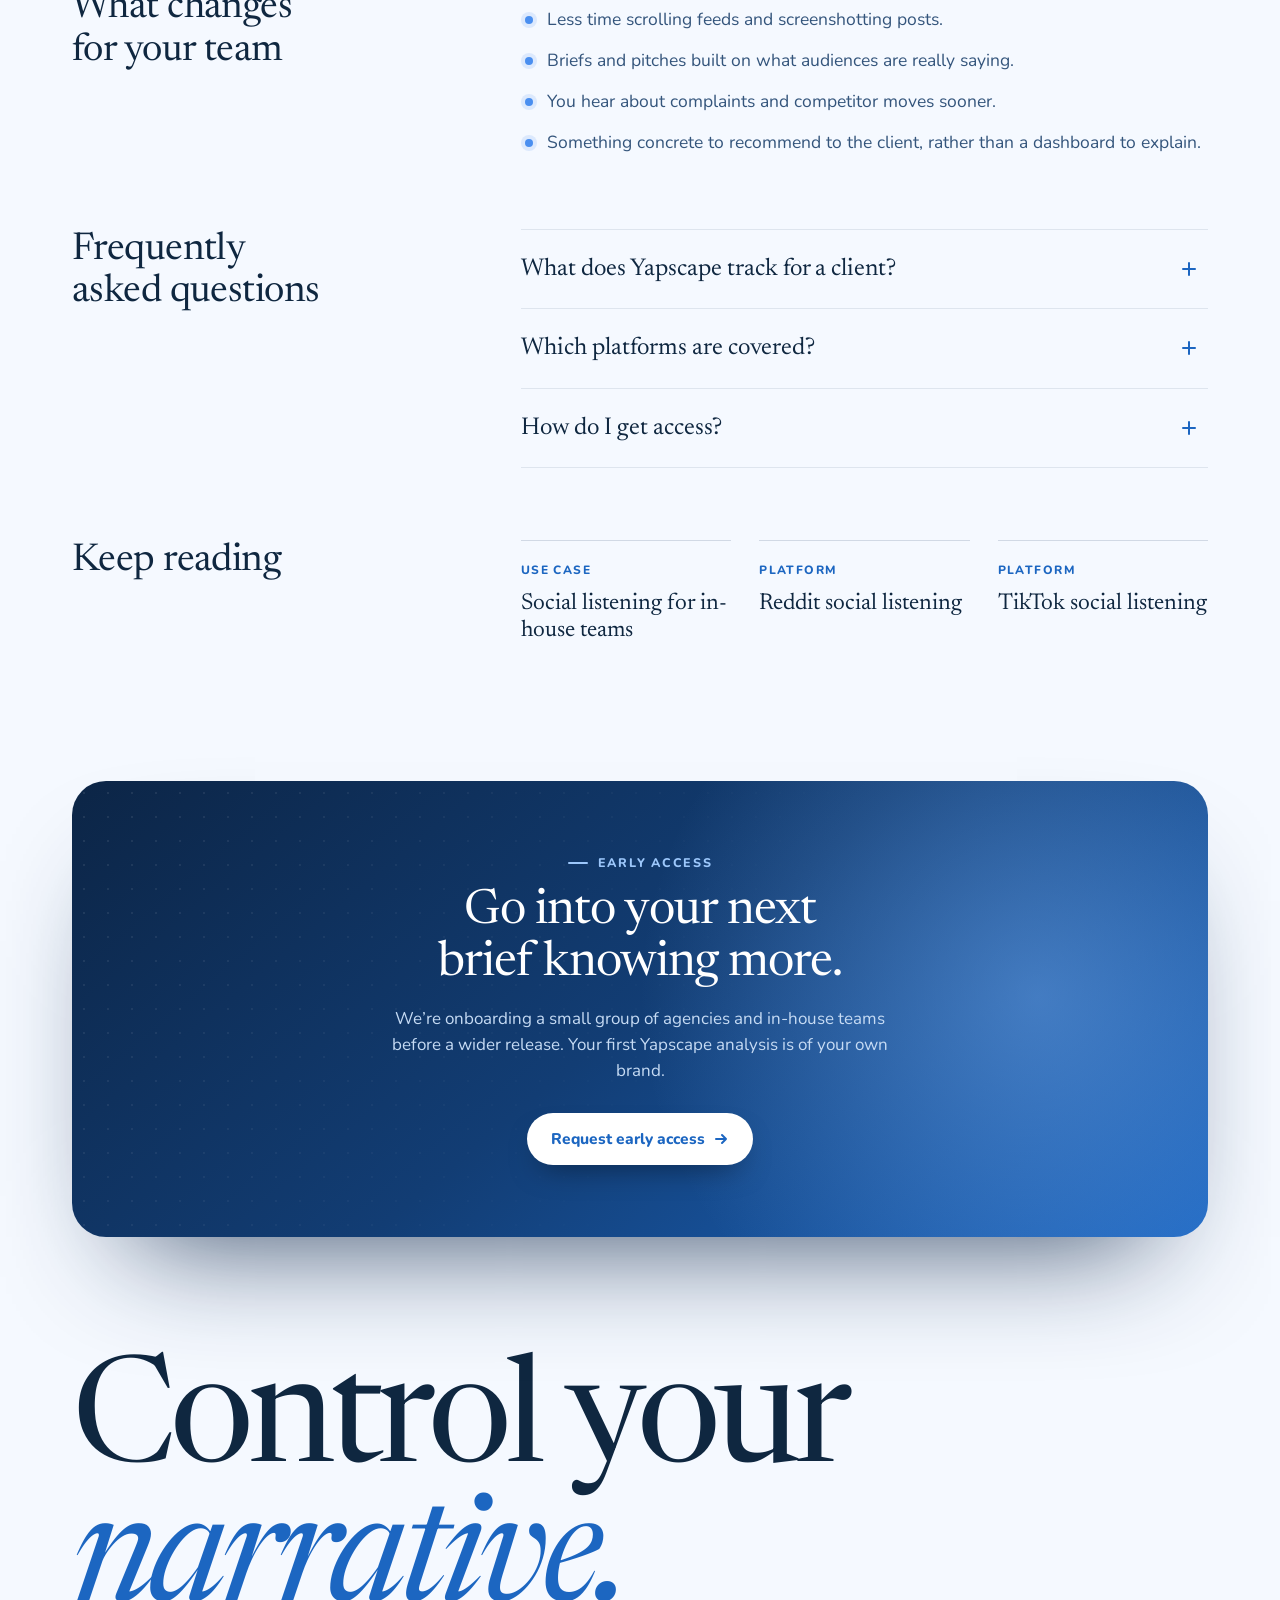
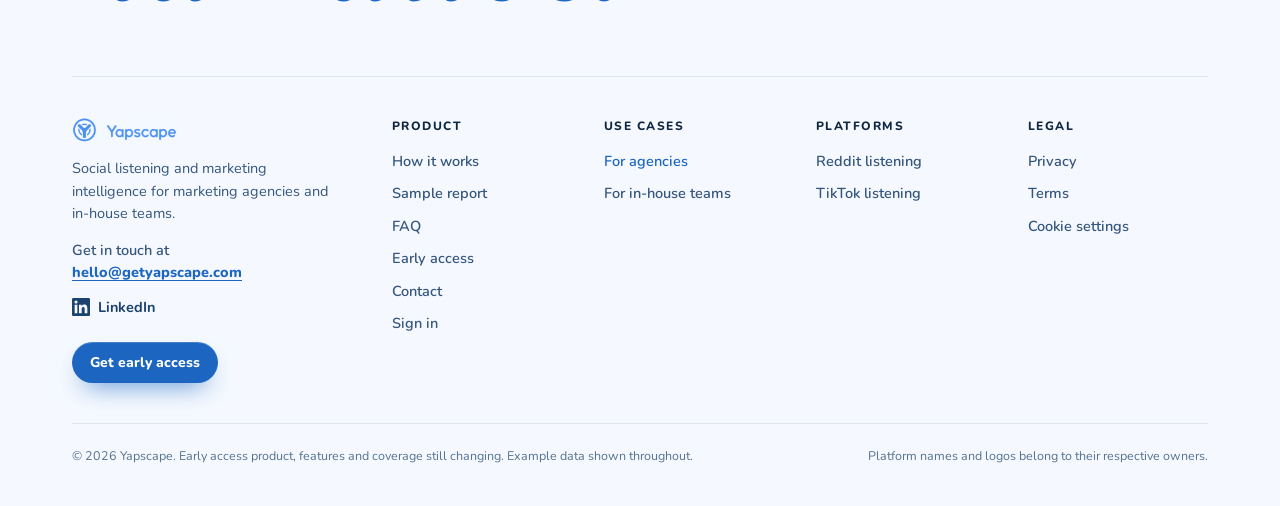
<file: use-cases/agencies/index.html>
<!DOCTYPE html>
<html lang="en">
<head>
  <!-- Consent Mode: no analytics cookies until the visitor accepts in the cookie banner -->
  <script>
    window.dataLayer = window.dataLayer || [];
    function gtag(){dataLayer.push(arguments);}
    gtag('consent', 'default', { analytics_storage: 'denied', ad_storage: 'denied', ad_user_data: 'denied', ad_personalization: 'denied' });
    try { if (localStorage.getItem('yap-cookie-consent') === 'granted') gtag('consent', 'update', { analytics_storage: 'granted' }); } catch (e) {}
  </script>
  <!-- Google tag (gtag.js) -->
  <script async src="https://www.googletagmanager.com/gtag/js?id=G-P0SG9B8C4T"></script>
  <script>
    window.dataLayer = window.dataLayer || [];
    function gtag(){dataLayer.push(arguments);}
    gtag('js', new Date());

    gtag('config', 'G-P0SG9B8C4T');
  </script>
  <meta charset="utf-8">
  <meta name="viewport" content="width=device-width, initial-scale=1">
  <title>Social Listening for Marketing Agencies | Yapscape</title>
  <meta name="description" content="Social listening for marketing agencies. Know what your clients’ customers and competitors are saying before your next brief, pitch or report.">
  <meta name="robots" content="index, follow, max-image-preview:large, max-snippet:-1">
  <link rel="canonical" href="https://www.getyapscape.com/use-cases/agencies/">
  <link rel="icon" href="/favicon.ico" sizes="any">
  <link rel="icon" type="image/png" sizes="192x192" href="/favicon.png">
  <link rel="apple-touch-icon" href="/favicon.png">
  <meta name="theme-color" content="#1c66c1">
  <meta property="og:type" content="website">
  <meta property="og:site_name" content="Yapscape">
  <meta property="og:locale" content="en_US">
  <meta property="og:url" content="https://www.getyapscape.com/use-cases/agencies/">
  <meta property="og:title" content="Social Listening for Marketing Agencies | Yapscape">
  <meta property="og:description" content="Social listening for marketing agencies. Know what your clients’ customers and competitors are saying before your next brief, pitch or report.">
  <meta property="og:image" content="https://www.getyapscape.com/og-hero.png">
  <meta property="og:image:width" content="1200">
  <meta property="og:image:height" content="630">
  <meta name="twitter:card" content="summary_large_image">
  <meta name="twitter:title" content="Social Listening for Marketing Agencies | Yapscape">
  <meta name="twitter:description" content="Social listening for marketing agencies. Know what your clients’ customers and competitors are saying before your next brief, pitch or report.">
  <meta name="twitter:image" content="https://www.getyapscape.com/og-hero.png">
  <link rel="preload" href="/assets/fonts/newsreader.woff2" as="font" type="font/woff2" crossorigin>
  <link rel="preload" href="/assets/fonts/nunito.woff2" as="font" type="font/woff2" crossorigin>
  <script>document.documentElement.className = 'js';</script>
  <script type="application/ld+json">
  {
    "@context": "https://schema.org",
    "@graph": [
      {
        "@type": "WebPage",
        "@id": "https://www.getyapscape.com/use-cases/agencies/#page",
        "url": "https://www.getyapscape.com/use-cases/agencies/",
        "name": "Social Listening for Marketing Agencies | Yapscape",
        "description": "Social listening for marketing agencies. Know what your clients’ customers and competitors are saying before your next brief, pitch or report.",
        "inLanguage": "en",
        "dateModified": "2026-10-11",
        "isPartOf": {
          "@id": "https://www.getyapscape.com/#website"
        },
        "about": {
          "@id": "https://www.getyapscape.com/#org"
        },
        "breadcrumb": {
          "@id": "https://www.getyapscape.com/use-cases/agencies/#breadcrumb"
        }
      },
      {
        "@type": "BreadcrumbList",
        "@id": "https://www.getyapscape.com/use-cases/agencies/#breadcrumb",
        "itemListElement": [
          {
            "@type": "ListItem",
            "position": 1,
            "name": "Home",
            "item": "https://www.getyapscape.com/"
          },
          {
            "@type": "ListItem",
            "position": 2,
            "name": "For agencies",
            "item": "https://www.getyapscape.com/use-cases/agencies/"
          }
        ]
      },
      {
        "@type": "FAQPage",
        "@id": "https://www.getyapscape.com/use-cases/agencies/#faq",
        "mainEntity": [
          {
            "@type": "Question",
            "name": "What does Yapscape track for a client?",
            "acceptedAnswer": {
              "@type": "Answer",
              "text": "Conversations about the brand, its competitors and its category across the main social platforms. It then picks out what’s changing and suggests what to do about it."
            }
          },
          {
            "@type": "Question",
            "name": "Which platforms are covered?",
            "acceptedAnswer": {
              "@type": "Answer",
              "text": "Instagram, TikTok, YouTube, X, Reddit, Threads, Facebook and LinkedIn. Coverage differs a little between platforms while we’re in early access."
            }
          },
          {
            "@type": "Question",
            "name": "How do I get access?",
            "acceptedAnswer": {
              "@type": "Answer",
              "text": "We’re in limited early access right now. Request access and we’ll get in touch with you directly. We start with a Yapscape analysis of your own brand."
            }
          }
        ]
      }
    ]
  }
  </script>
  <link rel="stylesheet" href="/assets/site.css">
</head>
<body>
  <a class="skip" href="#main">Skip to content</a>

  <header class="nav" id="nav">
    <nav class="nav-bar" aria-label="Main">
      <a class="logo" href="/" aria-label="Yapscape home"><img src="/assets/logo.png" alt="Yapscape" width="340" height="84"></a>
      <div class="nav-links">
        <a href="/#how-it-works">How it works</a>
        <a href="/sample-report/">Sample report</a>
        <a href="/#faq">FAQ</a>
        <a href="https://app.getyapscape.com/">Sign in</a>
        <a class="btn btn-primary btn-sm" href="/early-access/">Get early access</a>
      </div>
      <button class="menu-btn" type="button" aria-label="Open menu" aria-expanded="false" aria-controls="menu"><span></span><span></span><span></span></button>
    </nav>
    <div class="menu" id="menu" hidden>
      <a href="/#how-it-works">How it works</a>
      <a href="/sample-report/">Sample report</a>
      <a href="/#faq">FAQ</a>
      <a href="https://app.getyapscape.com/">Sign in</a>
      <a class="btn btn-primary" href="/early-access/">Get early access</a>
    </div>
  </header>

  <main id="main">
    <section class="page-hero">
      <div class="hero-bg" aria-hidden="true"><div class="blob b1"></div><div class="blob b2"></div></div>
      <div class="wrap">
        <nav aria-label="Breadcrumb"><ol class="crumbs"><li><a href="/">Home</a></li><li aria-current="page">For agencies</li></ol></nav>
        <span class="eyebrow">For marketing agencies</span>
        <h1 class="page-title">Social listening for <em>marketing agencies</em></h1>
        <p class="page-lede">Know what your client’s customers are saying before the next brief, pitch or check-in.</p>
        <div class="cta-row">
          <a class="btn btn-primary" href="/early-access/">Get early access <svg width="16" height="16" viewBox="0 0 16 16" fill="none" stroke="currentColor" stroke-width="2" stroke-linecap="round" stroke-linejoin="round" aria-hidden="true"><path d="M3 8h10M9 4l4 4-4 4"/></svg></a>
          <a class="btn btn-ghost" href="/#how-it-works">See how it works</a>
        </div>
      </div>
    </section>
    <div class="wrap article">
      <section class="block" data-reveal>
        <h2>Your clients expect you to know first</h2>
        <div class="prose">
          <p>It’s a big part of what they pay you for. The trouble is that the conversation about any one brand is spread across Instagram comments, TikTok videos, Reddit threads and LinkedIn posts.</p>
          <p>Nobody has time to go through all of that for every client. So it usually ends up as a few screenshots in a deck, a week after it mattered.</p>
        </div>
      </section>
      <section class="block" data-reveal>
        <h2>Where it helps</h2>
        <div class="prose">
          <div class="cards3">
            <div class="mini"><h3>Before a brief</h3><p>Find out what the audience actually thinks, and the words they use, before any creative goes in front of them.</p></div>
            <div class="mini"><h3>When a competitor moves</h3><p>See what the competition is up to early enough to respond, or to get there first.</p></div>
            <div class="mini"><h3>Once a campaign is live</h3><p>Follow engagement and how people are reacting, so your report covers what they said as well as what they clicked.</p></div>
          </div>
        </div>
      </section>
      <section class="block" data-reveal>
        <h2>How it works</h2>
        <div class="prose">
          <p>Yapscape pulls in what people are saying about your client, their competitors and their category. It works out what’s actually changing, like a complaint that keeps coming up or a competitor trying a new angle.</p>
          <p>Then it turns that into a recommendation you can take straight to the client.</p>
          <div class="example" role="img" aria-label="Example: a Instagram post and the read Yapscape produces from it">
            <div class="src-post"><img src="/assets/logos/instagram.png" alt="" width="258" height="48"><br>the new formula broke me out, bring back the old one please 😭<small>comment · 176 likes</small></div>
            <svg class="arrow" viewBox="0 0 24 24" fill="none" stroke="currentColor" stroke-width="2" stroke-linecap="round" stroke-linejoin="round" aria-hidden="true"><path d="M4 12h16M14 6l6 6-6 6"/></svg>
            <div class="signal"><div class="signal-head"><img src="/assets/mark.png" alt="" width="64" height="64" loading="lazy">Today’s read</div><p>Fragrance complaints on your serum are climbing with demand for fragrance free products</p></div>
          </div>
          <p class="note">Example data.</p>
        </div>
      </section>
      <section class="block" data-reveal>
        <h2>What changes for your team</h2>
        <div class="prose">
          <ul>
            <li>Less time scrolling feeds and screenshotting posts.</li>
            <li>Briefs and pitches built on what audiences are really saying.</li>
            <li>You hear about complaints and competitor moves sooner.</li>
            <li>Something concrete to recommend to the client, rather than a dashboard to explain.</li>
          </ul>
        </div>
      </section>
      <section class="block faq" data-reveal>
        <h2>Frequently asked questions</h2>
        <div class="faq-list">
            <details><summary>What does Yapscape track for a client?</summary><p>Conversations about the brand, its competitors and its category across the main social platforms. It then picks out what’s changing and suggests what to do about it.</p></details>
            <details><summary>Which platforms are covered?</summary><p>Instagram, TikTok, YouTube, X, Reddit, Threads, Facebook and LinkedIn. Coverage differs a little between platforms while we’re in early access.</p></details>
            <details><summary>How do I get access?</summary><p>We’re in limited early access right now. <a href="/early-access/">Request access</a> and we’ll get in touch with you directly. We start with a Yapscape analysis of your own brand.</p></details>
        </div>
      </section>
      <section class="block" data-reveal>
        <h2>Keep reading</h2>
        <div class="related">
            <a href="/use-cases/in-house-teams/"><small>Use case</small><strong>Social listening for in-house teams</strong></a>
            <a href="/platforms/reddit/"><small>Platform</small><strong>Reddit social listening</strong></a>
            <a href="/platforms/tiktok/"><small>Platform</small><strong>TikTok social listening</strong></a>
        </div>
      </section>
    </div>
    <section class="cta">
      <div class="wrap">
        <div class="cta-panel simple" data-reveal>
          <span class="eyebrow">Early access</span>
          <h2>Go into your next brief knowing more.</h2>
          <p>We’re onboarding a small group of agencies and in-house teams before a wider release. Your first Yapscape analysis is of your own brand.</p>
          <a class="btn" href="/early-access/">Request early access <svg width="16" height="16" viewBox="0 0 16 16" fill="none" stroke="currentColor" stroke-width="2" stroke-linecap="round" stroke-linejoin="round" aria-hidden="true"><path d="M3 8h10M9 4l4 4-4 4"/></svg></a>
        </div>
      </div>
    </section>

  </main>

  <footer class="footer">
    <div class="wrap">
      <p class="foot-big" data-reveal aria-hidden="true">Control your <em>narrative.</em></p>
      <div class="foot-grid">
        <div class="foot-brand">
          <a href="/" aria-label="Yapscape home"><img src="/assets/logo.png" alt="Yapscape" width="340" height="84" loading="lazy"></a>
          <p>Social listening and marketing intelligence for marketing agencies and in-house teams.</p>
          <p class="foot-mail">Get in touch at <a href="mailto:hello@getyapscape.com">hello@getyapscape.com</a></p>
          <a class="foot-social" href="https://www.linkedin.com/company/yapscape/" target="_blank" rel="noopener" aria-label="Yapscape on LinkedIn"><svg width="18" height="18" viewBox="0 0 24 24" fill="currentColor" aria-hidden="true"><path d="M20.45 20.45h-3.56v-5.57c0-1.33-.03-3.04-1.85-3.04-1.85 0-2.14 1.45-2.14 2.94v5.67H9.35V9h3.41v1.56h.05c.48-.9 1.64-1.85 3.37-1.85 3.6 0 4.27 2.37 4.27 5.46v6.28zM5.34 7.43a2.06 2.06 0 1 1 0-4.13 2.06 2.06 0 0 1 0 4.13zM7.12 20.45H3.56V9h3.56v11.45zM22.23 0H1.77C.79 0 0 .77 0 1.72v20.56C0 23.23.79 24 1.77 24h20.46c.98 0 1.77-.77 1.77-1.72V1.72C24 .77 23.21 0 22.23 0z"/></svg><span>LinkedIn</span></a>
          <a class="btn btn-primary btn-sm" href="/early-access/">Get early access</a>
        </div>
        <nav class="foot-col" aria-label="Product">
          <p class="foot-h">Product</p>
          <a href="/#how-it-works">How it works</a>
          <a href="/sample-report/">Sample report</a>
          <a href="/#faq">FAQ</a>
          <a href="/early-access/">Early access</a>
          <a href="/contact/">Contact</a>
          <a href="https://app.getyapscape.com/">Sign in</a>
        </nav>
        <nav class="foot-col" aria-label="Use cases">
          <p class="foot-h">Use cases</p>
          <a href="/use-cases/agencies/" aria-current="page">For agencies</a>
          <a href="/use-cases/in-house-teams/">For in-house teams</a>
        </nav>
        <nav class="foot-col" aria-label="Platforms">
          <p class="foot-h">Platforms</p>
          <a href="/platforms/reddit/">Reddit listening</a>
          <a href="/platforms/tiktok/">TikTok listening</a>
        </nav>
        <nav class="foot-col" aria-label="Legal">
          <p class="foot-h">Legal</p>
          <a href="/privacy/">Privacy</a>
          <a href="/terms/">Terms</a>
          <button class="foot-btn" type="button" data-cookie-settings>Cookie settings</button>
        </nav>
      </div>
      <div class="foot-base">
        <p>© 2026 Yapscape. Early access product, features and coverage still changing. Example data shown throughout.</p>
        <p>Platform names and logos belong to their respective owners.</p>
      </div>
    </div>
  </footer>

  <script src="/assets/site.js" defer></script>
</body>
</html>
</file>
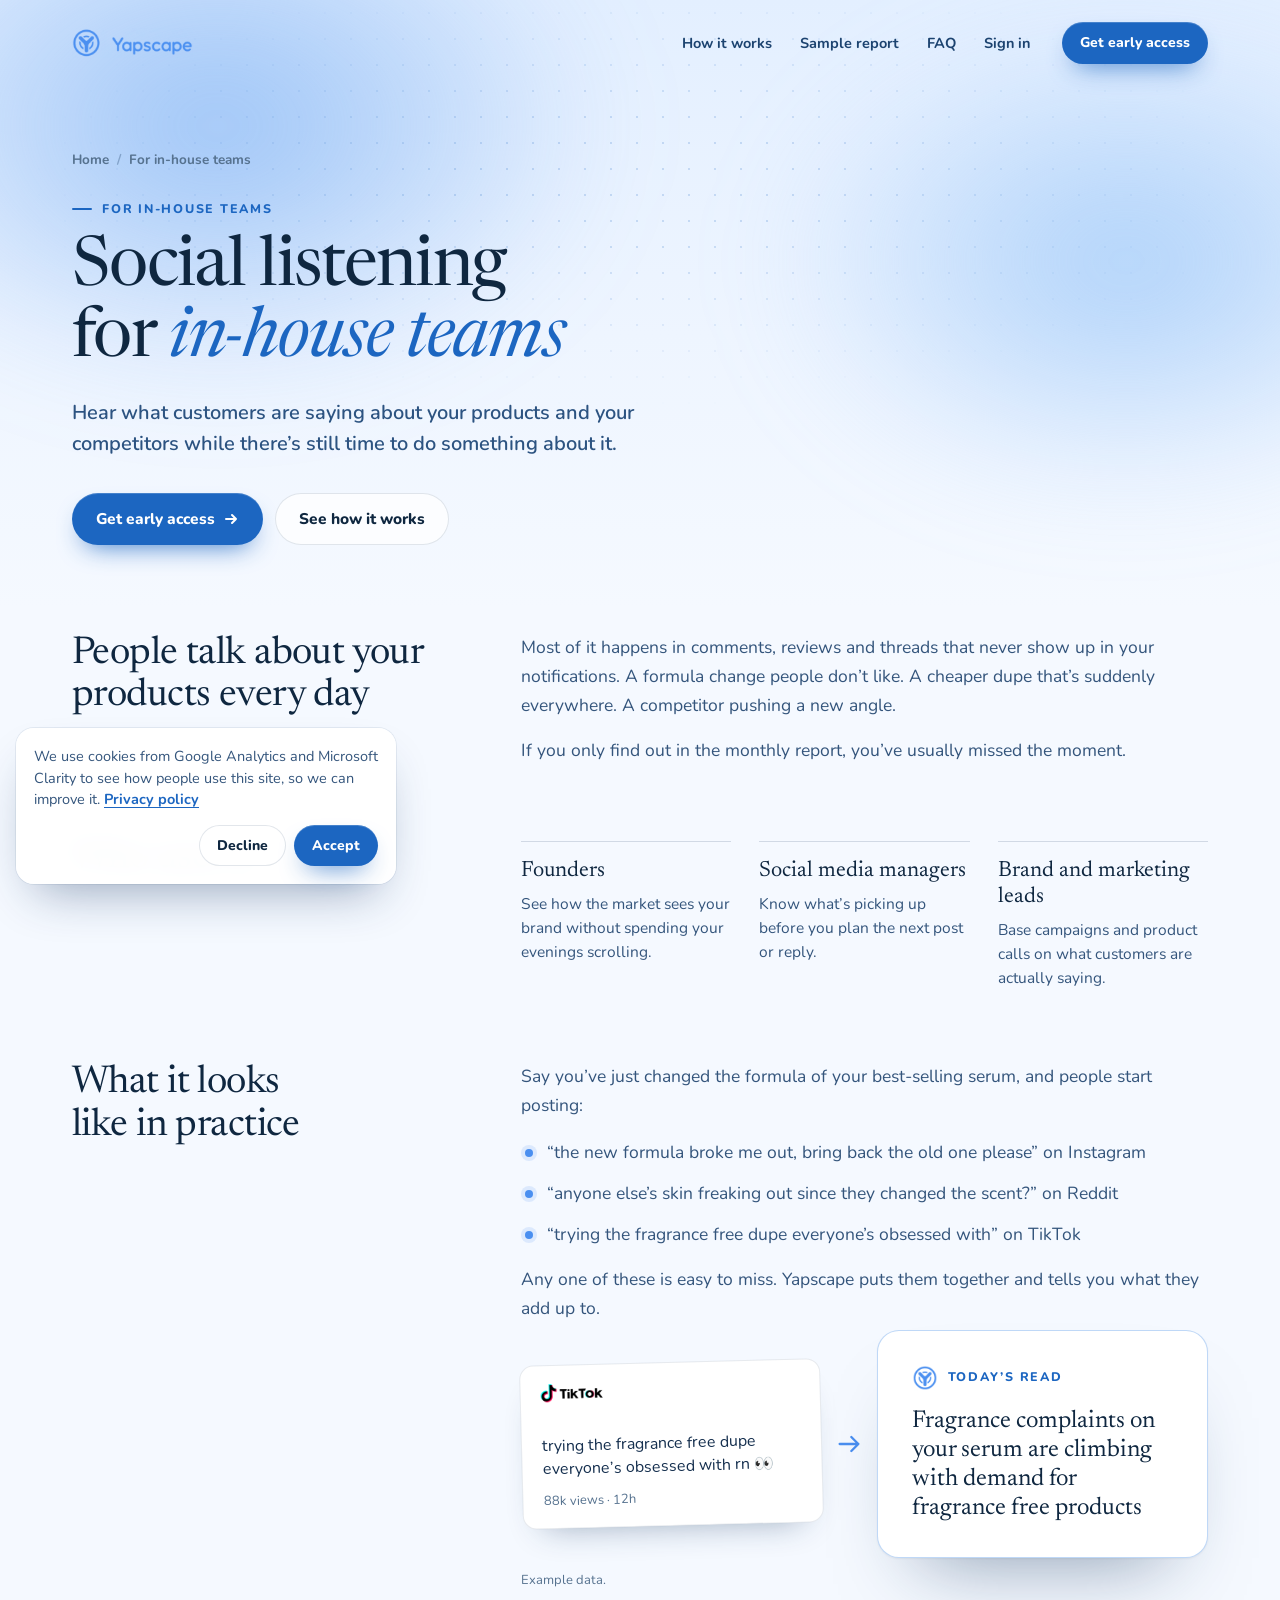
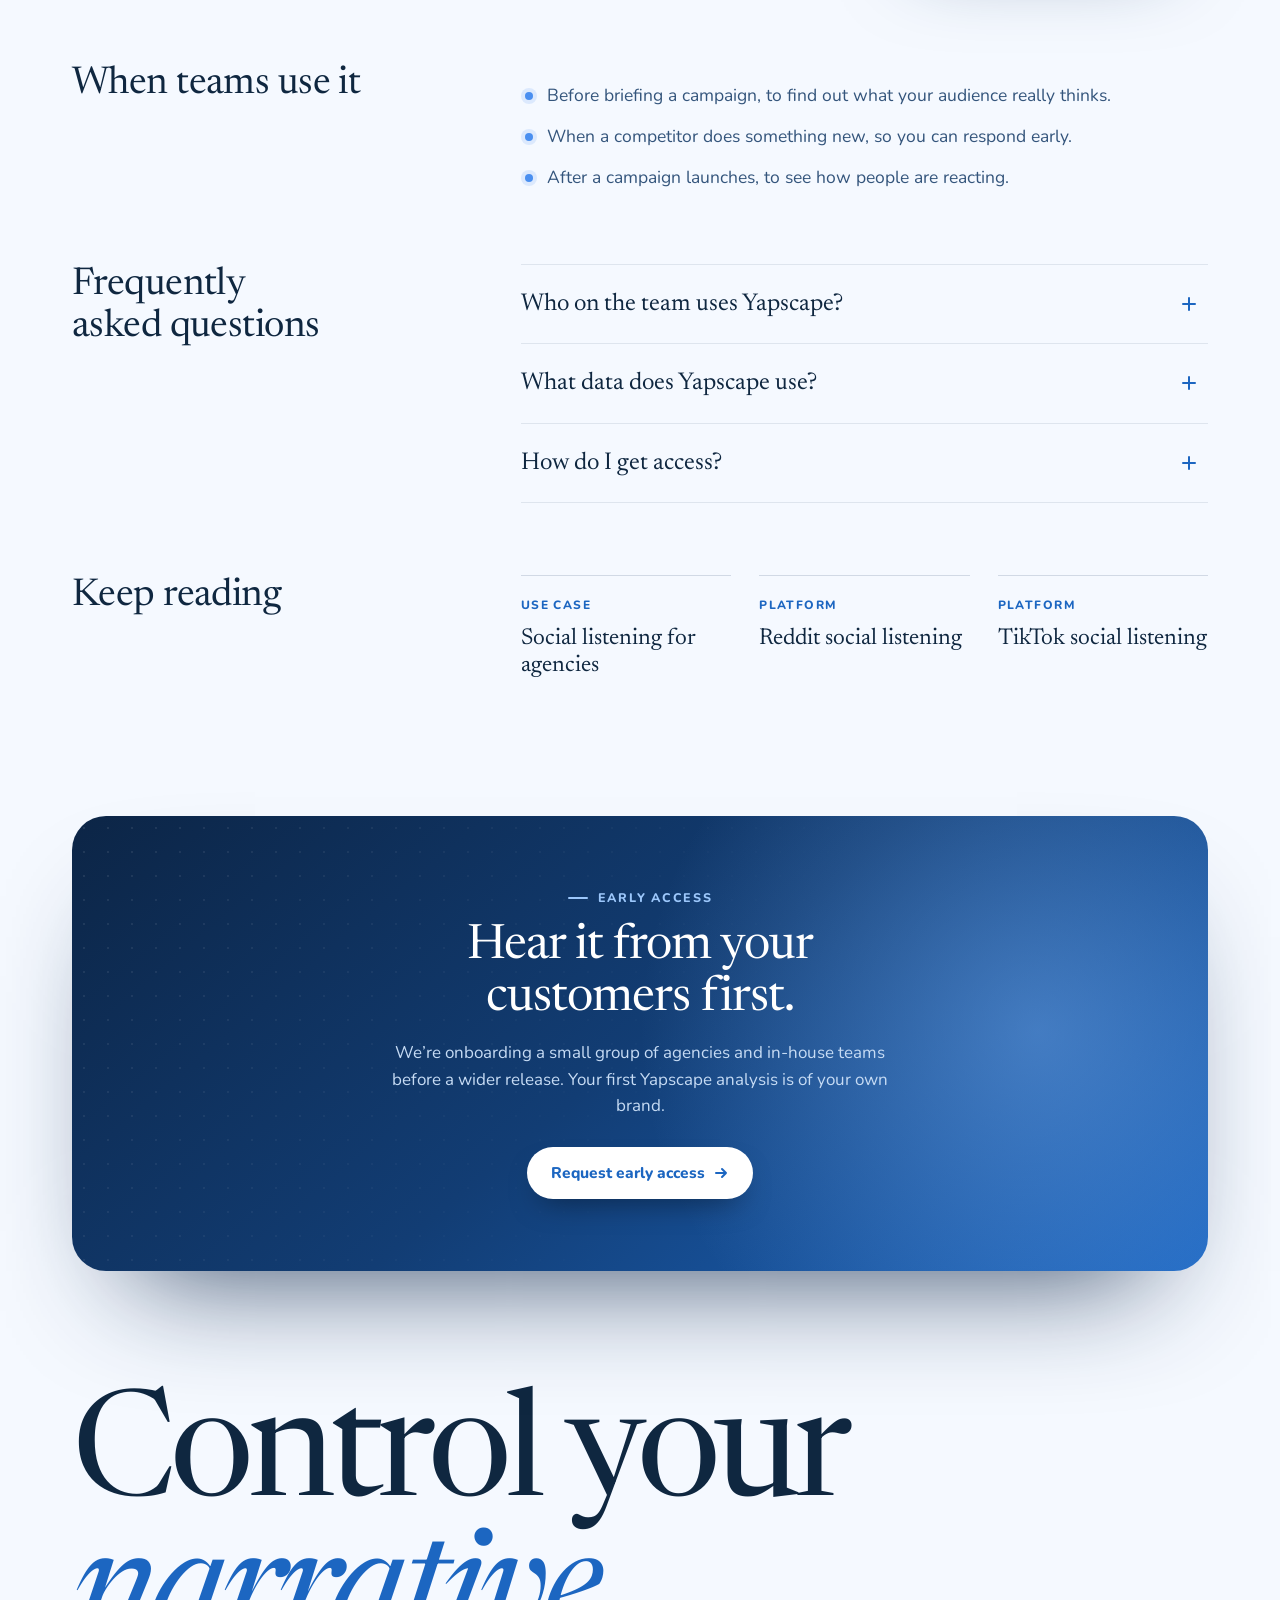
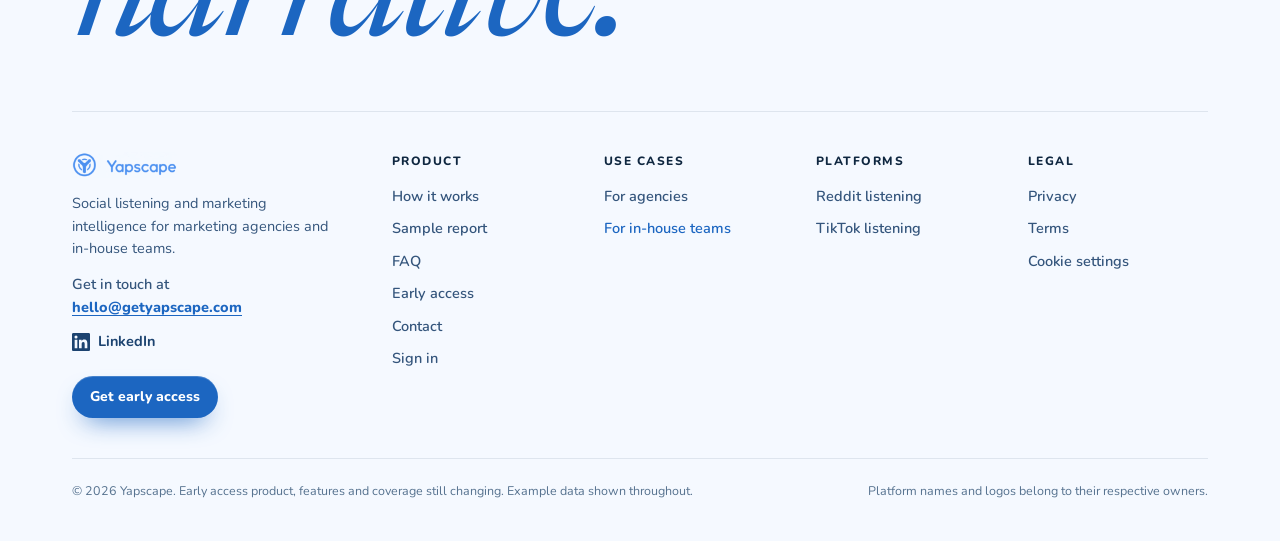
<file: use-cases/in-house-teams/index.html>
<!DOCTYPE html>
<html lang="en">
<head>
  <!-- Consent Mode: no analytics cookies until the visitor accepts in the cookie banner -->
  <script>
    window.dataLayer = window.dataLayer || [];
    function gtag(){dataLayer.push(arguments);}
    gtag('consent', 'default', { analytics_storage: 'denied', ad_storage: 'denied', ad_user_data: 'denied', ad_personalization: 'denied' });
    try { if (localStorage.getItem('yap-cookie-consent') === 'granted') gtag('consent', 'update', { analytics_storage: 'granted' }); } catch (e) {}
  </script>
  <!-- Google tag (gtag.js) -->
  <script async src="https://www.googletagmanager.com/gtag/js?id=G-P0SG9B8C4T"></script>
  <script>
    window.dataLayer = window.dataLayer || [];
    function gtag(){dataLayer.push(arguments);}
    gtag('js', new Date());

    gtag('config', 'G-P0SG9B8C4T');
  </script>
  <meta charset="utf-8">
  <meta name="viewport" content="width=device-width, initial-scale=1">
  <title>Social Listening for In-House Marketing Teams | Yapscape</title>
  <meta name="description" content="Social listening for in-house teams, founders and social media managers. Hear what customers say about your products and competitors while you can still act on it.">
  <meta name="robots" content="index, follow, max-image-preview:large, max-snippet:-1">
  <link rel="canonical" href="https://www.getyapscape.com/use-cases/in-house-teams/">
  <link rel="icon" href="/favicon.ico" sizes="any">
  <link rel="icon" type="image/png" sizes="192x192" href="/favicon.png">
  <link rel="apple-touch-icon" href="/favicon.png">
  <meta name="theme-color" content="#1c66c1">
  <meta property="og:type" content="website">
  <meta property="og:site_name" content="Yapscape">
  <meta property="og:locale" content="en_US">
  <meta property="og:url" content="https://www.getyapscape.com/use-cases/in-house-teams/">
  <meta property="og:title" content="Social Listening for In-House Marketing Teams | Yapscape">
  <meta property="og:description" content="Social listening for in-house teams, founders and social media managers. Hear what customers say about your products and competitors while you can still act on it.">
  <meta property="og:image" content="https://www.getyapscape.com/og-hero.png">
  <meta property="og:image:width" content="1200">
  <meta property="og:image:height" content="630">
  <meta name="twitter:card" content="summary_large_image">
  <meta name="twitter:title" content="Social Listening for In-House Marketing Teams | Yapscape">
  <meta name="twitter:description" content="Social listening for in-house teams, founders and social media managers. Hear what customers say about your products and competitors while you can still act on it.">
  <meta name="twitter:image" content="https://www.getyapscape.com/og-hero.png">
  <link rel="preload" href="/assets/fonts/newsreader.woff2" as="font" type="font/woff2" crossorigin>
  <link rel="preload" href="/assets/fonts/nunito.woff2" as="font" type="font/woff2" crossorigin>
  <script>document.documentElement.className = 'js';</script>
  <script type="application/ld+json">
  {
    "@context": "https://schema.org",
    "@graph": [
      {
        "@type": "WebPage",
        "@id": "https://www.getyapscape.com/use-cases/in-house-teams/#page",
        "url": "https://www.getyapscape.com/use-cases/in-house-teams/",
        "name": "Social Listening for In-House Marketing Teams | Yapscape",
        "description": "Social listening for in-house teams, founders and social media managers. Hear what customers say about your products and competitors while you can still act on it.",
        "inLanguage": "en",
        "dateModified": "2026-10-11",
        "isPartOf": {
          "@id": "https://www.getyapscape.com/#website"
        },
        "about": {
          "@id": "https://www.getyapscape.com/#org"
        },
        "breadcrumb": {
          "@id": "https://www.getyapscape.com/use-cases/in-house-teams/#breadcrumb"
        }
      },
      {
        "@type": "BreadcrumbList",
        "@id": "https://www.getyapscape.com/use-cases/in-house-teams/#breadcrumb",
        "itemListElement": [
          {
            "@type": "ListItem",
            "position": 1,
            "name": "Home",
            "item": "https://www.getyapscape.com/"
          },
          {
            "@type": "ListItem",
            "position": 2,
            "name": "For in-house teams",
            "item": "https://www.getyapscape.com/use-cases/in-house-teams/"
          }
        ]
      },
      {
        "@type": "FAQPage",
        "@id": "https://www.getyapscape.com/use-cases/in-house-teams/#faq",
        "mainEntity": [
          {
            "@type": "Question",
            "name": "Who on the team uses Yapscape?",
            "acceptedAnswer": {
              "@type": "Answer",
              "text": "Usually founders, brand and marketing leads, and social media managers. Anyone who needs to know what customers think before they brief, post or reply."
            }
          },
          {
            "@type": "Question",
            "name": "What data does Yapscape use?",
            "acceptedAnswer": {
              "@type": "Answer",
              "text": "Only publicly available posts, comments and reviews. We don’t buy private data and we never sell what we collect."
            }
          },
          {
            "@type": "Question",
            "name": "How do I get access?",
            "acceptedAnswer": {
              "@type": "Answer",
              "text": "We’re in limited early access right now. Request access and we’ll get in touch with you directly. We start with a Yapscape analysis of your own brand."
            }
          }
        ]
      }
    ]
  }
  </script>
  <link rel="stylesheet" href="/assets/site.css">
</head>
<body>
  <a class="skip" href="#main">Skip to content</a>

  <header class="nav" id="nav">
    <nav class="nav-bar" aria-label="Main">
      <a class="logo" href="/" aria-label="Yapscape home"><img src="/assets/logo.png" alt="Yapscape" width="340" height="84"></a>
      <div class="nav-links">
        <a href="/#how-it-works">How it works</a>
        <a href="/sample-report/">Sample report</a>
        <a href="/#faq">FAQ</a>
        <a href="https://app.getyapscape.com/">Sign in</a>
        <a class="btn btn-primary btn-sm" href="/early-access/">Get early access</a>
      </div>
      <button class="menu-btn" type="button" aria-label="Open menu" aria-expanded="false" aria-controls="menu"><span></span><span></span><span></span></button>
    </nav>
    <div class="menu" id="menu" hidden>
      <a href="/#how-it-works">How it works</a>
      <a href="/sample-report/">Sample report</a>
      <a href="/#faq">FAQ</a>
      <a href="https://app.getyapscape.com/">Sign in</a>
      <a class="btn btn-primary" href="/early-access/">Get early access</a>
    </div>
  </header>

  <main id="main">
    <section class="page-hero">
      <div class="hero-bg" aria-hidden="true"><div class="blob b1"></div><div class="blob b2"></div></div>
      <div class="wrap">
        <nav aria-label="Breadcrumb"><ol class="crumbs"><li><a href="/">Home</a></li><li aria-current="page">For in-house teams</li></ol></nav>
        <span class="eyebrow">For in-house teams</span>
        <h1 class="page-title">Social listening for <em>in-house teams</em></h1>
        <p class="page-lede">Hear what customers are saying about your products and your competitors while there’s still time to do something about it.</p>
        <div class="cta-row">
          <a class="btn btn-primary" href="/early-access/">Get early access <svg width="16" height="16" viewBox="0 0 16 16" fill="none" stroke="currentColor" stroke-width="2" stroke-linecap="round" stroke-linejoin="round" aria-hidden="true"><path d="M3 8h10M9 4l4 4-4 4"/></svg></a>
          <a class="btn btn-ghost" href="/#how-it-works">See how it works</a>
        </div>
      </div>
    </section>
    <div class="wrap article">
      <section class="block" data-reveal>
        <h2>People talk about your products every day</h2>
        <div class="prose">
          <p>Most of it happens in comments, reviews and threads that never show up in your notifications. A formula change people don’t like. A cheaper dupe that’s suddenly everywhere. A competitor pushing a new angle.</p>
          <p>If you only find out in the monthly report, you’ve usually missed the moment.</p>
        </div>
      </section>
      <section class="block" data-reveal>
        <h2>Who uses it</h2>
        <div class="prose">
          <div class="cards3">
            <div class="mini"><h3>Founders</h3><p>See how the market sees your brand without spending your evenings scrolling.</p></div>
            <div class="mini"><h3>Social media managers</h3><p>Know what’s picking up before you plan the next post or reply.</p></div>
            <div class="mini"><h3>Brand and marketing leads</h3><p>Base campaigns and product calls on what customers are actually saying.</p></div>
          </div>
        </div>
      </section>
      <section class="block" data-reveal>
        <h2>What it looks like in practice</h2>
        <div class="prose">
          <p>Say you’ve just changed the formula of your best-selling serum, and people start posting:</p>
          <ul>
            <li>“the new formula broke me out, bring back the old one please” on Instagram</li>
            <li>“anyone else’s skin freaking out since they changed the scent?” on Reddit</li>
            <li>“trying the fragrance free dupe everyone’s obsessed with” on TikTok</li>
          </ul>
          <p>Any one of these is easy to miss. Yapscape puts them together and tells you what they add up to.</p>
          <div class="example" role="img" aria-label="Example: a Tiktok post and the read Yapscape produces from it">
            <div class="src-post"><img src="/assets/logos/tiktok.png" alt="" width="164" height="48"><br>trying the fragrance free dupe everyone’s obsessed with rn 👀<small>88k views · 12h</small></div>
            <svg class="arrow" viewBox="0 0 24 24" fill="none" stroke="currentColor" stroke-width="2" stroke-linecap="round" stroke-linejoin="round" aria-hidden="true"><path d="M4 12h16M14 6l6 6-6 6"/></svg>
            <div class="signal"><div class="signal-head"><img src="/assets/mark.png" alt="" width="64" height="64" loading="lazy">Today’s read</div><p>Fragrance complaints on your serum are climbing with demand for fragrance free products</p></div>
          </div>
          <p class="note">Example data.</p>
        </div>
      </section>
      <section class="block" data-reveal>
        <h2>When teams use it</h2>
        <div class="prose">
          <ul>
            <li>Before briefing a campaign, to find out what your audience really thinks.</li>
            <li>When a competitor does something new, so you can respond early.</li>
            <li>After a campaign launches, to see how people are reacting.</li>
          </ul>
        </div>
      </section>
      <section class="block faq" data-reveal>
        <h2>Frequently asked questions</h2>
        <div class="faq-list">
            <details><summary>Who on the team uses Yapscape?</summary><p>Usually founders, brand and marketing leads, and social media managers. Anyone who needs to know what customers think before they brief, post or reply.</p></details>
            <details><summary>What data does Yapscape use?</summary><p>Only publicly available posts, comments and reviews. We don’t buy private data and we never sell what we collect.</p></details>
            <details><summary>How do I get access?</summary><p>We’re in limited early access right now. <a href="/early-access/">Request access</a> and we’ll get in touch with you directly. We start with a Yapscape analysis of your own brand.</p></details>
        </div>
      </section>
      <section class="block" data-reveal>
        <h2>Keep reading</h2>
        <div class="related">
            <a href="/use-cases/agencies/"><small>Use case</small><strong>Social listening for agencies</strong></a>
            <a href="/platforms/reddit/"><small>Platform</small><strong>Reddit social listening</strong></a>
            <a href="/platforms/tiktok/"><small>Platform</small><strong>TikTok social listening</strong></a>
        </div>
      </section>
    </div>
    <section class="cta">
      <div class="wrap">
        <div class="cta-panel simple" data-reveal>
          <span class="eyebrow">Early access</span>
          <h2>Hear it from your customers first.</h2>
          <p>We’re onboarding a small group of agencies and in-house teams before a wider release. Your first Yapscape analysis is of your own brand.</p>
          <a class="btn" href="/early-access/">Request early access <svg width="16" height="16" viewBox="0 0 16 16" fill="none" stroke="currentColor" stroke-width="2" stroke-linecap="round" stroke-linejoin="round" aria-hidden="true"><path d="M3 8h10M9 4l4 4-4 4"/></svg></a>
        </div>
      </div>
    </section>

  </main>

  <footer class="footer">
    <div class="wrap">
      <p class="foot-big" data-reveal aria-hidden="true">Control your <em>narrative.</em></p>
      <div class="foot-grid">
        <div class="foot-brand">
          <a href="/" aria-label="Yapscape home"><img src="/assets/logo.png" alt="Yapscape" width="340" height="84" loading="lazy"></a>
          <p>Social listening and marketing intelligence for marketing agencies and in-house teams.</p>
          <p class="foot-mail">Get in touch at <a href="mailto:hello@getyapscape.com">hello@getyapscape.com</a></p>
          <a class="foot-social" href="https://www.linkedin.com/company/yapscape/" target="_blank" rel="noopener" aria-label="Yapscape on LinkedIn"><svg width="18" height="18" viewBox="0 0 24 24" fill="currentColor" aria-hidden="true"><path d="M20.45 20.45h-3.56v-5.57c0-1.33-.03-3.04-1.85-3.04-1.85 0-2.14 1.45-2.14 2.94v5.67H9.35V9h3.41v1.56h.05c.48-.9 1.64-1.85 3.37-1.85 3.6 0 4.27 2.37 4.27 5.46v6.28zM5.34 7.43a2.06 2.06 0 1 1 0-4.13 2.06 2.06 0 0 1 0 4.13zM7.12 20.45H3.56V9h3.56v11.45zM22.23 0H1.77C.79 0 0 .77 0 1.72v20.56C0 23.23.79 24 1.77 24h20.46c.98 0 1.77-.77 1.77-1.72V1.72C24 .77 23.21 0 22.23 0z"/></svg><span>LinkedIn</span></a>
          <a class="btn btn-primary btn-sm" href="/early-access/">Get early access</a>
        </div>
        <nav class="foot-col" aria-label="Product">
          <p class="foot-h">Product</p>
          <a href="/#how-it-works">How it works</a>
          <a href="/sample-report/">Sample report</a>
          <a href="/#faq">FAQ</a>
          <a href="/early-access/">Early access</a>
          <a href="/contact/">Contact</a>
          <a href="https://app.getyapscape.com/">Sign in</a>
        </nav>
        <nav class="foot-col" aria-label="Use cases">
          <p class="foot-h">Use cases</p>
          <a href="/use-cases/agencies/">For agencies</a>
          <a href="/use-cases/in-house-teams/" aria-current="page">For in-house teams</a>
        </nav>
        <nav class="foot-col" aria-label="Platforms">
          <p class="foot-h">Platforms</p>
          <a href="/platforms/reddit/">Reddit listening</a>
          <a href="/platforms/tiktok/">TikTok listening</a>
        </nav>
        <nav class="foot-col" aria-label="Legal">
          <p class="foot-h">Legal</p>
          <a href="/privacy/">Privacy</a>
          <a href="/terms/">Terms</a>
          <button class="foot-btn" type="button" data-cookie-settings>Cookie settings</button>
        </nav>
      </div>
      <div class="foot-base">
        <p>© 2026 Yapscape. Early access product, features and coverage still changing. Example data shown throughout.</p>
        <p>Platform names and logos belong to their respective owners.</p>
      </div>
    </div>
  </footer>

  <script src="/assets/site.js" defer></script>
</body>
</html>
</file>
<file: assets/site.css>
@font-face { font-family: Newsreader; font-style: normal; font-weight: 400; font-display: swap; src: url(fonts/newsreader.woff2) format('woff2'); }
@font-face { font-family: Newsreader; font-style: italic; font-weight: 400; font-display: swap; src: url(fonts/newsreader-italic.woff2) format('woff2'); }
@font-face { font-family: Nunito; font-style: normal; font-weight: 400 800; font-display: swap; src: url(fonts/nunito.woff2) format('woff2'); }

:root {
  --navy: #0f2740;
  --navy-2: #1c4370;
  --blue: #1c66c1;
  --blue-600: #2b7fe4;
  --blue-400: #4a8ff0;
  --blue-300: #7ab2f6;
  --blue-100: #dceafd;
  --blue-50: #eef5ff;
  --bg: #f5f9ff;
  --text: #34557c;
  --muted: #56728f;
  --line: rgba(21, 53, 92, 0.1);
  --serif: Newsreader, Georgia, serif;
  --sans: Nunito, system-ui, -apple-system, sans-serif;
  --ease: cubic-bezier(0.22, 0.9, 0.24, 1);
}

*, *::before, *::after { box-sizing: border-box; }
html { scroll-behavior: smooth; -webkit-text-size-adjust: 100%; }
body { margin: 0; font-family: var(--sans); font-size: 16px; line-height: 1.55; color: var(--text); background: var(--bg); -webkit-font-smoothing: antialiased; overflow-x: clip; }
img, video, svg { display: block; max-width: 100%; }
a { color: inherit; text-decoration: none; }
h1, h2, h3, p { margin: 0; }
em { font-style: italic; }
:focus-visible { outline: 2px solid var(--blue-600); outline-offset: 3px; border-radius: 8px; }
.wrap { max-width: 1200px; margin: 0 auto; padding: 0 32px; }
.skip { position: absolute; left: 16px; top: -60px; z-index: 100; padding: 10px 16px; border-radius: 10px; background: var(--navy); color: #fff; font-weight: 700; }
.skip:focus { top: 16px; }

/* ---------- buttons ---------- */
.btn { display: inline-flex; align-items: center; justify-content: center; gap: 8px; padding: 14px 24px; border: 0; border-radius: 999px; font: inherit; font-size: 15.5px; font-weight: 800; white-space: nowrap; cursor: pointer; transition: transform 0.25s var(--ease), box-shadow 0.25s, background-color 0.25s, color 0.25s; }
.btn svg { transition: transform 0.25s var(--ease); }
.btn:hover svg { transform: translateX(3px); }
.btn-primary { background: var(--blue); color: #fff; box-shadow: 0 12px 26px -12px rgba(28, 102, 193, 0.9), inset 0 1px 0 rgba(255, 255, 255, 0.18); }
.btn-primary:hover { background: #1757a8; color: #fff; transform: translateY(-1px); box-shadow: 0 16px 30px -12px rgba(28, 102, 193, 0.95), inset 0 1px 0 rgba(255, 255, 255, 0.18); }
.btn-ghost { background: rgba(255, 255, 255, 0.75); color: var(--navy); box-shadow: inset 0 0 0 1px rgba(21, 53, 92, 0.12); }
.btn-ghost:hover { background: #fff; transform: translateY(-1px); }
.btn-sm { padding: 10px 18px; font-size: 14px; }
.btn[disabled] { opacity: 0.7; cursor: progress; }

/* ---------- nav ---------- */
/* one geometry in every state: the bar sits 8px outside the content edges with an
   8px inset, so the logo and the button/hamburger stay on the content edges.
   scrolling (or opening the menu) only fades the glass background in. */
.nav { --gutter: 32px; position: fixed; top: 0; left: 0; right: 0; z-index: 50; padding: 14px calc(var(--gutter) - 8px) 0; }
.nav-bar { display: flex; align-items: center; max-width: 1152px; margin: 0 auto; padding: 8px; border-radius: 999px; background: rgba(255, 255, 255, 0); box-shadow: 0 0 0 1px rgba(21, 53, 92, 0), 0 12px 32px -16px rgba(23, 54, 97, 0); transition: background-color 0.35s ease, box-shadow 0.35s ease, backdrop-filter 0.35s ease, -webkit-backdrop-filter 0.35s ease; }
.nav.solid .nav-bar { background: rgba(255, 255, 255, 0.78); box-shadow: 0 0 0 1px rgba(21, 53, 92, 0.07), 0 12px 32px -16px rgba(23, 54, 97, 0.35); backdrop-filter: blur(16px) saturate(1.4); -webkit-backdrop-filter: blur(16px) saturate(1.4); }
.logo { flex: none; display: block; border-radius: 999px; }
.logo img { height: 30px; width: auto; }
.nav-links { display: flex; align-items: center; gap: 28px; margin-left: auto; font-size: 14.5px; font-weight: 700; color: var(--navy-2); white-space: nowrap; }
.nav-links > a:not(.btn) { position: relative; padding: 6px 0; transition: color 0.2s; }
.nav-links > a:not(.btn):hover { color: var(--navy); }
.nav-links > a:not(.btn)::after { content: ""; position: absolute; left: 0; right: 0; bottom: 0; height: 2px; border-radius: 2px; background: var(--blue); transform: scaleX(0); transform-origin: right; transition: transform 0.35s var(--ease); }
.nav-links > a:not(.btn):hover::after, .nav-links > a[aria-current]::after { transform: scaleX(1); transform-origin: left; }
.nav-links > a[aria-current] { color: var(--blue); }
.nav-links .btn { margin-left: 4px; }
.menu-btn { display: none; flex: none; flex-direction: column; align-items: center; justify-content: center; gap: 5px; width: 44px; height: 44px; margin-left: auto; padding: 0; border: 0; border-radius: 50%; background: transparent; cursor: pointer; transition: background-color 0.2s; }
.menu-btn:hover { background: var(--blue-50); }
.menu-btn span { width: 20px; height: 2px; border-radius: 2px; background: var(--navy-2); transition: transform 0.3s var(--ease), opacity 0.2s; }
.menu-btn[aria-expanded="true"] span:nth-child(1) { transform: translateY(7px) rotate(45deg); }
.menu-btn[aria-expanded="true"] span:nth-child(2) { opacity: 0; }
.menu-btn[aria-expanded="true"] span:nth-child(3) { transform: translateY(-7px) rotate(-45deg); }
.menu { display: flex; flex-direction: column; max-width: 1152px; margin: 8px auto 0; padding: 8px; border-radius: 24px; background: rgba(255, 255, 255, 0.94); box-shadow: 0 0 0 1px rgba(21, 53, 92, 0.07), 0 20px 44px -18px rgba(23, 54, 97, 0.45); backdrop-filter: blur(16px); -webkit-backdrop-filter: blur(16px); transform-origin: top; animation: menuIn 0.35s var(--ease); }
.menu[hidden] { display: none; }
.menu a:not(.btn) { display: flex; align-items: center; min-height: 48px; padding: 0 14px; border-radius: 16px; font-size: 16px; font-weight: 800; color: var(--navy-2); transition: background-color 0.2s; }
.menu a:not(.btn):hover { background: var(--blue-50); }
.menu .btn { margin-top: 4px; }
@keyframes menuIn { from { opacity: 0; transform: translateY(-8px) scale(0.98); } }

/* ---------- hero ---------- */
.hero { position: relative; isolation: isolate; padding-top: 140px; text-align: center; }
.hero-bg { position: absolute; inset: 0; z-index: -1; overflow: hidden; pointer-events: none; background: linear-gradient(180deg, #e3efff 0%, #eef5ff 55%, var(--bg) 100%); }
.hero-bg::after { content: ""; position: absolute; inset: 0; background-image: radial-gradient(rgba(28, 102, 193, 0.18) 1px, transparent 1.3px); background-size: 26px 26px; -webkit-mask-image: radial-gradient(ellipse 65% 50% at 50% 30%, #000 20%, transparent 75%); mask-image: radial-gradient(ellipse 65% 50% at 50% 30%, #000 20%, transparent 75%); }
.blob { position: absolute; border-radius: 50%; filter: blur(50px); will-change: transform; }
.blob.b1 { width: 62vw; height: 60vh; left: -14vw; top: -16vh; background: radial-gradient(closest-side, rgba(92, 157, 240, 0.55), transparent); animation: drift1 38s ease-in-out infinite; }
.blob.b2 { width: 56vw; height: 54vh; right: -16vw; top: 2vh; background: radial-gradient(closest-side, rgba(139, 190, 247, 0.65), transparent); animation: drift2 48s ease-in-out infinite; }
.blob.b3 { width: 70vw; height: 40vh; left: 15vw; top: 48vh; background: radial-gradient(closest-side, rgba(255, 255, 255, 0.9), transparent); animation: drift1 56s ease-in-out infinite reverse; }
@keyframes drift1 { 50% { transform: translate3d(8%, -5%, 0) scale(1.12); } }
@keyframes drift2 { 50% { transform: translate3d(-9%, 6%, 0) scale(0.92); } }

.chip-live { display: inline-flex; align-items: center; gap: 10px; padding: 7px 16px 7px 12px; border-radius: 999px; background: rgba(255, 255, 255, 0.78); box-shadow: inset 0 0 0 1px rgba(28, 102, 193, 0.16), 0 8px 20px -12px rgba(21, 53, 92, 0.4); font-size: 13.5px; font-weight: 800; color: var(--navy-2); }
.dot { position: relative; width: 8px; height: 8px; border-radius: 50%; background: var(--blue-600); flex: none; }
.dot::after { content: ""; position: absolute; inset: 0; border-radius: 50%; background: var(--blue-600); animation: ping 2s cubic-bezier(0, 0, 0.2, 1) infinite; }
@keyframes ping { 75%, 100% { transform: scale(2.6); opacity: 0; } }

.hero h1 { max-width: 15ch; margin: 26px auto 0; font-family: var(--serif); font-weight: 400; font-size: clamp(44px, 5.9vw, 84px); line-height: 1.02; letter-spacing: -0.024em; color: var(--navy); text-wrap: balance; }
.hero h1 .w { display: inline-block; animation: rise 1.1s var(--ease) both; animation-delay: calc(var(--i) * 65ms + 120ms); }
.hero h1 em { color: var(--blue); background: linear-gradient(90deg, var(--blue-300), var(--blue-600)) no-repeat 0 94% / 0% 0.06em; -webkit-box-decoration-break: clone; box-decoration-break: clone; animation: underline 1.1s var(--ease) 1.2s forwards; }
@keyframes rise { from { opacity: 0; transform: translateY(0.4em); filter: blur(8px); } }
@keyframes underline { to { background-size: 100% 0.06em; } }
@keyframes fadeUp { from { opacity: 0; transform: translateY(18px); } }
.hero .in-1, .hero .in-2, .hero .in-3, .hero .in-0 { animation: fadeUp 0.9s var(--ease) both; }
.hero .in-0 { animation-delay: 0s; }
.hero .in-1 { animation-delay: 0.75s; }
.hero .in-2 { animation-delay: 0.9s; }
.hero .in-3 { animation-delay: 1.05s; }
.lede { max-width: 38ch; margin: 26px auto 0; font-size: clamp(18px, 1.7vw, 21px); font-weight: 600; line-height: 1.5; color: #2c5381; }
.sub { max-width: 46ch; margin: 10px auto 0; font-size: 15px; font-weight: 600; color: var(--muted); }
.sub strong { font-weight: 800; color: var(--navy-2); }
.cta-row { display: flex; flex-wrap: wrap; justify-content: center; gap: 12px; margin-top: 34px; }

/* fan of posts */
.fan { --cw: clamp(130px, 11.6vw, 184px); display: flex; justify-content: center; align-items: center; margin-top: 30px; padding: calc(var(--cw) * 0.55) 0 64px; overflow: hidden; -webkit-mask-image: linear-gradient(90deg, transparent, #000 7%, #000 93%, transparent); mask-image: linear-gradient(90deg, transparent, #000 7%, #000 93%, transparent); }
.card { position: relative; z-index: var(--z); flex: none; display: flex; flex-direction: column; width: var(--cw); height: calc(var(--cw) * 1.36); margin: 0 calc(var(--cw) * -0.04); padding: calc(var(--cw) * 0.08); text-align: left; font-size: calc(var(--cw) * 0.077); line-height: 1.45; color: #1b3555; background: #fff; border: 1px solid rgba(21, 53, 92, 0.1); border-radius: 14px; box-shadow: 0 1px 2px rgba(21, 53, 92, 0.06), 0 18px 34px -20px rgba(21, 53, 92, 0.4); rotate: var(--r); translate: 0 calc(var(--y) * var(--yk, 1) * var(--cw)); animation: deal 1.2s var(--ease) both, float 7s ease-in-out infinite; animation-delay: calc(var(--k) * 90ms + 500ms), calc(var(--k) * 350ms + 1800ms); transition: transform 0.4s var(--ease), box-shadow 0.4s; }
@media (hover: hover) { .card:hover { z-index: 30; transform: translateY(-12px) scale(1.05); box-shadow: 0 30px 50px -22px rgba(21, 53, 92, 0.5); } }
.fan-dots { display: none; }
@keyframes deal { from { opacity: 0; rotate: 0deg; translate: 0 calc(var(--y) * var(--yk, 1) * var(--cw) + 80px); } }
@keyframes float { 50% { translate: 0 calc(var(--y) * var(--yk, 1) * var(--cw) - 7px); } }
.post-head { display: flex; align-items: center; gap: 0.6em; }
.av { flex: none; display: grid; place-items: center; width: 2.5em; height: 2.5em; border-radius: 50%; font-size: 0.82em; font-weight: 800; letter-spacing: 0.02em; color: #2f5d97; background: #e8f0fb; box-shadow: inset 0 0 0 1px rgba(28, 102, 193, 0.14); }
.who { display: flex; flex-direction: column; min-width: 0; line-height: 1.3; }
.who b { overflow: hidden; font-size: 0.95em; font-weight: 800; white-space: nowrap; text-overflow: ellipsis; color: var(--navy); }
.plat { display: flex; align-items: center; gap: 0.35em; font-size: 0.85em; color: var(--muted); white-space: nowrap; }
.plat img { height: 1.05em; width: auto; }
.stag { align-self: flex-start; display: inline-flex; align-items: center; gap: 0.4em; margin: 0.85em 0 0.55em; padding: 0.15em 0.6em; border-radius: 999px; font-size: 0.8em; font-weight: 800; }
.stag::before { content: ""; width: 0.45em; height: 0.45em; border-radius: 50%; background: currentColor; }
.stag.neg { color: #b4402f; background: #fbeceb; }
.stag.neu { color: #9a6a12; background: #fbf3e2; }
.stag.cmp { color: var(--blue); background: var(--blue-50); }
.card .txt { flex: 1; overflow: hidden; }
.card .meta { margin-top: 0.6em; padding-top: 0.6em; border-top: 1px solid var(--line); font-size: 0.85em; color: var(--muted); white-space: nowrap; }
/* the read Yapscape produces, styled like the product */
.card-yap { width: calc(var(--cw) * 1.44); height: calc(var(--cw) * 1.5); padding: calc(var(--cw) * 0.1); border-radius: 18px; border-color: rgba(28, 102, 193, 0.28); font-size: calc(var(--cw) * 0.077); box-shadow: 0 1px 2px rgba(21, 53, 92, 0.06), 0 30px 56px -26px rgba(21, 53, 92, 0.45); }
.yap-head { display: flex; align-items: center; gap: 0.55em; font-size: 0.82em; font-weight: 800; letter-spacing: 0.12em; text-transform: uppercase; color: var(--blue); }
.yap-head img { width: 1.9em; height: 1.9em; }
.yap-head .dot { margin-left: auto; }
.card-yap .txt { margin-top: 0.75em; font-family: var(--serif); font-size: 1.62em; line-height: 1.22; color: var(--navy); }
.senti { display: flex; gap: 2px; height: 0.5em; margin-top: 1em; overflow: hidden; border-radius: 999px; }
.senti i { width: var(--w); background: var(--c); }
.yap-foot { display: flex; justify-content: space-between; gap: 0.6em; margin-top: 0.6em; font-size: 0.85em; color: var(--muted); }
.yap-foot b { color: #b4402f; }

/* platforms marquee */
.platforms { padding: 8px 0 24px; text-align: center; }
.kicker { font-size: 12.5px; font-weight: 800; letter-spacing: 0.14em; text-transform: uppercase; color: var(--muted); }
.marquee { margin-top: 24px; overflow: hidden; -webkit-mask-image: linear-gradient(90deg, transparent, #000 14%, #000 86%, transparent); mask-image: linear-gradient(90deg, transparent, #000 14%, #000 86%, transparent); }
.marquee-track { display: flex; width: max-content; animation: marquee 36s linear infinite; }
.marquee:hover .marquee-track { animation-play-state: paused; }
.marquee ul { display: flex; align-items: center; gap: 72px; margin: 0; padding: 0 72px 0 0; list-style: none; }
.marquee img { height: 22px; width: auto; filter: grayscale(1); opacity: 0.55; transition: filter 0.3s, opacity 0.3s; }
.marquee img:hover { filter: none; opacity: 1; }
@keyframes marquee { to { transform: translateX(-50%); } }

/* ---------- sections ---------- */
section { scroll-margin-top: 100px; }
.section { padding: 120px 0; }
.eyebrow { display: inline-flex; align-items: center; gap: 10px; font-size: 12.5px; font-weight: 800; letter-spacing: 0.14em; text-transform: uppercase; color: var(--blue); }
.eyebrow::before { content: ""; width: 20px; height: 2px; border-radius: 2px; background: currentColor; }
.h2 { margin-top: 16px; font-family: var(--serif); font-weight: 400; font-size: clamp(36px, 4.4vw, 58px); line-height: 1.04; letter-spacing: -0.022em; color: var(--navy); text-wrap: balance; }
.h2 em { color: var(--blue); }
.section-head { max-width: 760px; }
.section-head p { margin-top: 18px; max-width: 56ch; font-size: 18px; }

html.js [data-reveal] { opacity: 0; transform: translateY(28px); transition: opacity 0.8s ease, transform 1s var(--ease); transition-delay: var(--d, 0ms); }
html.js [data-reveal].in { opacity: 1; transform: none; }

/* how it works */
.how-grid { display: grid; grid-template-columns: minmax(0, 5fr) minmax(0, 8fr); gap: 56px; align-items: center; margin-top: 56px; }
.steps { display: grid; gap: 4px; margin: 0; padding: 0; list-style: none; }
.step { position: relative; display: grid; grid-template-columns: 34px minmax(0, 1fr); gap: 4px 16px; width: 100%; padding: 18px 0 18px 26px; text-align: left; font: inherit; color: inherit; background: transparent; border: 0; border-radius: 0; cursor: pointer; opacity: 0.45; transition: opacity 0.45s; }
.step:hover, .step.active { opacity: 1; }
.step::before { content: ""; position: absolute; left: 0; top: 0; bottom: 0; width: 2px; background: rgba(28, 102, 193, 0.14); }
.step-icon { grid-row: span 2; display: grid; place-items: center; width: 34px; height: 34px; padding-top: 2px; color: var(--blue); }
.step:not(.active) .step-icon * { animation-play-state: paused !important; }
.step h3 { display: flex; align-items: baseline; gap: 12px; font-family: var(--serif); font-weight: 400; font-size: 29px; line-height: 1.15; color: var(--navy); }
.step h3 small { font-family: var(--sans); font-size: 12px; font-weight: 800; letter-spacing: 0.1em; color: var(--blue-300); }
.step p { font-size: 16px; line-height: 1.55; }
.bar { position: absolute; left: 0; top: 0; bottom: 0; width: 2px; opacity: 0; transition: opacity 0.3s; }
.step.active .bar { opacity: 1; }
.bar i { display: block; height: 100%; background: linear-gradient(180deg, var(--blue-400), var(--blue)); transform: scaleY(var(--p, 0)); transform-origin: top; transition: transform 0.3s linear; }
@keyframes wave { 0%, 100% { transform: scaleY(0.5); } 50% { transform: scaleY(1.18); } }
@keyframes sweep { 0%, 100% { transform: translate(-2.5px, 1.4px) rotate(-6deg); } 25% { transform: translate(2.8px, -1.8px) rotate(5deg); } 50% { transform: translate(1.4px, 2.6px) rotate(8deg); } 75% { transform: translate(-2.2px, -1px) rotate(-4deg); } }
@keyframes travel { 0% { offset-distance: 0%; opacity: 0; } 10% { opacity: 1; } 68% { offset-distance: 100%; opacity: 1; } 84%, 100% { offset-distance: 100%; opacity: 0; } }

.demo { position: relative; padding: 10px; border-radius: 26px; background: linear-gradient(180deg, rgba(255, 255, 255, 0.95), rgba(255, 255, 255, 0.65)); border: 1px solid #fff; box-shadow: 0 2px 6px rgba(21, 53, 92, 0.06), 0 50px 100px -40px rgba(21, 53, 92, 0.5); }
.demo-chrome { display: flex; align-items: center; gap: 6px; padding: 4px 8px 12px; }
.demo-chrome i { width: 10px; height: 10px; border-radius: 50%; background: #d3e2f4; }
.demo-chrome span { margin: 0 auto; padding-right: 40px; font-size: 12.5px; font-weight: 700; color: var(--muted); }
.demo video { width: 100%; aspect-ratio: 16 / 9; object-fit: cover; border-radius: 17px; background: #e9f2fd; }

/* why */
.signal-panel { position: relative; display: grid; grid-template-columns: minmax(0, 1fr) 110px minmax(0, 0.8fr); align-items: center; margin-top: 56px; padding: 44px; overflow: hidden; border-radius: 30px; background: #fff; border: 1px solid var(--line); box-shadow: 0 30px 70px -50px rgba(21, 53, 92, 0.5); }
.signal-panel::before { content: ""; position: absolute; inset: 0; background-image: radial-gradient(rgba(28, 102, 193, 0.12) 1px, transparent 1.3px); background-size: 22px 22px; -webkit-mask-image: linear-gradient(90deg, #000, transparent 70%); mask-image: linear-gradient(90deg, #000, transparent 70%); pointer-events: none; }
.tag { position: absolute; top: 22px; font-size: 11.5px; font-weight: 800; letter-spacing: 0.14em; text-transform: uppercase; color: var(--muted); }
.pile { position: relative; height: 340px; }
.post { position: absolute; left: var(--x); top: var(--t); width: var(--w); display: flex; align-items: center; gap: 11px; padding: 11px 15px; background: #fff; border: 1px solid rgba(21, 53, 92, 0.12); border-radius: 12px; box-shadow: 0 2px 4px rgba(21, 53, 92, 0.05), 0 18px 32px -22px rgba(21, 53, 92, 0.6); rotate: var(--r); animation: bob 6s ease-in-out infinite; animation-delay: calc(var(--n) * -0.8s); transition: opacity 0.6s ease, transform 0.9s var(--ease); transition-delay: calc(var(--n) * 70ms); }
html.js .signal-panel:not(.in) .post { opacity: 0; transform: translate(-30px, 20px) scale(0.94); }
.post img { flex: none; height: 16px; width: auto; opacity: 0.85; }
.post .lines { flex: 1; display: grid; gap: 6px; min-width: 0; }
.post .lines i { display: block; height: 7px; border-radius: 4px; background: rgba(21, 53, 92, 0.15); }
@keyframes bob { 50% { translate: 0 -6px; } }
.funnel { position: relative; height: 340px; }
.funnel svg { width: 100%; height: 100%; overflow: visible; }
.funnel .base { stroke: rgba(26, 92, 176, 0.2); }
.funnel .flow { stroke: var(--blue-600); stroke-dasharray: 3 15; animation: flow 1.4s linear infinite; }
@keyframes flow { to { stroke-dashoffset: -18; } }
.node { position: absolute; right: 8px; top: 50%; width: 18px; height: 18px; margin-top: -9px; border-radius: 50%; background: var(--blue); box-shadow: 0 0 0 5px rgba(28, 102, 193, 0.15); }
.node::after { content: ""; position: absolute; inset: 0; border-radius: 50%; background: var(--blue-600); animation: ping 2.2s cubic-bezier(0, 0, 0.2, 1) infinite; }
.signal { position: relative; padding: clamp(24px, 2.6vw, 34px); background: #fff; border: 1px solid rgba(43, 127, 228, 0.3); border-radius: 22px; box-shadow: 0 1px 2px rgba(21, 53, 92, 0.06), 0 44px 80px -44px rgba(21, 53, 92, 0.5); transition: opacity 0.8s ease 0.5s, transform 1s var(--ease) 0.5s; }
html.js .signal-panel:not(.in) .signal { opacity: 0; transform: translateX(30px); }
.signal-head { display: flex; align-items: center; gap: 10px; font-size: 12.5px; font-weight: 800; letter-spacing: 0.15em; text-transform: uppercase; color: var(--blue); }
.signal-head img { width: 26px; height: 26px; }
.signal p { margin-top: 16px; font-family: var(--serif); font-size: clamp(22px, 2.1vw, 30px); line-height: 1.2; color: var(--navy); text-wrap: pretty; }

.moments { display: grid; grid-template-columns: repeat(3, minmax(0, 1fr)); gap: 40px; margin-top: 56px; }
.moment { height: 100%; padding-top: 22px; border-top: 1px solid rgba(21, 53, 92, 0.16); }
.moment-num { font-size: 13px; font-weight: 800; letter-spacing: 0.12em; color: var(--blue); }
.moment h3 { margin-top: 14px; font-family: var(--serif); font-weight: 400; font-size: 27px; line-height: 1.15; color: var(--navy); }
.moment p { margin-top: 10px; }

/* faq */
.faq-grid { display: grid; grid-template-columns: minmax(0, 4fr) minmax(0, 7fr); gap: 56px; align-items: start; }
.faq-grid > .section-head { position: sticky; top: 120px; }
.faq-list { border-top: 1px solid var(--line); }
.faq details { border-bottom: 1px solid var(--line); }
.faq summary { position: relative; display: block; padding: 24px 48px 24px 0; font-family: var(--serif); font-size: clamp(21px, 1.9vw, 25px); line-height: 1.25; color: var(--navy); cursor: pointer; list-style: none; transition: color 0.2s; }
.faq summary::-webkit-details-marker { display: none; }
.faq summary:hover { color: var(--blue); }
.faq summary::before, .faq summary::after { content: ""; position: absolute; right: 12px; top: 50%; width: 14px; height: 2px; margin-top: -1px; border-radius: 2px; background: var(--blue); transition: transform 0.35s var(--ease); }
.faq summary::after { transform: rotate(90deg); }
.faq details[open] summary::after { transform: rotate(0deg); }
.faq details p { max-width: 62ch; padding: 0 48px 26px 0; font-size: 16.5px; animation: fadeUp 0.45s var(--ease); }
.faq details a { color: var(--blue); font-weight: 700; text-decoration: underline; text-underline-offset: 3px; }

/* early access */
.cta { padding: 40px 0 120px; }
.cta-panel { position: relative; isolation: isolate; display: grid; grid-template-columns: minmax(0, 1fr) minmax(0, 1.05fr); gap: 56px; align-items: center; padding: 72px 64px; overflow: hidden; border-radius: 34px; color: #c6dbf4; background: linear-gradient(140deg, #0c2546 0%, #123d74 50%, #1c66c1 100%); box-shadow: 0 60px 120px -60px rgba(12, 37, 70, 0.85); }
.cta-panel::before { content: ""; position: absolute; z-index: -1; width: 70%; aspect-ratio: 1; right: -20%; top: -40%; border-radius: 50%; background: radial-gradient(closest-side, rgba(122, 178, 246, 0.45), transparent); animation: drift2 30s ease-in-out infinite; }
.cta-panel::after { content: ""; position: absolute; z-index: -1; inset: 0; background-image: radial-gradient(rgba(255, 255, 255, 0.09) 1px, transparent 1.3px); background-size: 24px 24px; -webkit-mask-image: linear-gradient(120deg, #000, transparent 60%); mask-image: linear-gradient(120deg, #000, transparent 60%); }
.cta .eyebrow { color: #9cc7fb; }
.quote { margin-top: 18px; font-family: var(--serif); font-style: italic; font-weight: 400; font-size: clamp(24px, 2.4vw, 32px); line-height: 1.2; color: #9cc7fb; }
.cta h2 { margin-top: 14px; font-family: var(--serif); font-weight: 400; font-size: clamp(34px, 3.8vw, 52px); line-height: 1.06; letter-spacing: -0.02em; color: #fff; text-wrap: balance; }
.cta-copy > h2 + p { margin-top: 18px; font-size: 17px; line-height: 1.6; }
.perks { display: grid; gap: 12px; margin: 28px 0 0; padding: 0; list-style: none; }
.perks li { display: flex; align-items: center; gap: 12px; font-weight: 700; color: #fff; }
.perks svg { flex: none; width: 26px; height: 26px; padding: 6px; border-radius: 50%; background: rgba(255, 255, 255, 0.14); }

.form { display: grid; grid-template-columns: repeat(2, minmax(0, 1fr)); gap: 18px 20px; padding: 34px; color: var(--text); background: #fff; border-radius: 24px; box-shadow: 0 40px 80px -40px rgba(0, 0, 0, 0.55); }
.field { display: flex; flex-direction: column; gap: 7px; min-width: 0; }
.field.full { grid-column: 1 / -1; }
.field label { display: flex; justify-content: space-between; gap: 12px; font-size: 13px; font-weight: 800; color: var(--navy); }
.field label span { font-weight: 600; color: var(--muted); }
.field label b { margin: 0 auto 0 -8px; color: var(--blue); }
.field input, .field textarea { width: 100%; padding: 12px 14px; font: inherit; font-size: 16px; color: var(--navy); background: #f6f9fe; border: 1px solid rgba(21, 53, 92, 0.15); border-radius: 12px; outline: none; transition: border-color 0.2s, box-shadow 0.2s, background-color 0.2s; }
.field input::placeholder, .field textarea::placeholder { color: #8aa0b8; }
.field input:focus, .field textarea:focus { background: #fff; border-color: var(--blue-600); box-shadow: 0 0 0 4px rgba(43, 127, 228, 0.15); }
.field [aria-invalid="true"] { border-color: #c4502f; }
.field textarea { min-height: 86px; resize: none; overflow: hidden; }
.err { font-size: 13px; font-weight: 700; color: #b0472c; }
.err:empty { display: none; }
.form-foot { grid-column: 1 / -1; display: flex; flex-wrap: wrap; align-items: center; gap: 14px 18px; margin-top: 4px; }
.status { font-size: 13.5px; color: var(--muted); }
.status.error { font-weight: 700; color: #b0472c; }
.success { display: none; grid-column: 1 / -1; flex-direction: column; align-items: center; gap: 10px; padding: 36px 0; text-align: center; }
.form.sent > :not(.success) { display: none; }
.form.sent .success { display: flex; }
.success-icon { display: grid; place-items: center; width: 72px; height: 72px; margin-bottom: 8px; border-radius: 50%; color: #fff; background: var(--blue); box-shadow: 0 0 0 10px rgba(28, 102, 193, 0.12); animation: pop 0.7s cubic-bezier(0.2, 1.5, 0.3, 1) both; }
.success h3 { font-family: var(--serif); font-weight: 400; font-size: 30px; line-height: 1.1; color: var(--navy); }
@keyframes pop { from { opacity: 0; transform: scale(0.3) rotate(-20deg); } }
.confetti { position: fixed; inset: 0; z-index: 90; overflow: hidden; pointer-events: none; }
.confetti i { position: absolute; top: -20px; border-radius: 2px; animation: fall linear forwards; }
@keyframes fall { to { transform: translate(var(--x), 110vh) rotate(var(--r)); opacity: 0.3; } }

/* footer */
.footer { padding-bottom: 40px; }
.foot-big { margin-bottom: 40px; font-family: var(--serif); font-weight: 400; font-size: clamp(56px, 11.5vw, 172px); line-height: 0.95; letter-spacing: -0.04em; color: var(--navy); }
.foot-big em { color: var(--blue); }
.foot-grid { display: grid; grid-template-columns: minmax(0, 1.6fr) repeat(4, minmax(0, 1fr)); gap: 32px; padding-top: 40px; border-top: 1px solid var(--line); }
.foot-brand img { height: 26px; width: auto; }
.foot-brand p { max-width: 30ch; margin-top: 14px; font-size: 14.5px; }
.foot-brand .btn { margin-top: 18px; }
.foot-col { display: flex; flex-direction: column; align-items: flex-start; gap: 10px; font-size: 14.5px; font-weight: 600; }
.foot-h { margin-bottom: 4px; font-size: 12px; font-weight: 800; letter-spacing: 0.12em; text-transform: uppercase; color: var(--navy); }
.foot-col a { color: var(--text); transition: color 0.2s; }
.foot-col a:hover, .foot-col a[aria-current="page"] { color: var(--blue); }
.foot-base { display: flex; flex-wrap: wrap; justify-content: space-between; gap: 8px 24px; margin-top: 40px; padding-top: 22px; border-top: 1px solid var(--line); font-size: 12.5px; color: var(--muted); }

/* sub-pages: page hero, article body, example read, related links */
.sr-only { position: absolute; width: 1px; height: 1px; margin: -1px; padding: 0; overflow: hidden; clip: rect(0 0 0 0); white-space: nowrap; border: 0; }
.page-hero { position: relative; isolation: isolate; padding: 150px 0 64px; }
.crumbs { display: flex; flex-wrap: wrap; gap: 8px; margin: 0 0 22px; padding: 0; list-style: none; font-size: 13.5px; font-weight: 700; color: var(--muted); }
.crumbs li + li::before { content: "/"; margin-right: 8px; color: rgba(21, 53, 92, 0.3); }
.crumbs a:hover { color: var(--blue); }
.page-title { max-width: 18ch; margin-top: 14px; font-family: var(--serif); font-weight: 400; font-size: clamp(42px, 5.4vw, 72px); line-height: 1.03; letter-spacing: -0.024em; color: var(--navy); text-wrap: balance; }
.page-title em { color: var(--blue); }
.page-lede { max-width: 56ch; margin-top: 22px; font-size: clamp(18px, 1.6vw, 20px); font-weight: 600; line-height: 1.55; color: #2c5381; }
.page-hero .cta-row { justify-content: flex-start; }
.article { display: grid; gap: 72px; padding-top: 24px; padding-bottom: 96px; }
.block { display: grid; grid-template-columns: minmax(0, 4fr) minmax(0, 7fr); gap: 56px; align-items: start; }
.block > h2 { font-family: var(--serif); font-weight: 400; font-size: clamp(30px, 3vw, 40px); line-height: 1.1; letter-spacing: -0.015em; color: var(--navy); text-wrap: balance; }
.prose { font-size: 17.5px; line-height: 1.65; }
.prose > * + * { margin-top: 16px; }
.prose ul { margin: 18px 0 0; padding: 0; list-style: none; display: grid; gap: 12px; }
.prose li { position: relative; padding-left: 26px; }
.prose li::before { content: ""; position: absolute; left: 4px; top: 0.62em; width: 8px; height: 8px; border-radius: 50%; background: var(--blue-400); box-shadow: 0 0 0 4px rgba(74, 143, 240, 0.15); }
.prose strong { color: var(--navy); }
.prose a { color: var(--blue); font-weight: 700; text-decoration: underline; text-underline-offset: 3px; }
.cards3 { display: grid; grid-template-columns: repeat(3, minmax(0, 1fr)); gap: 28px; margin-top: 4px; }
.mini { padding-top: 16px; border-top: 1px solid rgba(21, 53, 92, 0.16); }
.mini h3 { font-family: var(--serif); font-weight: 400; font-size: 22px; line-height: 1.2; color: var(--navy); }
.mini p { margin-top: 8px; font-size: 15.5px; line-height: 1.55; }
.example { display: grid; grid-template-columns: minmax(0, 1fr) 56px minmax(0, 1.1fr); align-items: center; gap: 0; margin-top: 8px; }
.example .src-post { padding: 18px 20px; background: #fff; border: 1px solid rgba(21, 53, 92, 0.1); border-radius: 14px; box-shadow: 0 18px 34px -22px rgba(21, 53, 92, 0.45); font-size: 16px; line-height: 1.45; color: #16304f; rotate: -1.5deg; }
.example .src-post img { height: 18px; width: auto; margin-bottom: 10px; }
.example .src-post small { display: block; margin-top: 10px; font-size: 13px; color: var(--muted); }
.example .arrow { justify-self: center; width: 28px; height: 28px; color: var(--blue-400); }
.example .signal p { font-size: clamp(20px, 1.9vw, 25px); }
.note { margin-top: 12px; font-size: 13px; color: var(--muted); }
.related { display: grid; grid-template-columns: repeat(3, minmax(0, 1fr)); gap: 28px; }
.related a { display: block; padding-top: 16px; border-top: 1px solid rgba(21, 53, 92, 0.16); transition: border-color 0.3s; }
.related a:hover { border-top-color: var(--blue); }
.related a:hover strong { color: var(--blue); }
.related small { font-size: 12px; font-weight: 800; letter-spacing: 0.12em; text-transform: uppercase; color: var(--blue); }
.related strong { display: block; margin-top: 8px; font-family: var(--serif); font-weight: 400; font-size: 23px; line-height: 1.2; color: var(--navy); transition: color 0.2s; }
.cta-panel.simple { grid-template-columns: minmax(0, 1fr); justify-items: center; gap: 0; text-align: center; }
.cta-panel.simple h2 { max-width: 20ch; }
.cta-panel.simple > p { max-width: 52ch; margin-top: 16px; font-size: 17px; }
.cta-panel.simple .btn { margin-top: 28px; background: #fff; color: var(--blue); box-shadow: 0 14px 30px -14px rgba(0, 0, 0, 0.5); }
.cta-panel.simple .btn:hover { background: var(--blue-50); color: var(--blue); }
.legal-doc { max-width: 760px; padding: 8px 0 96px; font-size: 17px; line-height: 1.7; }
.legal-doc h2 { margin-top: 44px; font-family: var(--serif); font-weight: 400; font-size: 30px; line-height: 1.15; color: var(--navy); }
.legal-doc p, .legal-doc ul { margin-top: 14px; }
.legal-doc ul { padding-left: 22px; }
.legal-doc li + li { margin-top: 8px; }
.legal-doc a { color: var(--blue); font-weight: 700; text-decoration: underline; text-underline-offset: 3px; }
.updated { margin-top: 18px; font-size: 14px; font-weight: 700; color: var(--muted); }

/* homepage headline: category line inside the h1, launch note under the buttons */
.h1-kicker { display: block; margin-bottom: 22px; font-family: var(--sans); font-size: 13.5px; font-weight: 800; letter-spacing: 0.14em; text-transform: uppercase; color: var(--blue); }
.onboarding { display: inline-flex; align-items: center; gap: 10px; margin-top: 22px; font-size: 13.5px; font-weight: 700; color: var(--muted); }

/* ---------- responsive ---------- */
@media (max-width: 960px) {
  .how-grid { grid-template-columns: minmax(0, 1fr); gap: 32px; }
  .demo { order: -1; }
  .moments { grid-template-columns: minmax(0, 1fr); }
  .foot-grid { grid-template-columns: repeat(2, minmax(0, 1fr)); }
  .foot-brand { grid-column: 1 / -1; }
  .block { grid-template-columns: minmax(0, 1fr); gap: 20px; }
  .cards3, .related { grid-template-columns: minmax(0, 1fr); }
  .faq-grid { grid-template-columns: minmax(0, 1fr); gap: 28px; }
  .faq-grid > .section-head { position: static; }
  .cta-panel { grid-template-columns: minmax(0, 1fr); gap: 40px; padding: 56px 36px; }
}
@media (max-width: 820px) {
  .nav-links { display: none; }
  .menu-btn { display: flex; }
}
@media (max-width: 720px) {
  .wrap { padding: 0 20px; }
  .nav { --gutter: 20px; }
  .hero { padding-top: 118px; }
  .hero h1 { font-size: clamp(38px, 10.4vw, 48px); }
  .lede { font-size: 17px; }
  /* phone: the fan becomes a swipeable carousel that snaps each card to the centre */
  .fan { --cw: 40vw; --yk: 0.3; justify-content: flex-start; padding: calc(var(--cw) * 0.3 + 24px) calc(50vw - var(--cw) / 2) 64px; overflow-x: auto; overflow-y: hidden; scroll-snap-type: x mandatory; overscroll-behavior-x: contain; scrollbar-width: none; -webkit-mask-image: linear-gradient(90deg, transparent, #000 4%, #000 96%, transparent); mask-image: linear-gradient(90deg, transparent, #000 4%, #000 96%, transparent); }
  .fan::-webkit-scrollbar { display: none; }
  .card { scroll-snap-align: center; scroll-snap-stop: always; }
  .card-yap { margin-left: calc(var(--cw) * 0.06); margin-right: calc(var(--cw) * 0.06); }
  .fan-dots { display: flex; justify-content: center; gap: 6px; margin-top: -30px; padding-bottom: 36px; position: relative; }
  .fan-dots i { width: 6px; height: 6px; border-radius: 3px; background: rgba(28, 102, 193, 0.22); transition: width 0.3s var(--ease), background-color 0.3s; }
  .fan-dots i.on { width: 18px; background: var(--blue); }
  .section { padding: 88px 0; }
  .signal-panel { grid-template-columns: minmax(0, 1fr); gap: 20px; padding: 56px 20px 24px; }
  .funnel { display: none; }
  .pile { height: 270px; }
  .tag-signal { display: none; }
  .cta { padding-bottom: 88px; }
  .cta .wrap { padding: 0 12px; }
  .cta-panel { padding: 44px 22px 22px; border-radius: 28px; }
  .form { grid-template-columns: minmax(0, 1fr); padding: 24px 20px; }
  .form-foot .btn { width: 100%; }
  .page-hero { padding: 118px 0 40px; }
  .article { gap: 56px; padding-bottom: 72px; }
  .example { grid-template-columns: minmax(0, 1fr); gap: 14px; }
  .example .arrow { rotate: 90deg; }
}
@media (prefers-reduced-motion: reduce) {
  html { scroll-behavior: auto; }
  *, *::before, *::after { animation-duration: 0.01ms !important; animation-iteration-count: 1 !important; animation-delay: 0ms !important; transition-duration: 0.01ms !important; transition-delay: 0ms !important; }
  html.js [data-reveal] { opacity: 1; transform: none; }
}

/* cookie consent */
.consent { position: fixed; left: 16px; bottom: 16px; z-index: 60; max-width: 380px; padding: 18px; font-size: 14.5px; line-height: 1.5; color: var(--text); background: rgba(255, 255, 255, 0.97); border-radius: 18px; box-shadow: 0 0 0 1px rgba(21, 53, 92, 0.08), 0 24px 50px -20px rgba(23, 54, 97, 0.45); backdrop-filter: blur(12px); -webkit-backdrop-filter: blur(12px); animation: fadeUp 0.5s var(--ease) 0.8s both; }
.consent a { color: var(--blue); font-weight: 700; text-decoration: underline; text-underline-offset: 3px; }
.consent-actions { display: flex; justify-content: flex-end; gap: 8px; margin-top: 14px; }
.foot-btn { padding: 0; font: inherit; color: var(--text); background: none; border: 0; cursor: pointer; transition: color 0.2s; }
.foot-btn:hover { color: var(--blue); }
@media (max-width: 720px) { .consent { left: 12px; right: 12px; bottom: 12px; max-width: none; } .consent-actions .btn { flex: 1; } }

/* contact email */
.foot-mail { font-weight: 600; }
.foot-mail a, .cta-mail a { font-weight: 800; text-decoration: underline; text-underline-offset: 3px; }
.foot-mail a { color: var(--blue); }
.cta-mail { margin-top: 24px; font-size: 15px; }
.cta-mail a { color: #fff; }
.foot-social { display: inline-flex; align-items: center; gap: 8px; margin-top: 12px; font-size: 14.5px; font-weight: 700; color: var(--navy-2); transition: color 0.2s; }
.foot-social:hover { color: var(--blue); }
.foot-social + .btn { display: flex; width: max-content; }
</file>
